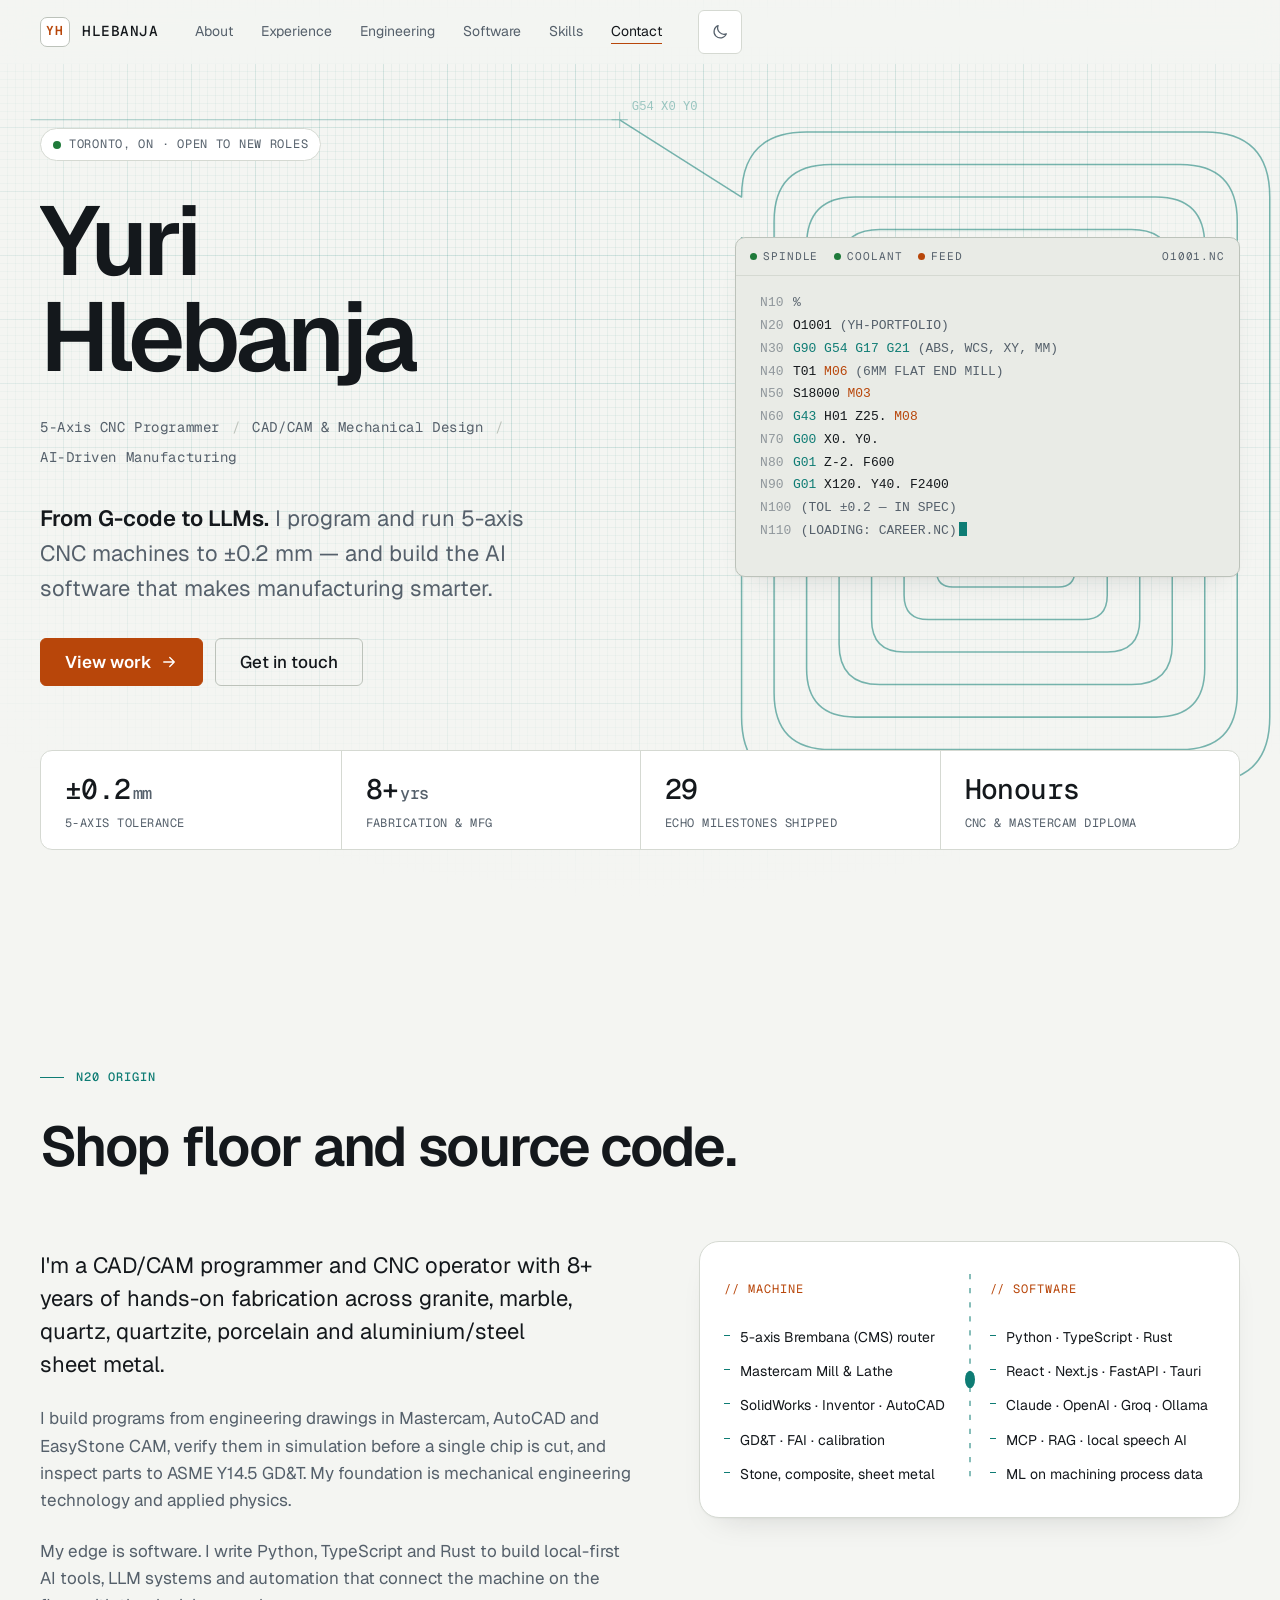
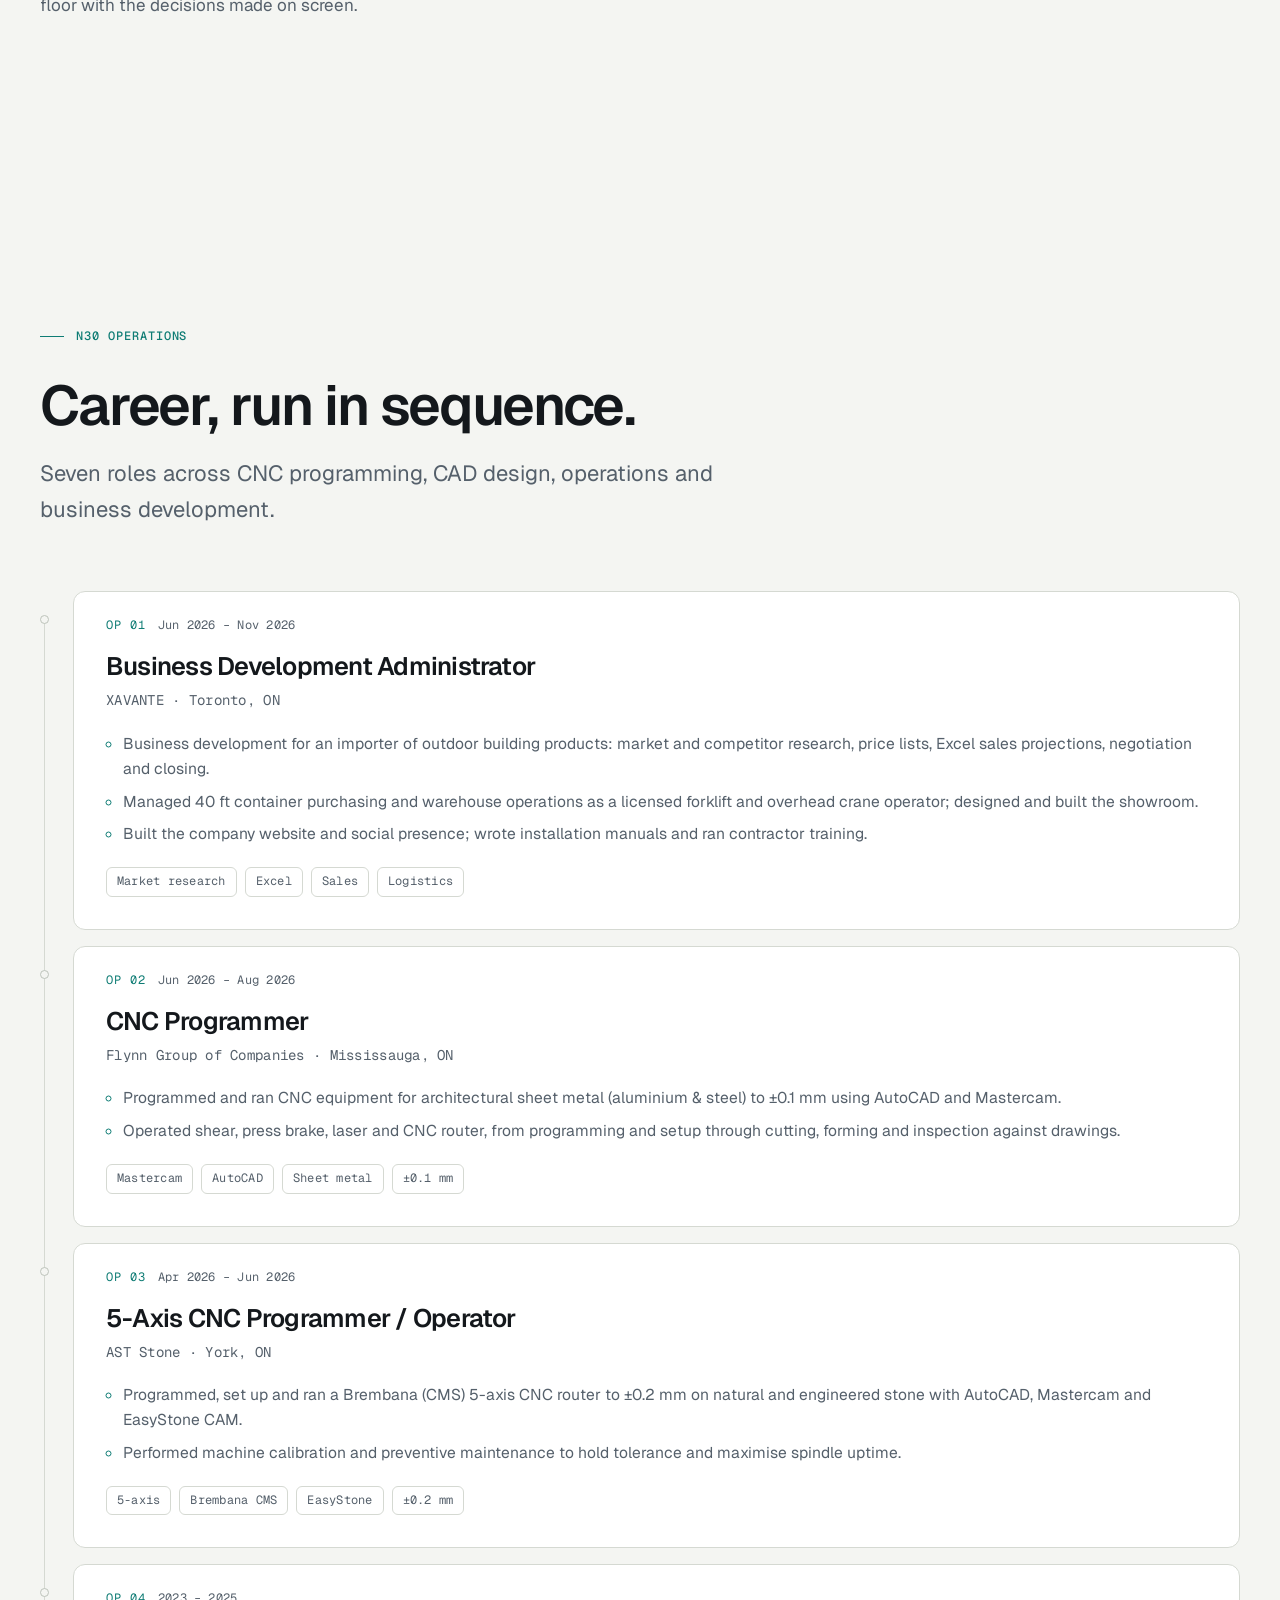
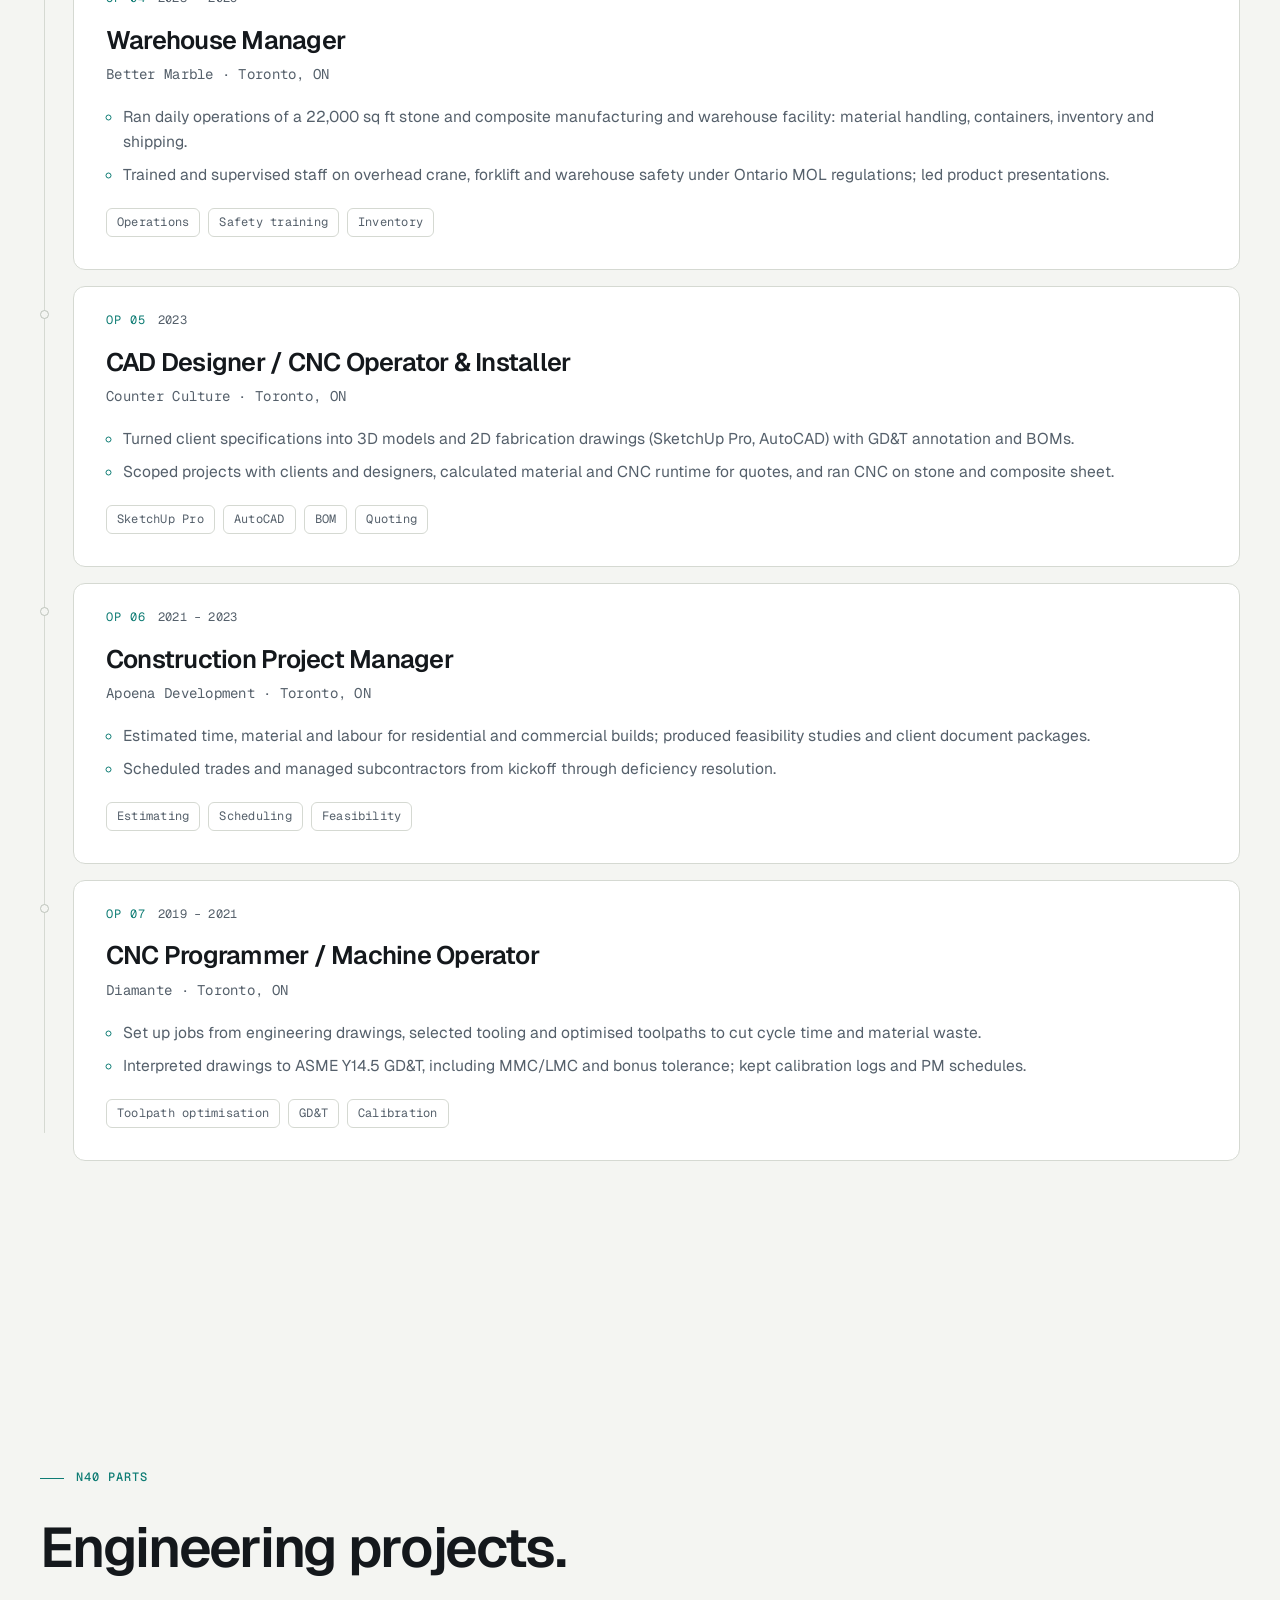
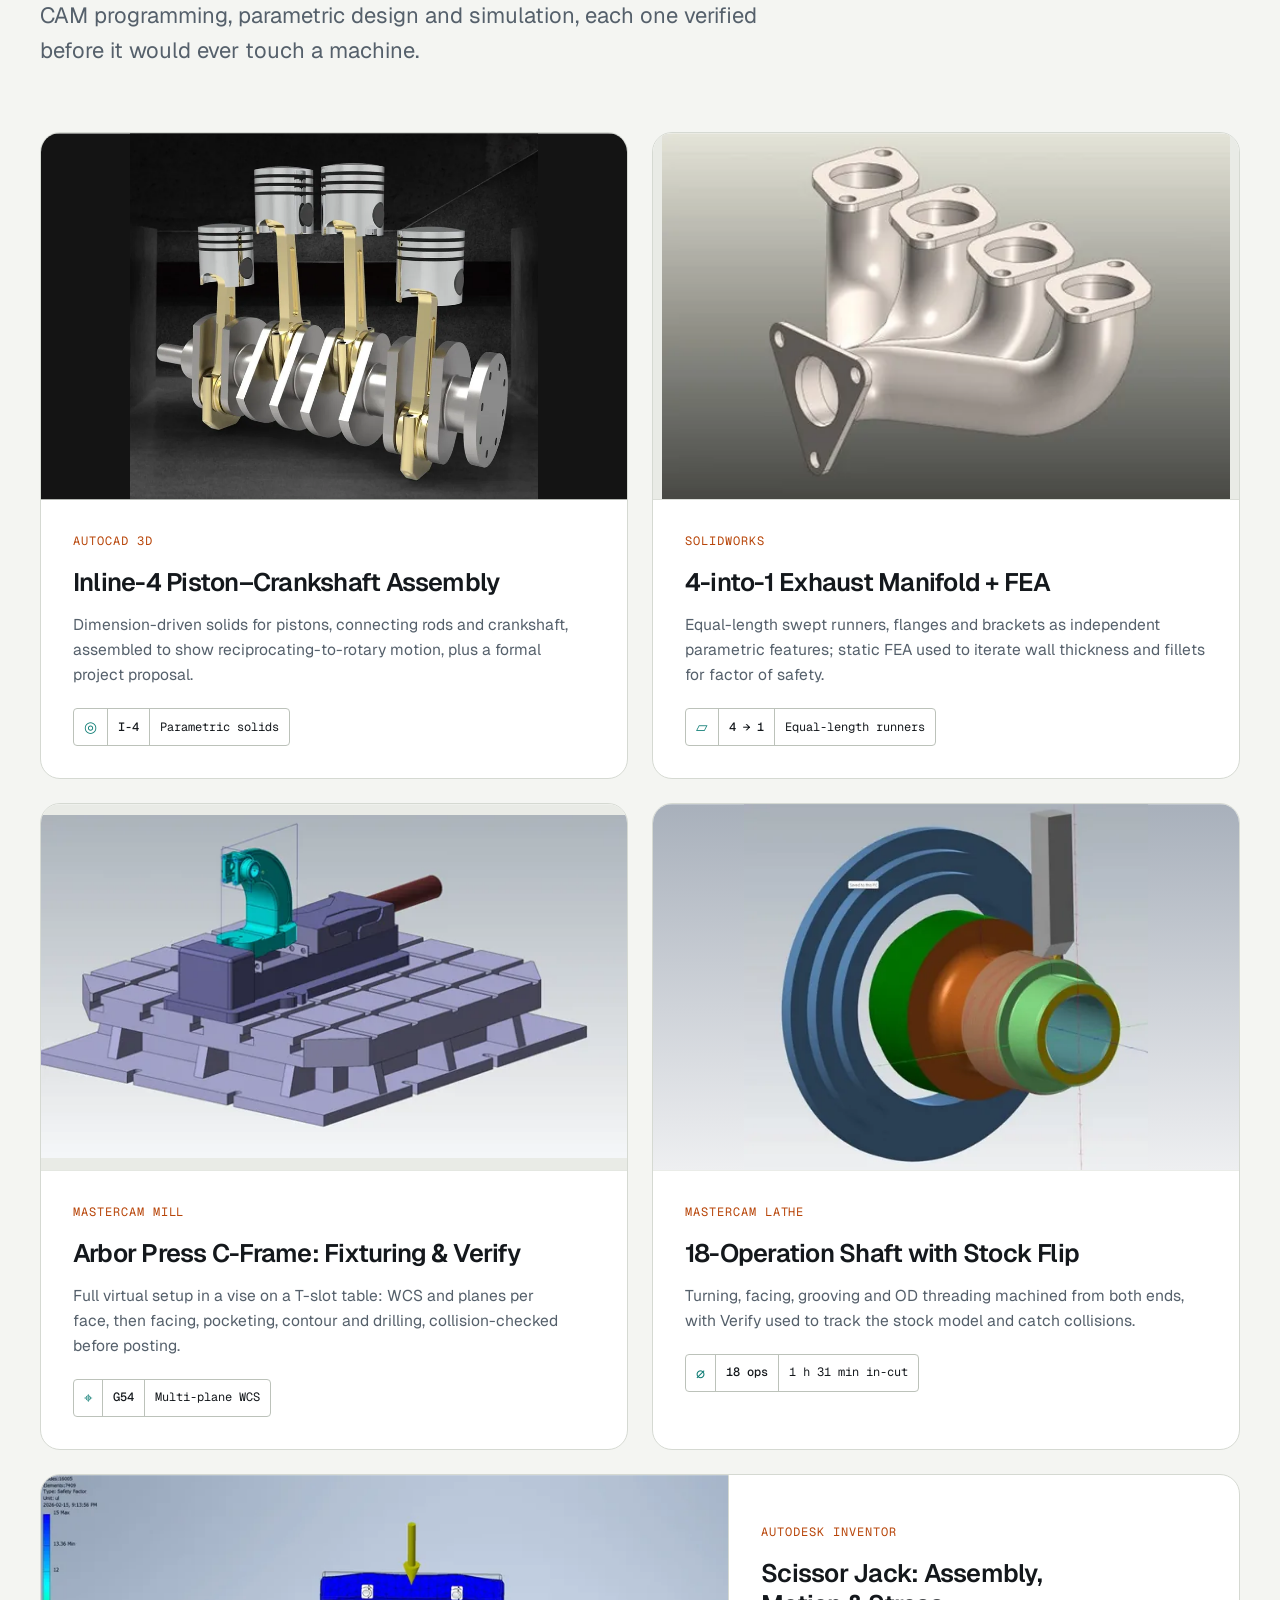
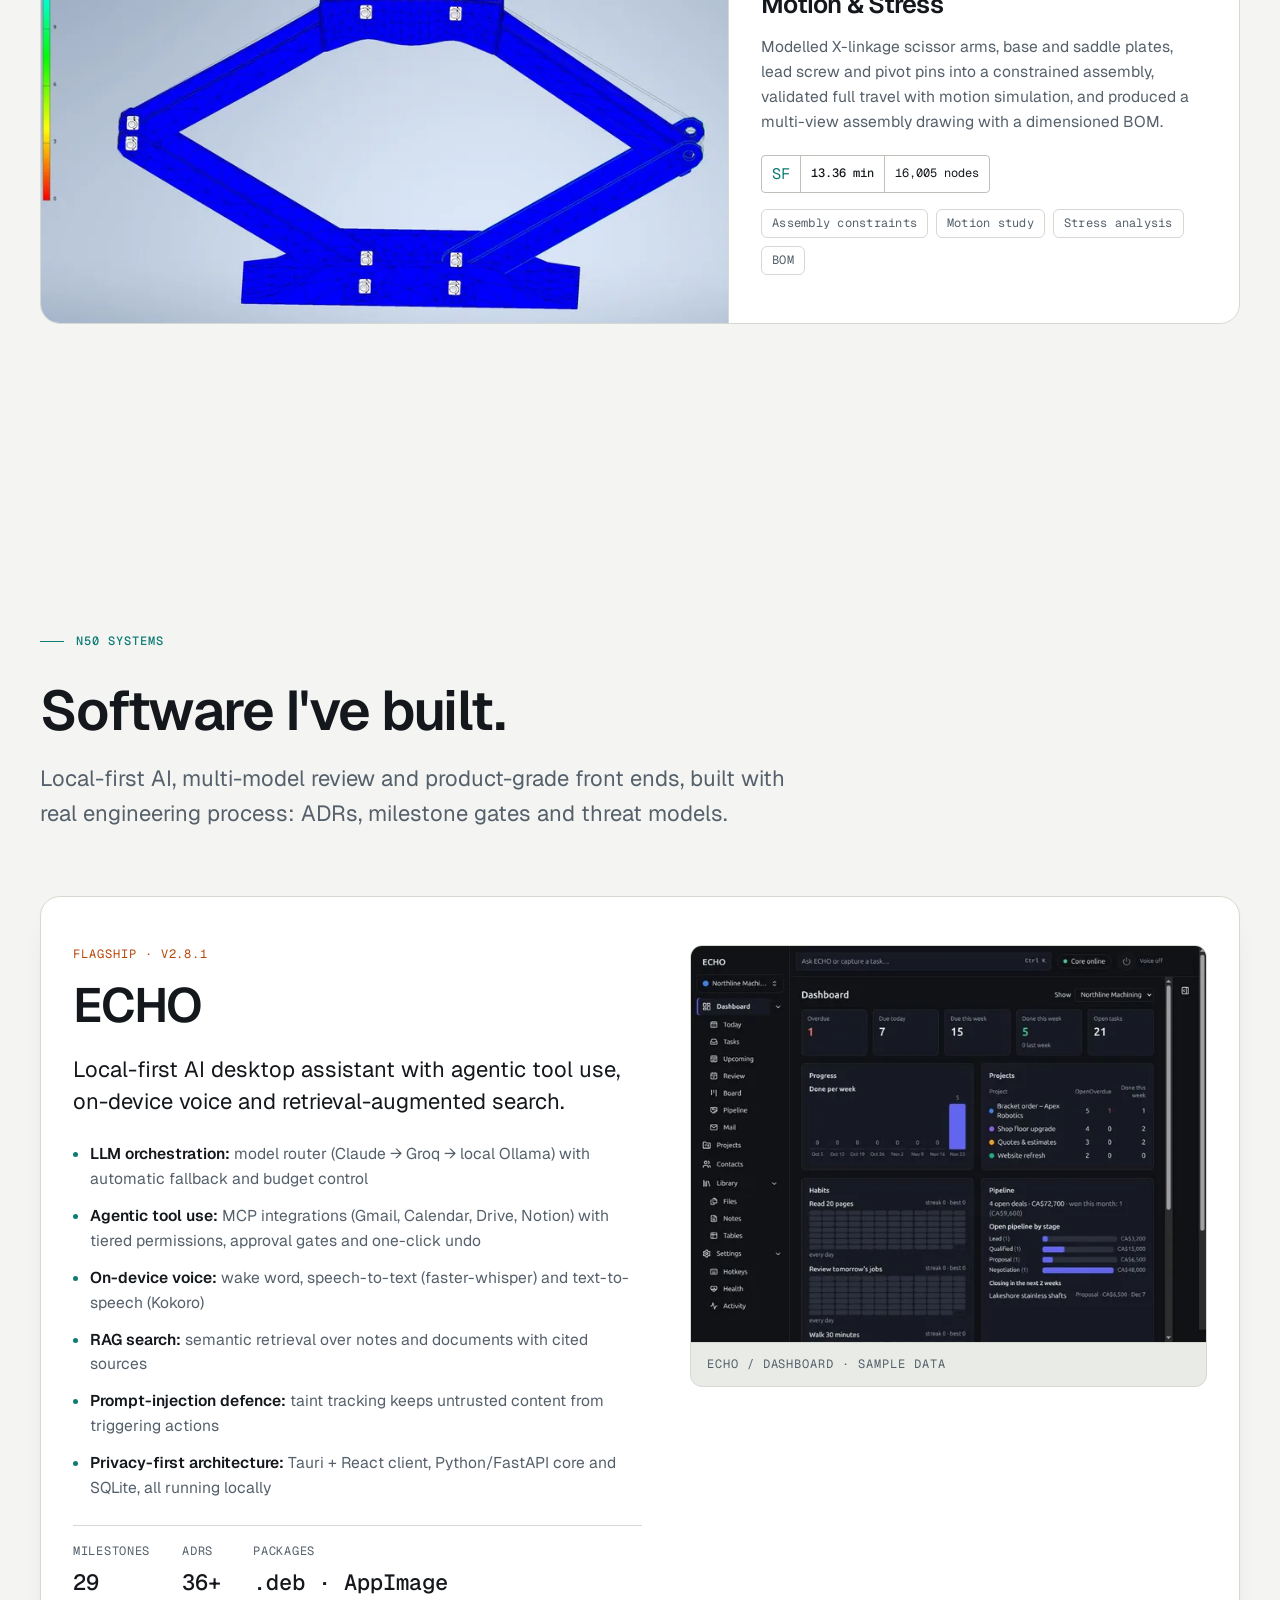
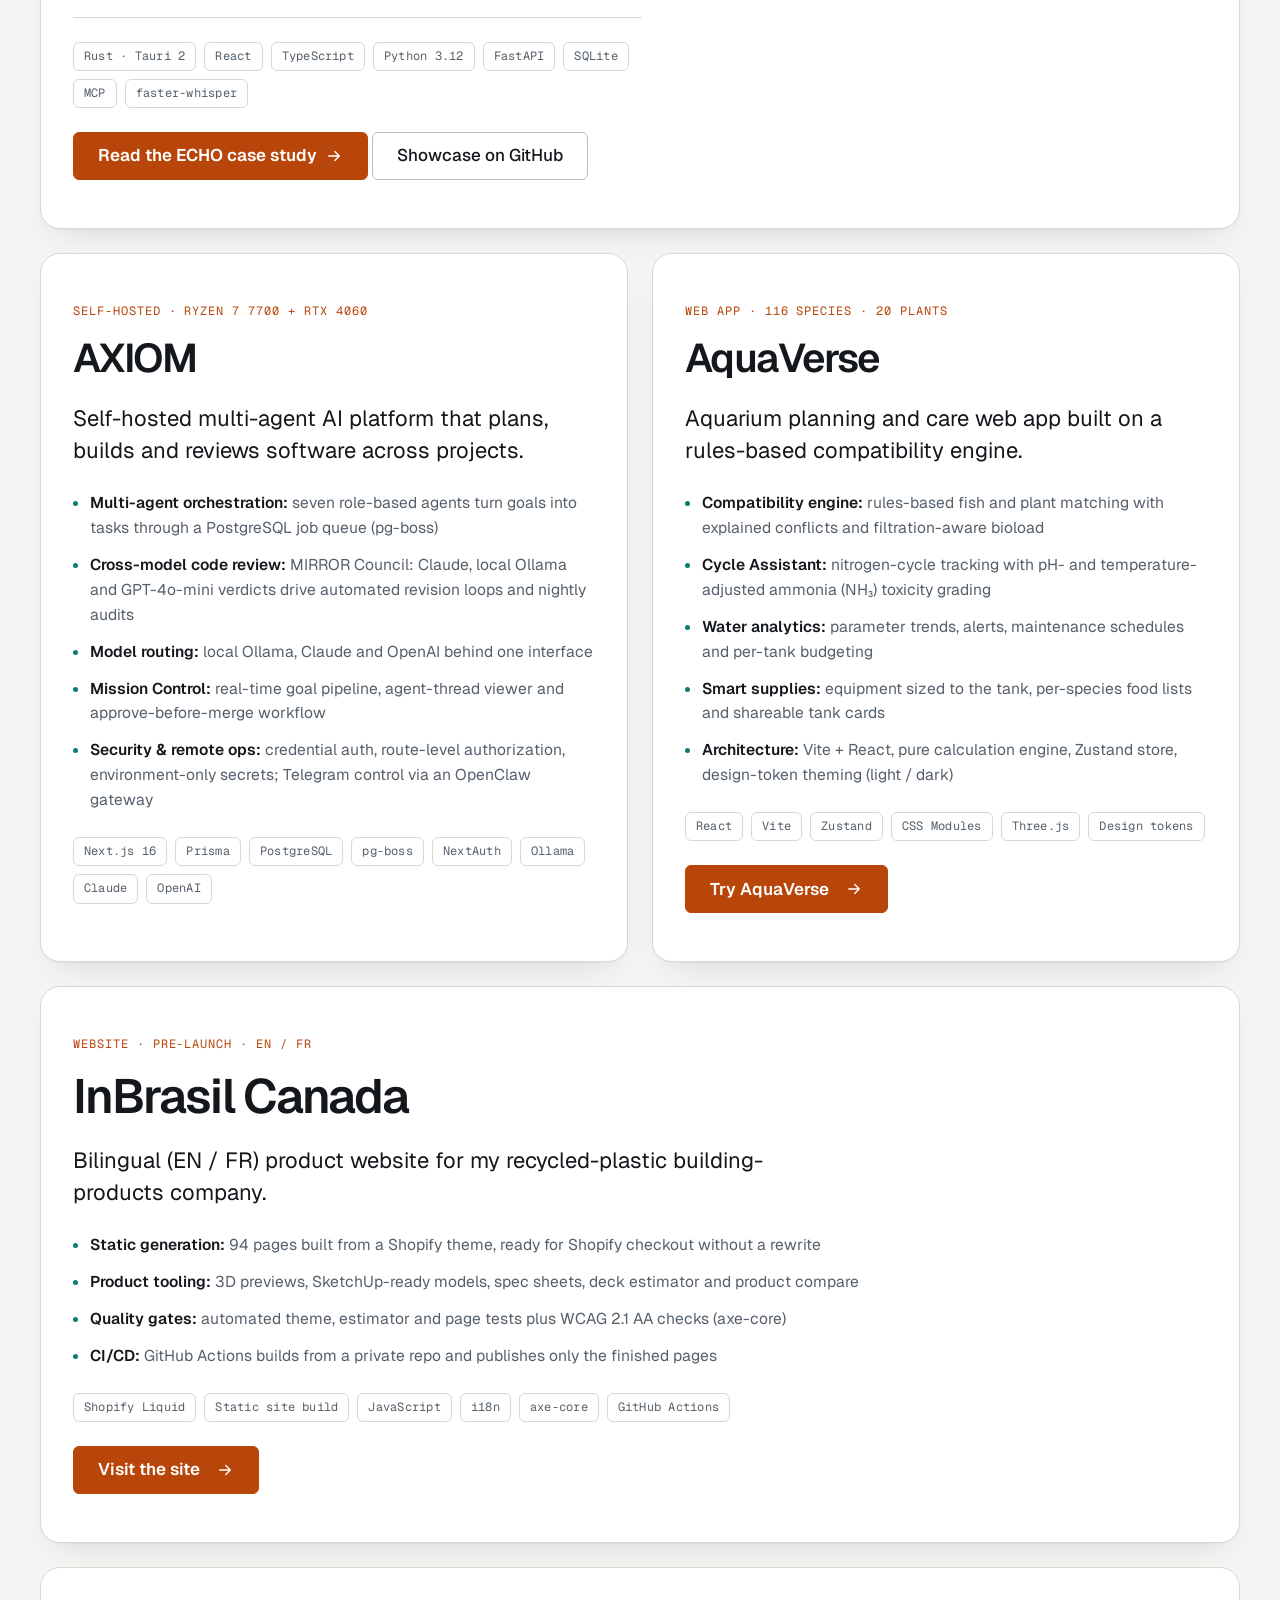
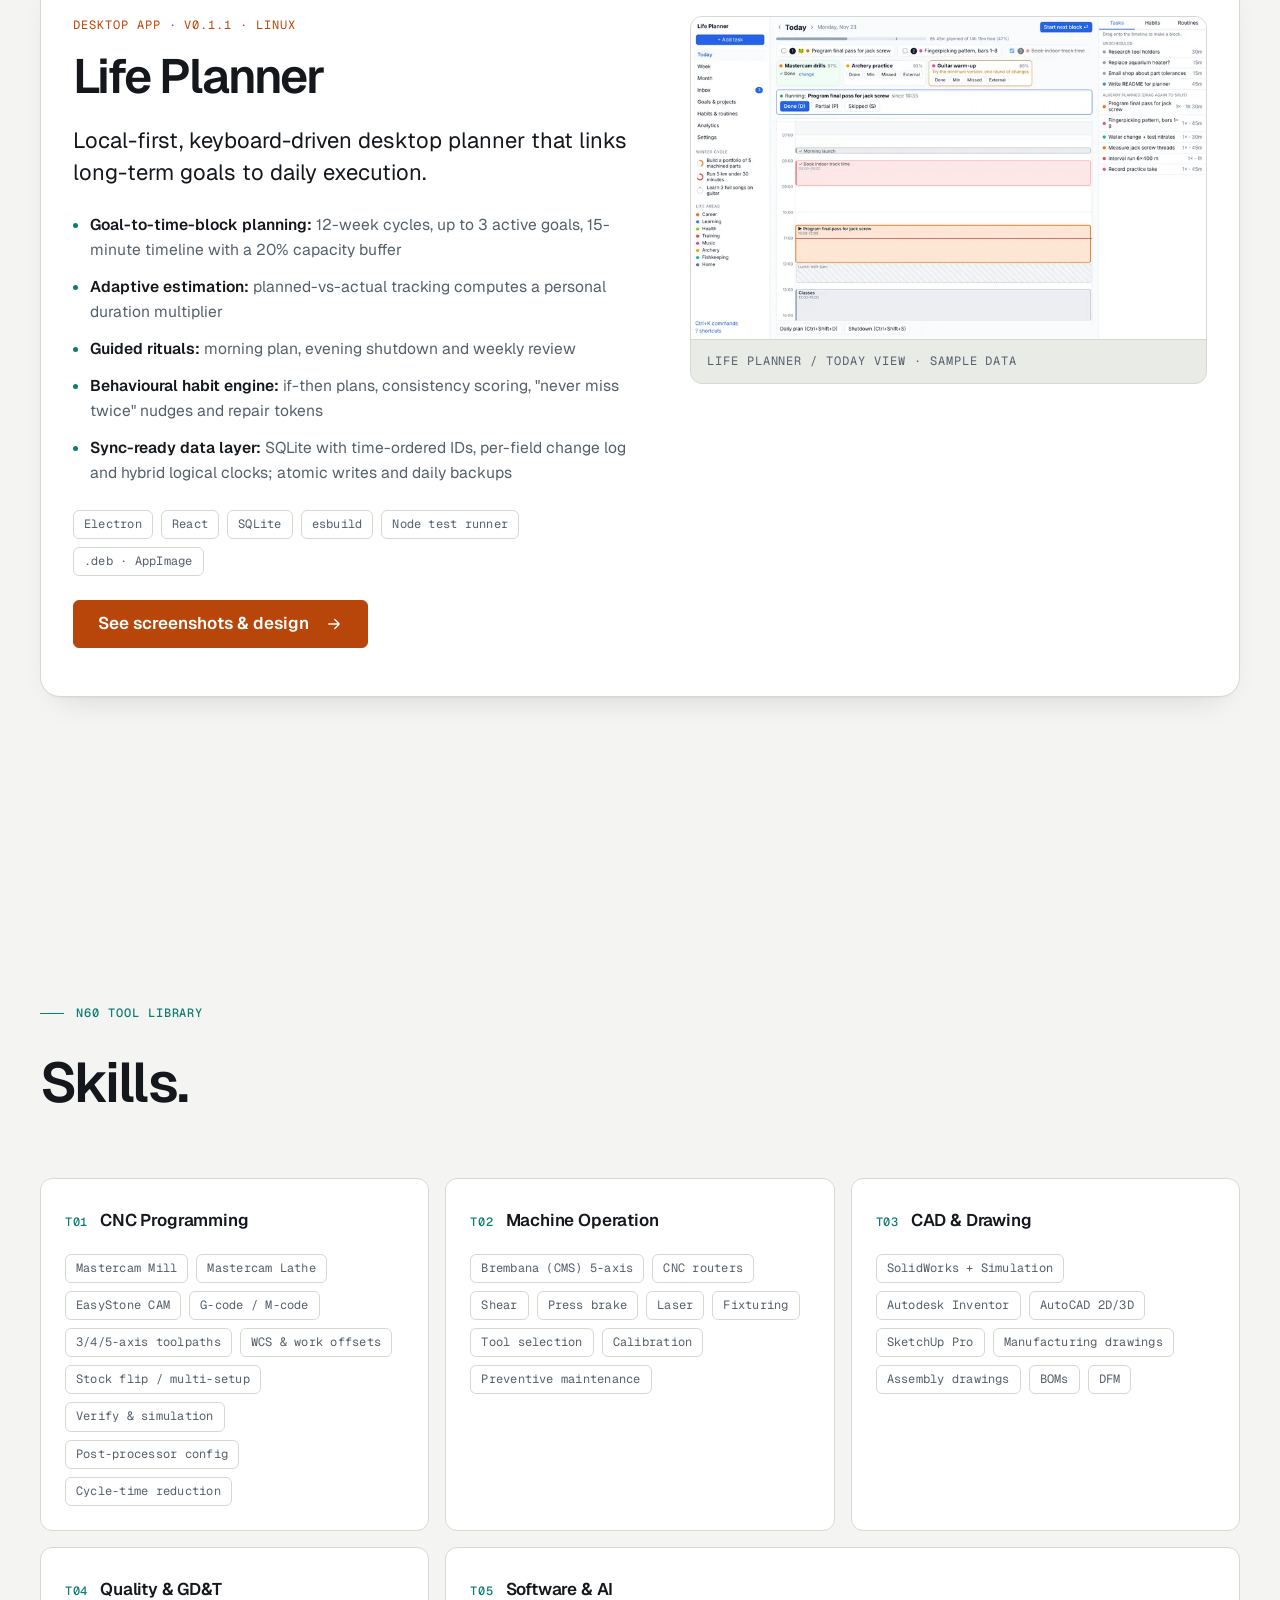
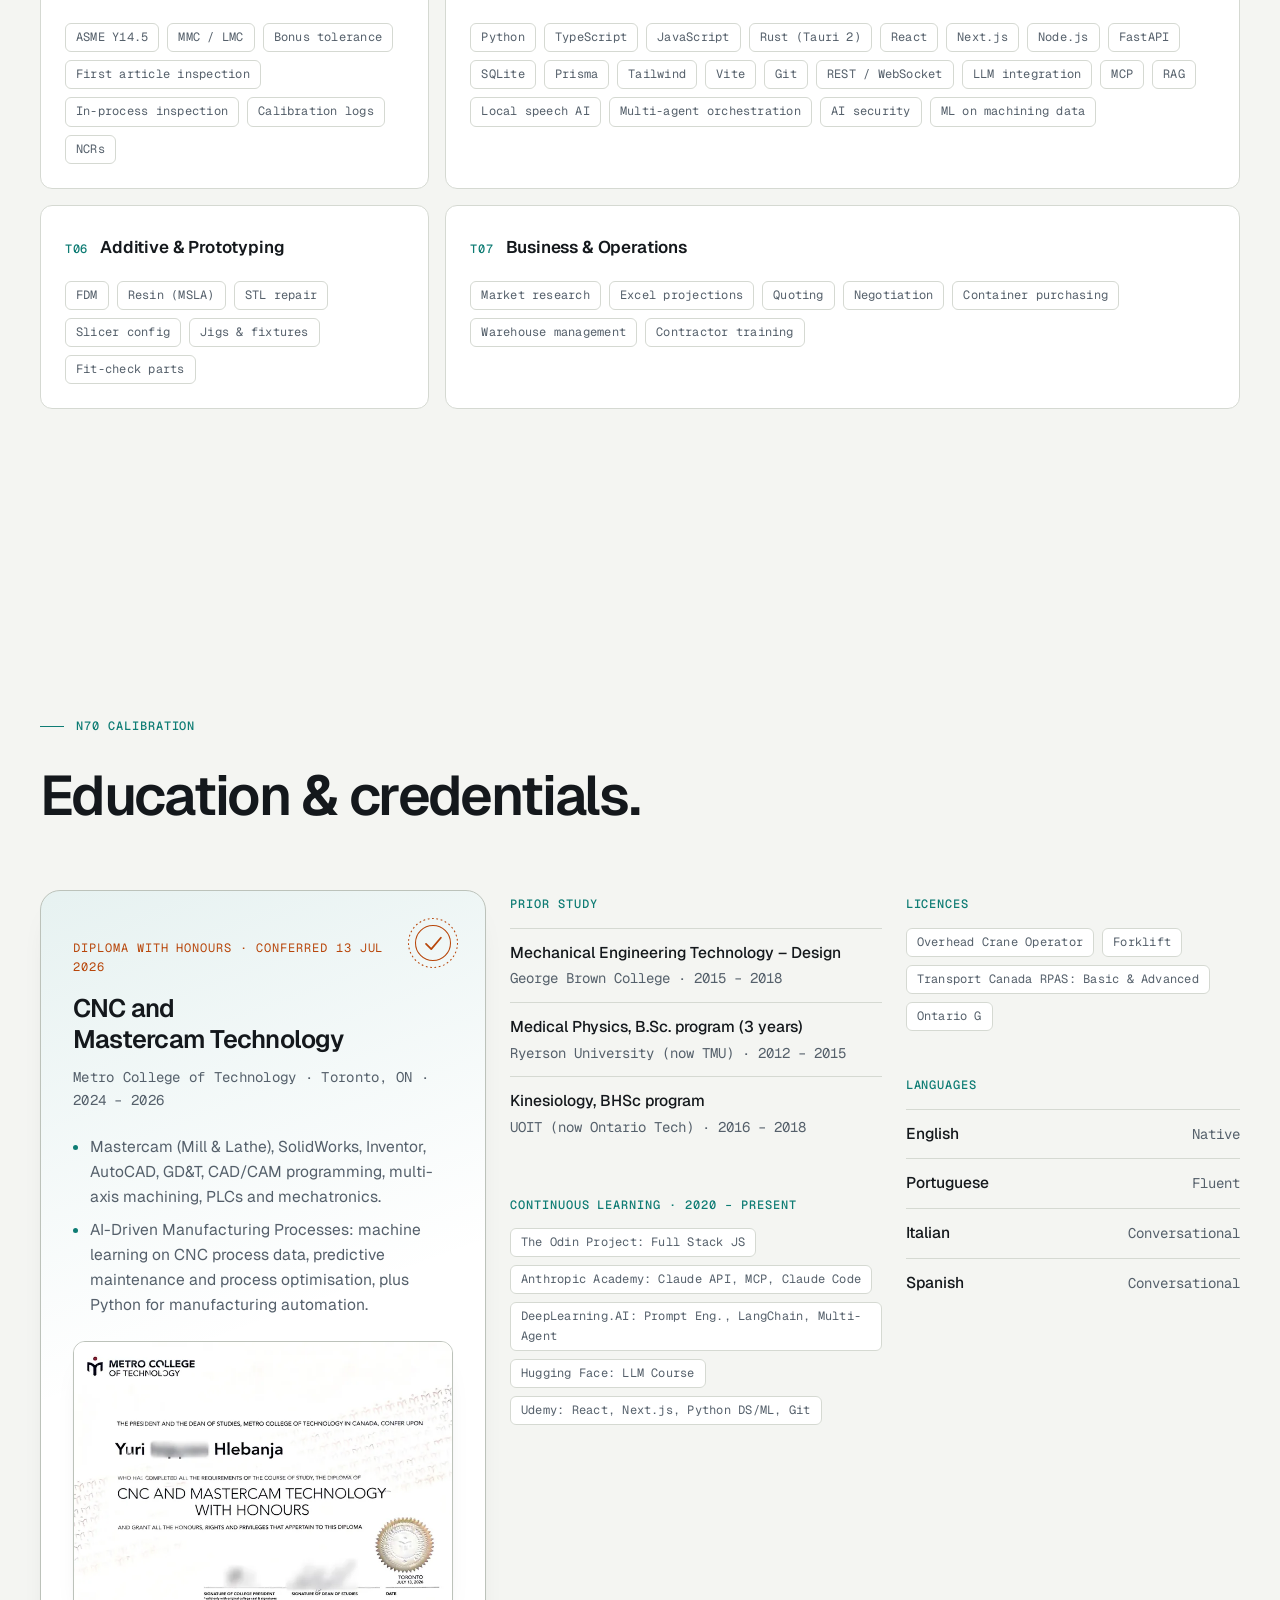
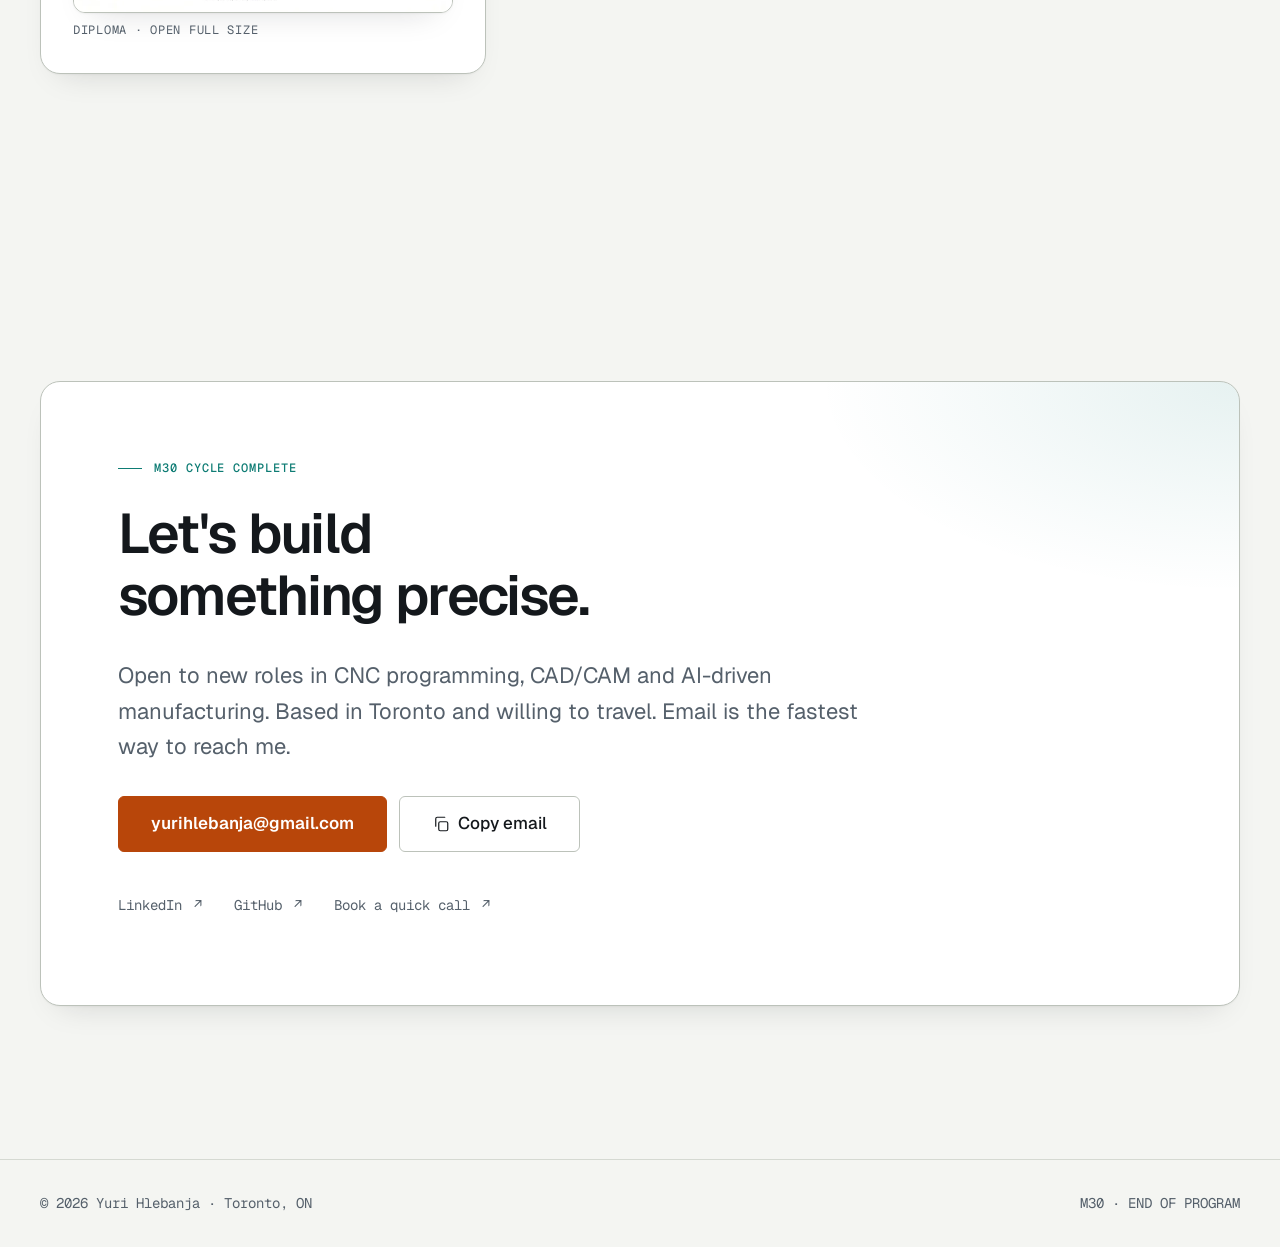
<file: index.html>
<!doctype html>
<html lang="en" data-theme="dark">
<head>
  <meta charset="utf-8" />
  <meta name="viewport" content="width=device-width, initial-scale=1" />
  <title>Yuri Hlebanja — CNC Programmer · CAD/CAM · AI-Driven Manufacturing</title>
  <meta name="description" content="5-axis CNC programmer and CAD/CAM designer in Toronto who builds AI software for manufacturing. Mastercam, SolidWorks, Inventor, GD&amp;T — and Python, TypeScript, Rust." />
  <meta property="og:type" content="website" />
  <meta property="og:url" content="https://yurihtal.github.io/" />
  <meta property="og:title" content="Yuri Hlebanja · AI Software Development + CNC / CAD / CAM" />
  <meta property="og:description" content="AI assistants, agents and business apps, plus Mastercam programming and SolidWorks, Inventor and AutoCAD design. Toronto, remote across Canada." />
  <meta property="og:image" content="https://yurihtal.github.io/img/og-portfolio.jpg" />
  <meta property="og:image:width" content="1200" />
  <meta property="og:image:height" content="627" />
  <meta property="og:image:alt" content="AI Software Development plus CNC, CAD and CAM Technology: services by Yuri Hlebanja." />
  <meta name="twitter:card" content="summary_large_image" />
  <meta name="color-scheme" content="dark light" />
  <meta name="theme-color" content="#0B0D10" media="(prefers-color-scheme: dark)" />
  <meta name="theme-color" content="#F4F5F2" media="(prefers-color-scheme: light)" />
  <link rel="canonical" href="https://yurihtal.github.io/" />

  <!-- Theme: set before first paint to avoid a flash of the wrong theme -->
  <script>
    (function () {
      var t = null;
      try { t = localStorage.getItem('theme'); } catch (e) {}
      if (t !== 'light' && t !== 'dark') {
        t = window.matchMedia && window.matchMedia('(prefers-color-scheme: light)').matches ? 'light' : 'dark';
      }
      var d = document.documentElement;
      d.setAttribute('data-theme', t);
      // Motion opt-in: only when allowed. If motion.js never reports ready, show everything.
      if (!(window.matchMedia && window.matchMedia('(prefers-reduced-motion: reduce)').matches)) {
        d.classList.add('js-motion');
        setTimeout(function () { if (!d.classList.contains('motion-ready')) d.classList.remove('js-motion'); }, 2500);
      }
    })();
  </script>

  <link rel="preconnect" href="https://fonts.googleapis.com" />
  <link rel="preconnect" href="https://fonts.gstatic.com" crossorigin />
  <link rel="stylesheet" href="https://fonts.googleapis.com/css2?family=Geist:wght@400;500;600&family=Geist+Mono:wght@400;500&display=swap" />
  <link rel="stylesheet" href="css/site.css?v=20261124-1" />
  <link rel="icon" href="data:image/svg+xml,%3Csvg xmlns='http://www.w3.org/2000/svg' viewBox='0 0 32 32'%3E%3Crect width='32' height='32' rx='7' fill='%230B0D10'/%3E%3Ctext x='16' y='21' text-anchor='middle' font-family='monospace' font-size='13' font-weight='600' fill='%23FF6A1A'%3EYH%3C/text%3E%3C/svg%3E" />
  <script src="js/main.js?v=20261121-2" defer></script>
  <script src="js/motion.js?v=20261121-2" defer></script>
</head>
<body>
  <a class="skip-link" href="#main">Skip to content</a>
  <div class="blueprint" aria-hidden="true"></div>

  <!-- ============ NAV ============ -->
  <header class="nav" id="top">
    <div class="container nav__inner">
      <a class="brand" href="#top" aria-label="Yuri Hlebanja — back to top">
        <span class="brand__mark" aria-hidden="true">YH</span>
        <span>HLEBANJA</span>
      </a>
      <nav aria-label="Primary">
        <ul class="nav__links" role="list">
          <li><a href="#about">About</a></li>
          <li><a href="#experience">Experience</a></li>
          <li><a href="#engineering">Engineering</a></li>
          <li><a href="#software">Software</a></li>
          <li><a href="#skills">Skills</a></li>
          <li><a href="#contact">Contact</a></li>
        </ul>
      </nav>
      <div class="nav__actions">
        <button class="icon-btn theme-toggle" type="button" data-theme-toggle aria-label="Switch to light theme">
          <svg class="icon-sun" viewBox="0 0 24 24" fill="none" stroke="currentColor" stroke-width="1.6" stroke-linecap="round" aria-hidden="true"><circle cx="12" cy="12" r="4"/><path d="M12 2v2M12 20v2M4.93 4.93l1.41 1.41M17.66 17.66l1.41 1.41M2 12h2M20 12h2M4.93 19.07l1.41-1.41M17.66 6.34l1.41-1.41"/></svg>
          <svg class="icon-moon" viewBox="0 0 24 24" fill="none" stroke="currentColor" stroke-width="1.6" stroke-linecap="round" stroke-linejoin="round" aria-hidden="true"><path d="M20.5 14.5A8.5 8.5 0 0 1 9.5 3.5a8.5 8.5 0 1 0 11 11z"/></svg>
        </button>
        <button class="icon-btn menu-btn" type="button" aria-expanded="false" aria-controls="sheet" aria-label="Open menu" data-menu-toggle>
          <svg viewBox="0 0 24 24" fill="none" stroke="currentColor" stroke-width="1.6" stroke-linecap="round" aria-hidden="true"><path d="M4 8h16M4 16h16"/></svg>
        </button>
      </div>
    </div>
  </header>

  <div class="sheet" id="sheet" hidden>
    <nav aria-label="Mobile">
      <ul>
        <li><a href="#about"><span>N20</span>About</a></li>
        <li><a href="#experience"><span>N30</span>Experience</a></li>
        <li><a href="#engineering"><span>N40</span>Engineering</a></li>
        <li><a href="#software"><span>N50</span>Software</a></li>
        <li><a href="#skills"><span>N60</span>Skills</a></li>
        <li><a href="#contact"><span>M30</span>Contact</a></li>
      </ul>
    </nav>
  </div>

  <main id="main" tabindex="-1">
    <!-- ============ HERO ============ -->
    <section class="hero" aria-labelledby="hero-title">
      <svg class="hero__toolpath" viewBox="0 0 1440 900" preserveAspectRatio="xMidYMid slice" aria-hidden="true">
        <path class="toolpath rapid" d="M 120 118 L 700 118" fill="none" stroke="currentColor" stroke-width="1" stroke-dasharray="4 6" opacity="0.6"/>
        <path class="toolpath cut" fill="none" stroke="currentColor" stroke-width="1.5" stroke-linejoin="round"
          d="M 700 118 L 820 194 Q 820 130 884 130 L 1276 130 Q 1340 130 1340 194 L 1340 706 Q 1340 770 1276 770 L 884 770 Q 820 770 820 706 L 820 234 L 852 258 L 852 218 Q 852 162 908 162 L 1252 162 Q 1308 162 1308 218 L 1308 682 Q 1308 738 1252 738 L 908 738 Q 852 738 852 682 L 852 258 L 884 282 L 884 242 Q 884 194 932 194 L 1228 194 Q 1276 194 1276 242 L 1276 658 Q 1276 706 1228 706 L 932 706 Q 884 706 884 658 L 884 282 L 916 306 L 916 266 Q 916 226 956 226 L 1204 226 Q 1244 226 1244 266 L 1244 634 Q 1244 674 1204 674 L 956 674 Q 916 674 916 634 L 916 306 L 948 330 L 948 290 Q 948 258 980 258 L 1180 258 Q 1212 258 1212 290 L 1212 610 Q 1212 642 1180 642 L 980 642 Q 948 642 948 610 L 948 330 L 980 354 L 980 314 Q 980 290 1004 290 L 1156 290 Q 1180 290 1180 314 L 1180 586 Q 1180 610 1156 610 L 1004 610 Q 980 610 980 586 L 980 354 L 1012 378 L 1012 338 Q 1012 322 1028 322 L 1132 322 Q 1148 322 1148 338 L 1148 562 Q 1148 578 1132 578 L 1028 578 Q 1012 578 1012 562 L 1012 378 L 1044 404"/>
        <g class="drills" stroke="currentColor" stroke-width="1" fill="none" opacity="0.8">
          <g transform="translate(160 760)"><circle r="10"/><path d="M-18 0h36M0-18v36"/></g>
          <g transform="translate(260 760)"><circle r="10"/><path d="M-18 0h36M0-18v36"/></g>
          <g transform="translate(360 760)"><circle r="10"/><path d="M-18 0h36M0-18v36"/></g>
        </g>
        <g class="datum" font-family="monospace" font-size="12" fill="currentColor" opacity="0.7">
          <path d="M 700 118 m -8 0 h 16 M 700 118 m 0 -8 v 16" stroke="currentColor"/>
          <text x="712" y="108">G54 X0 Y0</text>
        </g>
      </svg>

      <div class="container hero__grid">
        <div class="hero__copy">
          <p class="hero__status" data-intro style="--i:0"><span class="dot" aria-hidden="true"></span>Toronto, ON · Open to new roles</p>
          <h1 class="hero__title" id="hero-title">
            <span class="line"><span data-intro style="--i:1">Yuri</span></span>
            <span class="line"><span data-intro style="--i:2">Hlebanja</span></span>
          </h1>
          <p class="hero__role" data-intro style="--i:3"><span>5-Axis CNC Programmer</span><span>CAD/CAM &amp; Mechanical Design</span><span>AI-Driven Manufacturing</span></p>
          <p class="hero__tagline" data-intro style="--i:4"><strong>From G-code to LLMs.</strong> I program and run 5-axis CNC machines to ±0.2&nbsp;mm — and build the AI software that makes manufacturing smarter.</p>
          <div class="hero__ctas" data-intro style="--i:5">
            <a class="btn btn--primary" href="#engineering">View work
              <svg class="arrow" viewBox="0 0 24 24" fill="none" stroke="currentColor" stroke-width="1.8" stroke-linecap="round" stroke-linejoin="round" aria-hidden="true"><path d="M5 12h14M13 6l6 6-6 6"/></svg>
            </a>
            <a class="btn" href="#contact">Get in touch</a>
          </div>
        </div>

        <figure class="terminal" data-intro style="--i:2" aria-label="Decorative CNC program listing">
          <div class="terminal__bar" aria-hidden="true">
            <span class="lamp on"><i></i>SPINDLE</span>
            <span class="lamp on"><i></i>COOLANT</span>
            <span class="lamp hot"><i></i>FEED</span>
            <span class="file">O1001.NC</span>
          </div>
          <pre class="terminal__body" aria-hidden="true" data-terminal><code><span class="ln"><span class="n">N10</span><span class="c">%</span></span><span class="ln"><span class="n">N20</span>O1001 <span class="c">(YH-PORTFOLIO)</span></span><span class="ln"><span class="n">N30</span><span class="g">G90 G54 G17 G21</span> <span class="c">(ABS, WCS, XY, MM)</span></span><span class="ln"><span class="n">N40</span>T01 <span class="m">M06</span> <span class="c">(6MM FLAT END MILL)</span></span><span class="ln"><span class="n">N50</span>S18000 <span class="m">M03</span></span><span class="ln opt"><span class="n">N60</span><span class="g">G43</span> H01 Z25. <span class="m">M08</span></span><span class="ln"><span class="n">N70</span><span class="g">G00</span> X0. Y0.</span><span class="ln opt"><span class="n">N80</span><span class="g">G01</span> Z-2. F600</span><span class="ln"><span class="n">N90</span><span class="g">G01</span> X120. Y40. F2400</span><span class="ln opt"><span class="n">N100</span><span class="c">(TOL ±0.2 — IN SPEC)</span></span><span class="ln"><span class="n">N110</span><span class="c">(LOADING: CAREER.NC)</span><span class="cursor"></span></span></code></pre>
        </figure>
      </div>

      <div class="container" style="position:relative;z-index:1">
        <ul class="stats" role="list" aria-label="Key figures" data-intro style="--i:6">
          <li class="stat"><span class="stat__value num"><span data-count="0.2" data-prefix="±">±0.2</span><span class="unit">mm</span></span><span class="stat__label">5-axis tolerance</span></li>
          <li class="stat"><span class="stat__value num"><span data-count="8">8</span>+<span class="unit">yrs</span></span><span class="stat__label">Fabrication &amp; mfg</span></li>
          <li class="stat"><span class="stat__value num"><span data-count="29">29</span></span><span class="stat__label">ECHO milestones shipped</span></li>
          <li class="stat"><span class="stat__value">Honours</span><span class="stat__label">CNC &amp; Mastercam diploma</span></li>
        </ul>
      </div>
    </section>

    <!-- ============ N20 ABOUT ============ -->
    <section class="section" id="about" aria-labelledby="about-title">
      <div class="container about">
        <header class="section-head" data-reveal>
          <span class="code-label">N20 Origin</span>
          <h2 id="about-title">Shop floor and source code.</h2>
        </header>
        <div class="about__grid">
          <div class="about__copy" data-reveal>
            <p class="lead">I'm a CAD/CAM programmer and CNC operator with 8+ years of hands-on fabrication across granite, marble, quartz, quartzite, porcelain and aluminium/steel sheet metal.</p>
            <p>I build programs from engineering drawings in Mastercam, AutoCAD and EasyStone CAM, verify them in simulation before a single chip is cut, and inspect parts to ASME&nbsp;Y14.5 GD&amp;T. My foundation is mechanical engineering technology and applied physics.</p>
            <p>My edge is software. I write Python, TypeScript and Rust to build local-first AI tools, LLM systems and automation that connect the machine on the floor with the decisions made on screen.</p>
          </div>
          <div class="bridge" data-reveal aria-label="Two disciplines">
            <div class="bridge__col">
              <span class="bridge__head mono">// MACHINE</span>
              <ul role="list">
                <li>5-axis Brembana (CMS) router</li>
                <li>Mastercam Mill &amp; Lathe</li>
                <li>SolidWorks · Inventor · AutoCAD</li>
                <li>GD&amp;T · FAI · calibration</li>
                <li>Stone, composite, sheet metal</li>
              </ul>
            </div>
            <div class="bridge__link" aria-hidden="true">
              <svg viewBox="0 0 40 120" preserveAspectRatio="none"><path d="M20 0 V120" stroke="currentColor" stroke-dasharray="3 5"/><circle cx="20" cy="60" r="5" fill="currentColor"/></svg>
            </div>
            <div class="bridge__col">
              <span class="bridge__head mono">// SOFTWARE</span>
              <ul role="list">
                <li>Python · TypeScript · Rust</li>
                <li>React · Next.js · FastAPI · Tauri</li>
                <li>Claude · OpenAI · Groq · Ollama</li>
                <li>MCP · RAG · local speech AI</li>
                <li>ML on machining process data</li>
              </ul>
            </div>
          </div>
        </div>
      </div>
    </section>

    <!-- ============ N30 EXPERIENCE ============ -->
    <section class="section" id="experience" aria-labelledby="exp-title">
      <div class="container">
        <header class="section-head" data-reveal>
          <span class="code-label">N30 Operations</span>
          <h2 id="exp-title">Career, run in sequence.</h2>
          <p>Seven roles across CNC programming, CAD design, operations and business development.</p>
        </header>

        <ol class="timeline" role="list" data-timeline>
          <li class="op" data-reveal>
                        <article class="op__card">
              <div class="op__meta"><span class="op__n mono">OP 01</span><span class="op__date mono">Jun 2026 – Nov 2026</span></div>
              <h3>Business Development Administrator</h3>
              <p class="op__co">XAVANTE · Toronto, ON</p>
              <ul class="op__list">
                <li>Business development for an importer of outdoor building products: market and competitor research, price lists, Excel sales projections, negotiation and closing.</li>
                <li>Managed 40&nbsp;ft container purchasing and warehouse operations as a licensed forklift and overhead crane operator; designed and built the showroom.</li>
                <li>Built the company website and social presence; wrote installation manuals and ran contractor training.</li>
              </ul>
              <ul class="chips" role="list"><li class="chip">Market research</li><li class="chip">Excel</li><li class="chip">Sales</li><li class="chip">Logistics</li></ul>
            </article>
          </li>
          <li class="op" data-reveal>
                        <article class="op__card">
              <div class="op__meta"><span class="op__n mono">OP 02</span><span class="op__date mono">Jun 2026 – Aug 2026</span></div>
              <h3>CNC Programmer</h3>
              <p class="op__co">Flynn Group of Companies · Mississauga, ON</p>
              <ul class="op__list">
                <li>Programmed and ran CNC equipment for architectural sheet metal (aluminium &amp; steel) to ±0.1&nbsp;mm using AutoCAD and Mastercam.</li>
                <li>Operated shear, press brake, laser and CNC router, from programming and setup through cutting, forming and inspection against drawings.</li>
              </ul>
              <ul class="chips" role="list"><li class="chip">Mastercam</li><li class="chip">AutoCAD</li><li class="chip">Sheet metal</li><li class="chip">±0.1 mm</li></ul>
            </article>
          </li>
          <li class="op op--key" data-reveal>
                        <article class="op__card">
              <div class="op__meta"><span class="op__n mono">OP 03</span><span class="op__date mono">Apr 2026 – Jun 2026</span></div>
              <h3>5-Axis CNC Programmer / Operator</h3>
              <p class="op__co">AST Stone · York, ON</p>
              <ul class="op__list">
                <li>Programmed, set up and ran a Brembana (CMS) 5-axis CNC router to ±0.2&nbsp;mm on natural and engineered stone with AutoCAD, Mastercam and EasyStone CAM.</li>
                <li>Performed machine calibration and preventive maintenance to hold tolerance and maximise spindle uptime.</li>
              </ul>
              <ul class="chips" role="list"><li class="chip">5-axis</li><li class="chip">Brembana CMS</li><li class="chip">EasyStone</li><li class="chip">±0.2 mm</li></ul>
            </article>
          </li>
          <li class="op" data-reveal>
                        <article class="op__card">
              <div class="op__meta"><span class="op__n mono">OP 04</span><span class="op__date mono">2023 – 2025</span></div>
              <h3>Warehouse Manager</h3>
              <p class="op__co">Better Marble · Toronto, ON</p>
              <ul class="op__list">
                <li>Ran daily operations of a 22,000&nbsp;sq&nbsp;ft stone and composite manufacturing and warehouse facility: material handling, containers, inventory and shipping.</li>
                <li>Trained and supervised staff on overhead crane, forklift and warehouse safety under Ontario MOL regulations; led product presentations.</li>
              </ul>
              <ul class="chips" role="list"><li class="chip">Operations</li><li class="chip">Safety training</li><li class="chip">Inventory</li></ul>
            </article>
          </li>
          <li class="op" data-reveal>
                        <article class="op__card">
              <div class="op__meta"><span class="op__n mono">OP 05</span><span class="op__date mono">2023</span></div>
              <h3>CAD Designer / CNC Operator &amp; Installer</h3>
              <p class="op__co">Counter Culture · Toronto, ON</p>
              <ul class="op__list">
                <li>Turned client specifications into 3D models and 2D fabrication drawings (SketchUp Pro, AutoCAD) with GD&amp;T annotation and BOMs.</li>
                <li>Scoped projects with clients and designers, calculated material and CNC runtime for quotes, and ran CNC on stone and composite sheet.</li>
              </ul>
              <ul class="chips" role="list"><li class="chip">SketchUp Pro</li><li class="chip">AutoCAD</li><li class="chip">BOM</li><li class="chip">Quoting</li></ul>
            </article>
          </li>
          <li class="op" data-reveal>
                        <article class="op__card">
              <div class="op__meta"><span class="op__n mono">OP 06</span><span class="op__date mono">2021 – 2023</span></div>
              <h3>Construction Project Manager</h3>
              <p class="op__co">Apoena Development · Toronto, ON</p>
              <ul class="op__list">
                <li>Estimated time, material and labour for residential and commercial builds; produced feasibility studies and client document packages.</li>
                <li>Scheduled trades and managed subcontractors from kickoff through deficiency resolution.</li>
              </ul>
              <ul class="chips" role="list"><li class="chip">Estimating</li><li class="chip">Scheduling</li><li class="chip">Feasibility</li></ul>
            </article>
          </li>
          <li class="op" data-reveal>
                        <article class="op__card">
              <div class="op__meta"><span class="op__n mono">OP 07</span><span class="op__date mono">2019 – 2021</span></div>
              <h3>CNC Programmer / Machine Operator</h3>
              <p class="op__co">Diamante · Toronto, ON</p>
              <ul class="op__list">
                <li>Set up jobs from engineering drawings, selected tooling and optimised toolpaths to cut cycle time and material waste.</li>
                <li>Interpreted drawings to ASME Y14.5 GD&amp;T, including MMC/LMC and bonus tolerance; kept calibration logs and PM schedules.</li>
              </ul>
              <ul class="chips" role="list"><li class="chip">Toolpath optimisation</li><li class="chip">GD&amp;T</li><li class="chip">Calibration</li></ul>
            </article>
          </li>
        </ol>
      </div>
    </section>

    <!-- ============ N40 ENGINEERING ============ -->
    <section class="section" id="engineering" aria-labelledby="eng-title">
      <div class="container">
        <header class="section-head" data-reveal>
          <span class="code-label">N40 Parts</span>
          <h2 id="eng-title">Engineering projects.</h2>
          <p>CAM programming, parametric design and simulation, each one verified before it would ever touch a machine.</p>
        </header>

        <div class="parts">
          <article class="part" data-reveal>
            <figure class="part__media part__media--dark">
              <picture>
                <source type="image/webp" srcset="img/autocad-inline4-engine-800.webp 800w, img/autocad-inline4-engine-1404.webp 1404w" sizes="(min-width: 1024px) 380px, 100vw" />
                <img src="img/autocad-inline4-engine-800.jpg" width="800" height="716" loading="lazy" decoding="async" alt="AutoCAD 3D model of an inline-four piston and crankshaft assembly." />
              </picture>
            </figure>
            <div class="part__body">
              <span class="part__tool mono">AutoCAD 3D</span>
              <h3>Inline-4 Piston–Crankshaft Assembly</h3>
              <p>Dimension-driven solids for pistons, connecting rods and crankshaft, assembled to show reciprocating-to-rotary motion, plus a formal project proposal.</p>
              <div class="fcf" aria-label="Four cylinders, parametric"><span class="sym" aria-hidden="true">◎</span><span class="val">I-4</span><span>Parametric solids</span></div>
            </div>
          </article>

          <article class="part" data-reveal>
            <figure class="part__media">
              <picture>
                <source type="image/webp" srcset="img/solidworks-exhaust-manifold-530.webp" />
                <img src="img/solidworks-exhaust-manifold-530.jpg" width="530" height="341" loading="lazy" decoding="async" alt="SolidWorks model of a four-into-one exhaust manifold with equal-length runners." />
              </picture>
            </figure>
            <div class="part__body">
              <span class="part__tool mono">SolidWorks</span>
              <h3>4-into-1 Exhaust Manifold + FEA</h3>
              <p>Equal-length swept runners, flanges and brackets as independent parametric features; static FEA used to iterate wall thickness and fillets for factor of safety.</p>
              <div class="fcf" aria-label="Four equal-length runners"><span class="sym" aria-hidden="true">⏥</span><span class="val">4 → 1</span><span>Equal-length runners</span></div>
            </div>
          </article>

          <article class="part" data-reveal>
            <figure class="part__media">
              <picture>
                <source type="image/webp" srcset="img/mastercam-mill-arbor-press-600.webp" />
                <img src="img/mastercam-mill-arbor-press-600.jpg" width="600" height="351" loading="lazy" decoding="async" alt="Mastercam Mill virtual setup: an arbor press C-frame clamped in a vise on a T-slot milling table." />
              </picture>
            </figure>
            <div class="part__body">
              <span class="part__tool mono">Mastercam Mill</span>
              <h3>Arbor Press C-Frame: Fixturing &amp; Verify</h3>
              <p>Full virtual setup in a vise on a T-slot table: WCS and planes per face, then facing, pocketing, contour and drilling, collision-checked before posting.</p>
              <div class="fcf" aria-label="Multi-plane work coordinate setup"><span class="sym" aria-hidden="true">⌖</span><span class="val">G54</span><span>Multi-plane WCS</span></div>
            </div>
          </article>

          <article class="part" data-reveal>
            <figure class="part__media part__media--lathe">
              <picture>
                <source type="image/webp" srcset="img/mastercam-lathe-shaft-500.webp" />
                <img src="img/mastercam-lathe-shaft-500.jpg" width="500" height="452" loading="lazy" decoding="async" alt="Mastercam Lathe simulation of a threaded shaft at the final OD thread operation." />
              </picture>
            </figure>
            <div class="part__body">
              <span class="part__tool mono">Mastercam Lathe</span>
              <h3>18-Operation Shaft with Stock Flip</h3>
              <p>Turning, facing, grooving and OD threading machined from both ends, with Verify used to track the stock model and catch collisions.</p>
              <div class="fcf" aria-label="18 operations, 1 hour 31 minutes in-cut"><span class="sym" aria-hidden="true">⌀</span><span class="val">18 ops</span><span>1 h 31 min in-cut</span></div>
            </div>
          </article>

          <article class="part part--wide" data-reveal>
            <figure class="part__media">
              <picture>
                <source type="image/webp" srcset="img/inventor-scissor-jack-800.webp 800w, img/inventor-scissor-jack-1600.webp 1600w" sizes="(min-width: 1024px) 760px, 100vw" />
                <img src="img/inventor-scissor-jack-800.jpg" width="800" height="519" loading="lazy" decoding="async" alt="Autodesk Inventor stress analysis of a scissor jack under a vertical load, showing a safety-factor plot with a minimum of 13.36." />
              </picture>
            </figure>
            <div class="part__body">
              <span class="part__tool mono">Autodesk Inventor</span>
              <h3>Scissor Jack: Assembly, Motion &amp; Stress</h3>
              <p>Modelled X-linkage scissor arms, base and saddle plates, lead screw and pivot pins into a constrained assembly, validated full travel with motion simulation, and produced a multi-view assembly drawing with a dimensioned BOM.</p>
              <div class="fcf" aria-label="Minimum safety factor 13.36"><span class="sym" aria-hidden="true">SF</span><span class="val">13.36 min</span><span>16,005 nodes</span></div>
              <ul class="chips" role="list"><li class="chip">Assembly constraints</li><li class="chip">Motion study</li><li class="chip">Stress analysis</li><li class="chip">BOM</li></ul>
            </div>
          </article>
        </div>
      </div>
    </section>

    <!-- ============ N50 SOFTWARE ============ -->
    <section class="section" id="software" aria-labelledby="sw-title">
      <div class="container">
        <header class="section-head" data-reveal>
          <span class="code-label">N50 Systems</span>
          <h2 id="sw-title">Software I've built.</h2>
          <p>Local-first AI, multi-model review and product-grade front ends, built with real engineering process: ADRs, milestone gates and threat models.</p>
        </header>

        <article class="system system--flagship" data-reveal>
          <div class="system__copy">
            <span class="part__tool mono">Flagship · v2.8.1</span>
            <h3>ECHO</h3>
            <p class="system__pitch">Local-first AI desktop assistant with agentic tool use, on-device voice and retrieval-augmented search.</p>
            <ul class="system__points">
              <li><strong>LLM orchestration:</strong> model router (Claude → Groq → local Ollama) with automatic fallback and budget control</li>
              <li><strong>Agentic tool use:</strong> MCP integrations (Gmail, Calendar, Drive, Notion) with tiered permissions, approval gates and one-click undo</li>
              <li><strong>On-device voice:</strong> wake word, speech-to-text (faster-whisper) and text-to-speech (Kokoro)</li>
              <li><strong>RAG search:</strong> semantic retrieval over notes and documents with cited sources</li>
              <li><strong>Prompt-injection defence:</strong> taint tracking keeps untrusted content from triggering actions</li>
              <li><strong>Privacy-first architecture:</strong> Tauri + React client, Python/FastAPI core and SQLite, all running locally</li>
            </ul>
            <dl class="system__stats">
              <div><dt>Milestones</dt><dd class="mono">29</dd></div>
              <div><dt>ADRs</dt><dd class="mono">36+</dd></div>
              <div><dt>Packages</dt><dd class="mono">.deb · AppImage</dd></div>
            </dl>
            <ul class="chips" role="list"><li class="chip">Rust · Tauri 2</li><li class="chip">React</li><li class="chip">TypeScript</li><li class="chip">Python 3.12</li><li class="chip">FastAPI</li><li class="chip">SQLite</li><li class="chip">MCP</li><li class="chip">faster-whisper</li></ul>
            <p><a class="btn btn--primary" href="echo/">Read the ECHO case study
              <svg class="arrow" viewBox="0 0 24 24" fill="none" stroke="currentColor" stroke-width="1.8" stroke-linecap="round" stroke-linejoin="round" aria-hidden="true"><path d="M5 12h14M13 6l6 6-6 6"/></svg>
            </a>
              <a class="btn" href="https://github.com/YurihTal/echo-showcase" target="_blank" rel="noopener">Showcase on GitHub<span class="sr-only"> (opens in a new tab)</span></a></p>
          </div>
          <figure class="shot">
            <a href="echo/#screens" aria-label="See all ECHO screens">
              <picture>
                <source type="image/webp" srcset="img/echo/echo-dashboard-640.webp 640w, img/echo/echo-dashboard.webp 1083w" sizes="(min-width: 1024px) 520px, 100vw" />
                <img src="img/echo/echo-dashboard-640.jpg" srcset="img/echo/echo-dashboard-640.jpg 640w, img/echo/echo-dashboard.jpg 1083w" sizes="(min-width: 1024px) 520px, 100vw" width="1083" height="834" loading="lazy" decoding="async" alt="ECHO's dashboard: overdue, due today, due this week and done counts, progress per week, projects, habits and the deal pipeline." />
              </picture>
            </a>
            <figcaption class="mono">ECHO / DASHBOARD · SAMPLE DATA</figcaption>
          </figure>
        </article>

        <div class="systems-pair">
          <article class="system" data-reveal>
            <div class="system__copy">
              <span class="part__tool mono">Self-hosted · Ryzen 7 7700 + RTX 4060</span>
              <h3>AXIOM</h3>
              <p class="system__pitch">Self-hosted multi-agent AI platform that plans, builds and reviews software across projects.</p>
              <ul class="system__points">
                <li><strong>Multi-agent orchestration:</strong> seven role-based agents turn goals into tasks through a PostgreSQL job queue (pg-boss)</li>
                <li><strong>Cross-model code review:</strong> MIRROR Council: Claude, local Ollama and GPT-4o-mini verdicts drive automated revision loops and nightly audits</li>
                <li><strong>Model routing:</strong> local Ollama, Claude and OpenAI behind one interface</li>
                <li><strong>Mission Control:</strong> real-time goal pipeline, agent-thread viewer and approve-before-merge workflow</li>
                <li><strong>Security &amp; remote ops:</strong> credential auth, route-level authorization, environment-only secrets; Telegram control via an OpenClaw gateway</li>
              </ul>
              <ul class="chips" role="list"><li class="chip">Next.js 16</li><li class="chip">Prisma</li><li class="chip">PostgreSQL</li><li class="chip">pg-boss</li><li class="chip">NextAuth</li><li class="chip">Ollama</li><li class="chip">Claude</li><li class="chip">OpenAI</li></ul>
            </div>
          </article>

          <article class="system" data-reveal>
            <div class="system__copy">
              <span class="part__tool mono">Web app · 116 species · 20 plants</span>
              <h3>AquaVerse</h3>
              <p class="system__pitch">Aquarium planning and care web app built on a rules-based compatibility engine.</p>
              <ul class="system__points">
                <li><strong>Compatibility engine:</strong> rules-based fish and plant matching with explained conflicts and filtration-aware bioload</li>
                <li><strong>Cycle Assistant:</strong> nitrogen-cycle tracking with pH- and temperature-adjusted ammonia (NH₃) toxicity grading</li>
                <li><strong>Water analytics:</strong> parameter trends, alerts, maintenance schedules and per-tank budgeting</li>
                <li><strong>Smart supplies:</strong> equipment sized to the tank, per-species food lists and shareable tank cards</li>
                <li><strong>Architecture:</strong> Vite + React, pure calculation engine, Zustand store, design-token theming (light / dark)</li>
              </ul>
              <ul class="chips" role="list"><li class="chip">React</li><li class="chip">Vite</li><li class="chip">Zustand</li><li class="chip">CSS Modules</li><li class="chip">Three.js</li><li class="chip">Design tokens</li></ul>
              <p><a class="btn btn--primary" href="https://yurihtal.github.io/aquaverse-site/" target="_blank" rel="noopener">Try AquaVerse<span class="sr-only"> (opens in a new tab)</span>
                <svg class="arrow" viewBox="0 0 24 24" fill="none" stroke="currentColor" stroke-width="1.8" stroke-linecap="round" stroke-linejoin="round" aria-hidden="true"><path d="M5 12h14M13 6l6 6-6 6"/></svg>
              </a></p>
            </div>
          </article>
        </div>

        <article class="system system--site" data-reveal>
          <div class="system__copy">
            <span class="part__tool mono">Website · pre-launch · EN / FR</span>
            <h3>InBrasil Canada</h3>
            <p class="system__pitch">Bilingual (EN / FR) product website for my recycled-plastic building-products company.</p>
            <ul class="system__points">
              <li><strong>Static generation:</strong> 94 pages built from a Shopify theme, ready for Shopify checkout without a rewrite</li>
              <li><strong>Product tooling:</strong> 3D previews, SketchUp-ready models, spec sheets, deck estimator and product compare</li>
              <li><strong>Quality gates:</strong> automated theme, estimator and page tests plus WCAG 2.1 AA checks (axe-core)</li>
              <li><strong>CI/CD:</strong> GitHub Actions builds from a private repo and publishes only the finished pages</li>
            </ul>
            <ul class="chips" role="list"><li class="chip">Shopify Liquid</li><li class="chip">Static site build</li><li class="chip">JavaScript</li><li class="chip">i18n</li><li class="chip">axe-core</li><li class="chip">GitHub Actions</li></ul>
            <p><a class="btn btn--primary" href="https://yurihtal.github.io/inBrasil-site/" target="_blank" rel="noopener">Visit the site<span class="sr-only"> (opens in a new tab)</span>
              <svg class="arrow" viewBox="0 0 24 24" fill="none" stroke="currentColor" stroke-width="1.8" stroke-linecap="round" stroke-linejoin="round" aria-hidden="true"><path d="M5 12h14M13 6l6 6-6 6"/></svg>
            </a></p>
          </div>
        </article>

        <article class="system system--flagship system--site" data-reveal>
          <div class="system__copy">
            <span class="part__tool mono">Desktop app · v0.1.1 · Linux</span>
            <h3>Life Planner</h3>
            <p class="system__pitch">Local-first, keyboard-driven desktop planner that links long-term goals to daily execution.</p>
            <ul class="system__points">
              <li><strong>Goal-to-time-block planning:</strong> 12-week cycles, up to 3 active goals, 15-minute timeline with a 20% capacity buffer</li>
              <li><strong>Adaptive estimation:</strong> planned-vs-actual tracking computes a personal duration multiplier</li>
              <li><strong>Guided rituals:</strong> morning plan, evening shutdown and weekly review</li>
              <li><strong>Behavioural habit engine:</strong> if-then plans, consistency scoring, "never miss twice" nudges and repair tokens</li>
              <li><strong>Sync-ready data layer:</strong> SQLite with time-ordered IDs, per-field change log and hybrid logical clocks; atomic writes and daily backups</li>
            </ul>
            <ul class="chips" role="list"><li class="chip">Electron</li><li class="chip">React</li><li class="chip">SQLite</li><li class="chip">esbuild</li><li class="chip">Node test runner</li><li class="chip">.deb · AppImage</li></ul>
            <p><a class="btn btn--primary" href="https://github.com/YurihTal/life-planner-showcase" target="_blank" rel="noopener">See screenshots &amp; design<span class="sr-only"> (opens in a new tab)</span>
              <svg class="arrow" viewBox="0 0 24 24" fill="none" stroke="currentColor" stroke-width="1.8" stroke-linecap="round" stroke-linejoin="round" aria-hidden="true"><path d="M5 12h14M13 6l6 6-6 6"/></svg>
            </a></p>
          </div>
          <figure class="shot">
            <picture>
              <source type="image/webp" srcset="img/life-planner-today-800.webp 800w, img/life-planner-today-1440.webp 1440w" sizes="(min-width: 1024px) 520px, 100vw" />
              <img src="img/life-planner-today-800.jpg" width="800" height="500" loading="lazy" decoding="async" alt="Life Planner's Today view: three most important tasks, habit check-ins, a running time block and the day timeline." />
            </picture>
            <figcaption class="mono">LIFE PLANNER / TODAY VIEW · SAMPLE DATA</figcaption>
          </figure>
        </article>
      </div>
    </section>

    <!-- ============ N60 SKILLS ============ -->
    <section class="section" id="skills" aria-labelledby="skills-title">
      <div class="container">
        <header class="section-head" data-reveal>
          <span class="code-label">N60 Tool library</span>
          <h2 id="skills-title">Skills.</h2>
        </header>
        <div class="tools">
          <section class="tool" data-reveal aria-labelledby="t1"><h3 id="t1"><span class="mono">T01</span>CNC Programming</h3>
            <ul class="chips" role="list"><li class="chip">Mastercam Mill</li><li class="chip">Mastercam Lathe</li><li class="chip">EasyStone CAM</li><li class="chip">G-code / M-code</li><li class="chip">3/4/5-axis toolpaths</li><li class="chip">WCS &amp; work offsets</li><li class="chip">Stock flip / multi-setup</li><li class="chip">Verify &amp; simulation</li><li class="chip">Post-processor config</li><li class="chip">Cycle-time reduction</li></ul></section>
          <section class="tool" data-reveal aria-labelledby="t2"><h3 id="t2"><span class="mono">T02</span>Machine Operation</h3>
            <ul class="chips" role="list"><li class="chip">Brembana (CMS) 5-axis</li><li class="chip">CNC routers</li><li class="chip">Shear</li><li class="chip">Press brake</li><li class="chip">Laser</li><li class="chip">Fixturing</li><li class="chip">Tool selection</li><li class="chip">Calibration</li><li class="chip">Preventive maintenance</li></ul></section>
          <section class="tool" data-reveal aria-labelledby="t3"><h3 id="t3"><span class="mono">T03</span>CAD &amp; Drawing</h3>
            <ul class="chips" role="list"><li class="chip">SolidWorks + Simulation</li><li class="chip">Autodesk Inventor</li><li class="chip">AutoCAD 2D/3D</li><li class="chip">SketchUp Pro</li><li class="chip">Manufacturing drawings</li><li class="chip">Assembly drawings</li><li class="chip">BOMs</li><li class="chip">DFM</li></ul></section>
          <section class="tool" data-reveal aria-labelledby="t4"><h3 id="t4"><span class="mono">T04</span>Quality &amp; GD&amp;T</h3>
            <ul class="chips" role="list"><li class="chip">ASME Y14.5</li><li class="chip">MMC / LMC</li><li class="chip">Bonus tolerance</li><li class="chip">First article inspection</li><li class="chip">In-process inspection</li><li class="chip">Calibration logs</li><li class="chip">NCRs</li></ul></section>
          <section class="tool tool--wide" data-reveal aria-labelledby="t5"><h3 id="t5"><span class="mono">T05</span>Software &amp; AI</h3>
            <ul class="chips" role="list"><li class="chip">Python</li><li class="chip">TypeScript</li><li class="chip">JavaScript</li><li class="chip">Rust (Tauri 2)</li><li class="chip">React</li><li class="chip">Next.js</li><li class="chip">Node.js</li><li class="chip">FastAPI</li><li class="chip">SQLite</li><li class="chip">Prisma</li><li class="chip">Tailwind</li><li class="chip">Vite</li><li class="chip">Git</li><li class="chip">REST / WebSocket</li><li class="chip">LLM integration</li><li class="chip">MCP</li><li class="chip">RAG</li><li class="chip">Local speech AI</li><li class="chip">Multi-agent orchestration</li><li class="chip">AI security</li><li class="chip">ML on machining data</li></ul></section>
          <section class="tool" data-reveal aria-labelledby="t6"><h3 id="t6"><span class="mono">T06</span>Additive &amp; Prototyping</h3>
            <ul class="chips" role="list"><li class="chip">FDM</li><li class="chip">Resin (MSLA)</li><li class="chip">STL repair</li><li class="chip">Slicer config</li><li class="chip">Jigs &amp; fixtures</li><li class="chip">Fit-check parts</li></ul></section>
          <section class="tool" data-reveal aria-labelledby="t7"><h3 id="t7"><span class="mono">T07</span>Business &amp; Operations</h3>
            <ul class="chips" role="list"><li class="chip">Market research</li><li class="chip">Excel projections</li><li class="chip">Quoting</li><li class="chip">Negotiation</li><li class="chip">Container purchasing</li><li class="chip">Warehouse management</li><li class="chip">Contractor training</li></ul></section>
        </div>
      </div>
    </section>

    <!-- ============ N70 EDUCATION ============ -->
    <section class="section" id="education" aria-labelledby="edu-title">
      <div class="container">
        <header class="section-head" data-reveal>
          <span class="code-label">N70 Calibration</span>
          <h2 id="edu-title">Education &amp; credentials.</h2>
        </header>

        <div class="edu">
          <article class="credential" data-reveal>
            <div class="credential__seal" aria-hidden="true">
              <svg viewBox="0 0 64 64"><circle cx="32" cy="32" r="28" fill="none" stroke="currentColor" stroke-width="1.2" stroke-dasharray="2 3"/><circle cx="32" cy="32" r="20" fill="none" stroke="currentColor" stroke-width="1.2"/><path d="M24 33l6 6 11-13" fill="none" stroke="currentColor" stroke-width="2" stroke-linecap="round" stroke-linejoin="round"/></svg>
            </div>
            <span class="part__tool mono">Diploma with Honours · Conferred 13 Jul 2026</span>
            <h3>CNC and Mastercam Technology</h3>
            <p class="op__co">Metro College of Technology · Toronto, ON · 2024 – 2026</p>
            <ul class="op__list">
              <li>Mastercam (Mill &amp; Lathe), SolidWorks, Inventor, AutoCAD, GD&amp;T, CAD/CAM programming, multi-axis machining, PLCs and mechatronics.</li>
              <li>AI-Driven Manufacturing Processes: machine learning on CNC process data, predictive maintenance and process optimisation, plus Python for manufacturing automation.</li>
            </ul>
            <figure class="credential__doc">
              <a href="img/metro-diploma-cnc-mastercam-1400.jpg" target="_blank" rel="noopener" aria-label="Open the diploma full size (opens in a new tab)">
                <picture>
                  <source type="image/webp" srcset="img/metro-diploma-cnc-mastercam-700.webp 700w, img/metro-diploma-cnc-mastercam-1400.webp 1400w" sizes="(min-width: 1024px) 460px, 90vw" />
                  <img src="img/metro-diploma-cnc-mastercam-700.jpg" width="700" height="500" loading="lazy" decoding="async" alt="Diploma from Metro College of Technology conferring CNC and Mastercam Technology with Honours on Yuri Hlebanja, Toronto, July 13, 2026. Middle name and signatures blurred for privacy." />
                </picture>
              </a>
              <figcaption class="mono">Diploma · open full size</figcaption>
            </figure>
          </article>

          <div class="edu__list" data-reveal>
            <h3 class="edu__h mono">Prior study</h3>
            <dl class="rows">
              <div><dt>Mechanical Engineering Technology – Design</dt><dd>George Brown College · 2015 – 2018</dd></div>
              <div><dt>Medical Physics, B.Sc. program (3 years)</dt><dd>Ryerson University (now TMU) · 2012 – 2015</dd></div>
              <div><dt>Kinesiology, BHSc program</dt><dd>UOIT (now Ontario Tech) · 2016 – 2018</dd></div>
            </dl>
            <h3 class="edu__h mono">Continuous learning · 2020 – present</h3>
            <ul class="chips" role="list"><li class="chip">The Odin Project: Full Stack JS</li><li class="chip">Anthropic Academy: Claude API, MCP, Claude Code</li><li class="chip">DeepLearning.AI: Prompt Eng., LangChain, Multi-Agent</li><li class="chip">Hugging Face: LLM Course</li><li class="chip">Udemy: React, Next.js, Python DS/ML, Git</li></ul>
          </div>

          <div class="edu__list" data-reveal>
            <h3 class="edu__h mono">Licences</h3>
            <ul class="chips" role="list"><li class="chip">Overhead Crane Operator</li><li class="chip">Forklift</li><li class="chip">Transport Canada RPAS: Basic &amp; Advanced</li><li class="chip">Ontario G</li></ul>
            <h3 class="edu__h mono">Languages</h3>
            <dl class="rows rows--compact">
              <div><dt>English</dt><dd>Native</dd></div>
              <div><dt>Portuguese</dt><dd>Fluent</dd></div>
              <div><dt>Italian</dt><dd>Conversational</dd></div>
              <div><dt>Spanish</dt><dd>Conversational</dd></div>
            </dl>
          </div>
        </div>
      </div>
    </section>

    <!-- ============ M30 CONTACT ============ -->
    <section class="section contact" id="contact" aria-labelledby="contact-title">
      <div class="container">
        <div class="contact__panel" data-reveal>
          <span class="code-label">M30 Cycle complete</span>
          <h2 id="contact-title">Let's build something precise.</h2>
          <p class="contact__sub">Open to new roles in CNC programming, CAD/CAM and AI-driven manufacturing. Based in Toronto and willing to travel. Email is the fastest way to reach me.</p>
          <div class="contact__actions">
            <a class="btn btn--primary btn--lg" href="mailto:yurihlebanja@gmail.com">yurihlebanja@gmail.com</a>
            <button class="btn btn--lg" type="button" data-copy="yurihlebanja@gmail.com">
              <svg viewBox="0 0 24 24" fill="none" stroke="currentColor" stroke-width="1.6" stroke-linecap="round" stroke-linejoin="round" aria-hidden="true"><rect x="9" y="9" width="12" height="12" rx="2"/><path d="M5 15V5a2 2 0 0 1 2-2h10"/></svg>
              Copy email
            </button>
          </div>
          <ul class="contact__links" role="list">
            <li><a href="https://www.linkedin.com/in/yurihlebanja/" target="_blank" rel="noopener">LinkedIn<span class="sr-only"> (opens in a new tab)</span> <span aria-hidden="true">↗</span></a></li>
            <li><a href="https://github.com/yurihtal" target="_blank" rel="noopener">GitHub<span class="sr-only"> (opens in a new tab)</span> <span aria-hidden="true">↗</span></a></li>
            <li><a href="https://calendly.com/yurihlebanja/quickchat" target="_blank" rel="noopener">Book a quick call<span class="sr-only"> (opens in a new tab)</span> <span aria-hidden="true">↗</span></a></li>
          </ul>
        </div>
      </div>
    </section>
  </main>

  <footer class="footer">
    <div class="container footer__inner">
      <span class="mono">© <span data-year>2026</span> Yuri Hlebanja · Toronto, ON</span>
      <span class="mono">M30 · END OF PROGRAM</span>
    </div>
  </footer>

  <div class="toast" role="status" aria-live="polite" data-toast></div>
</body>
</html>
</file>
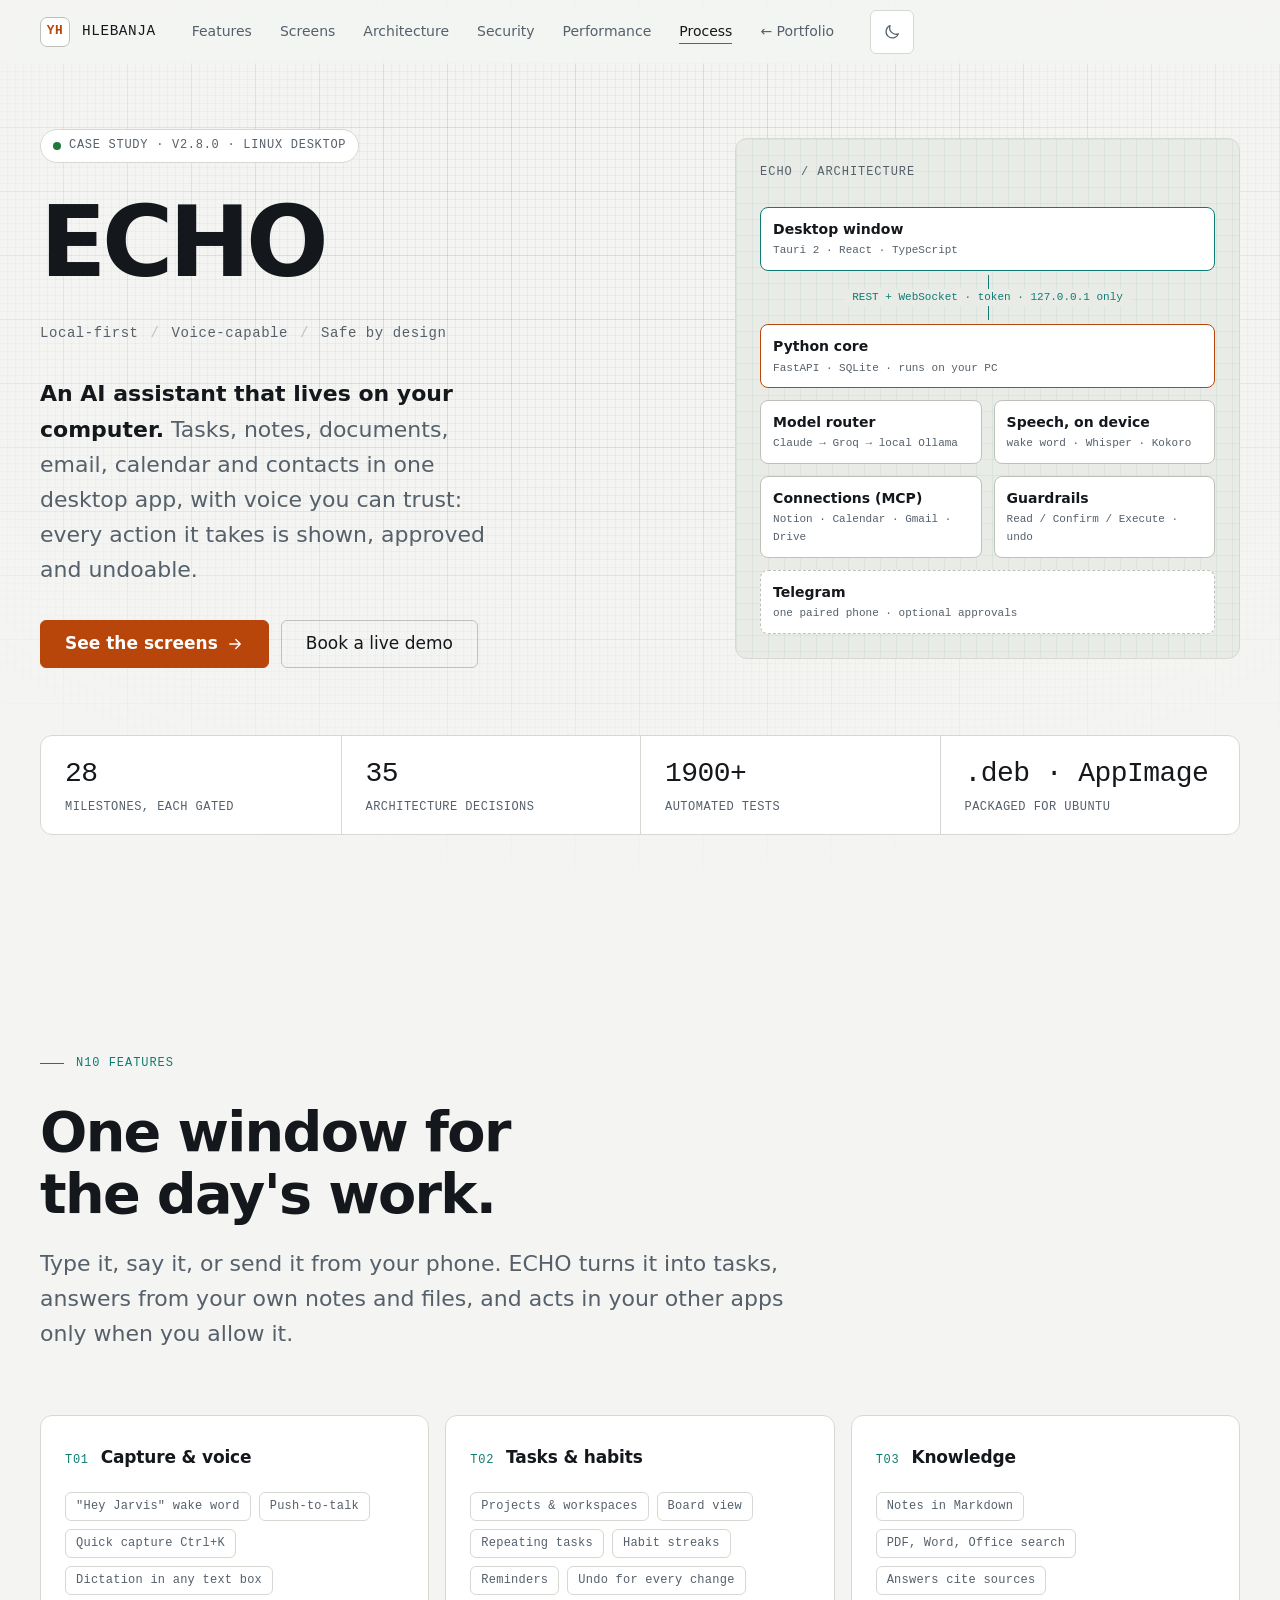
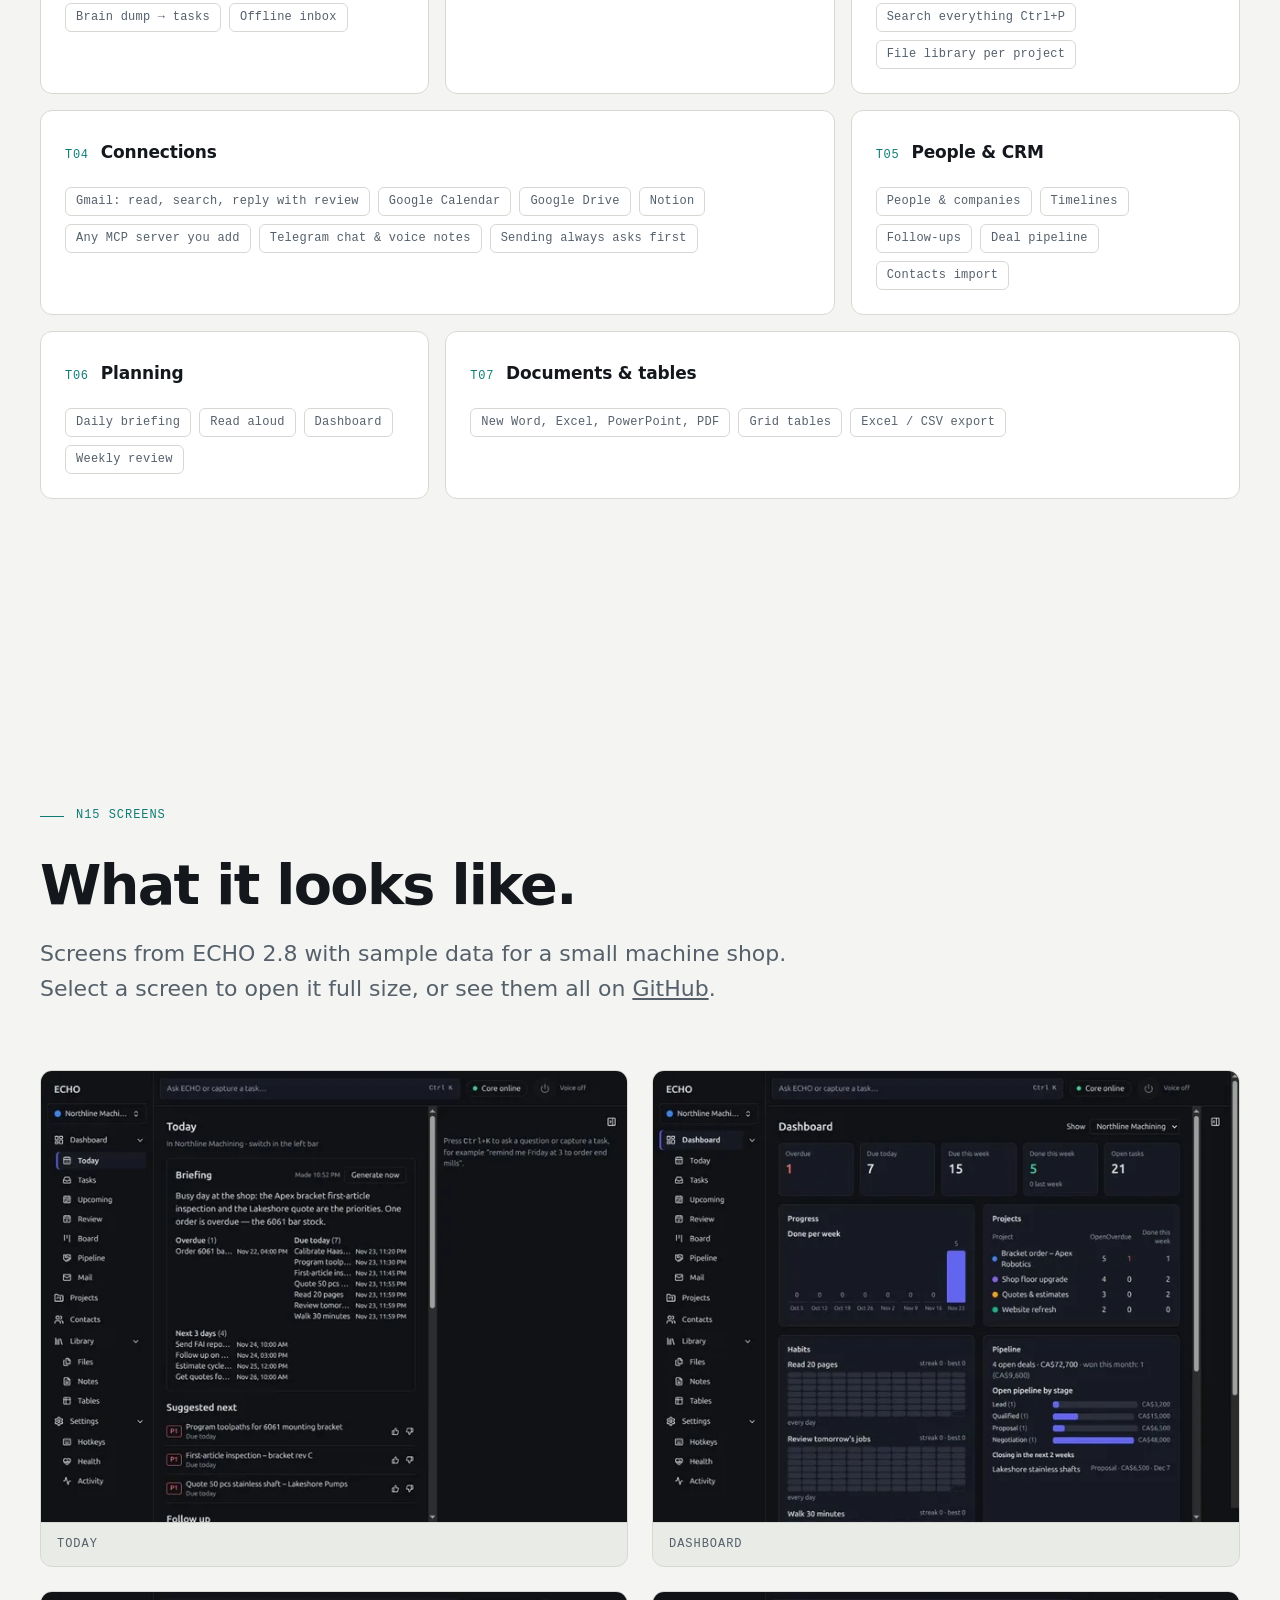
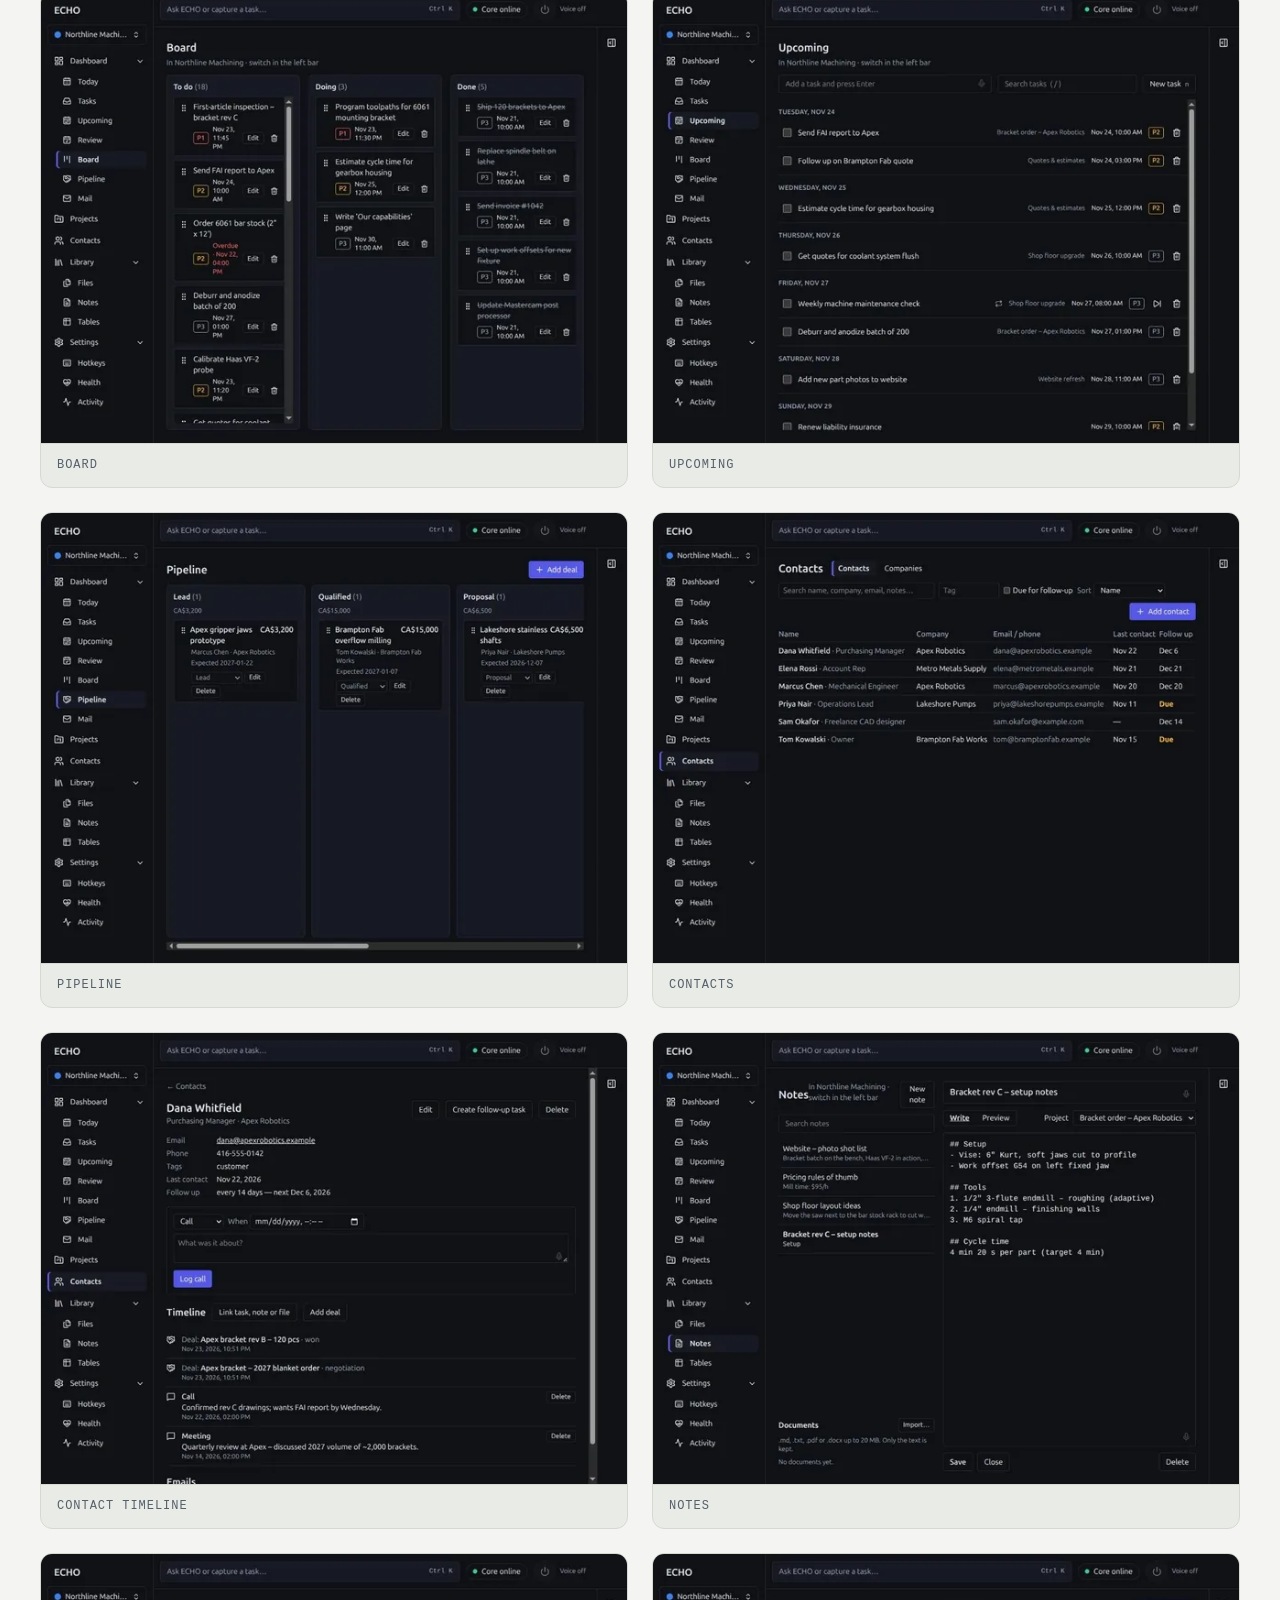
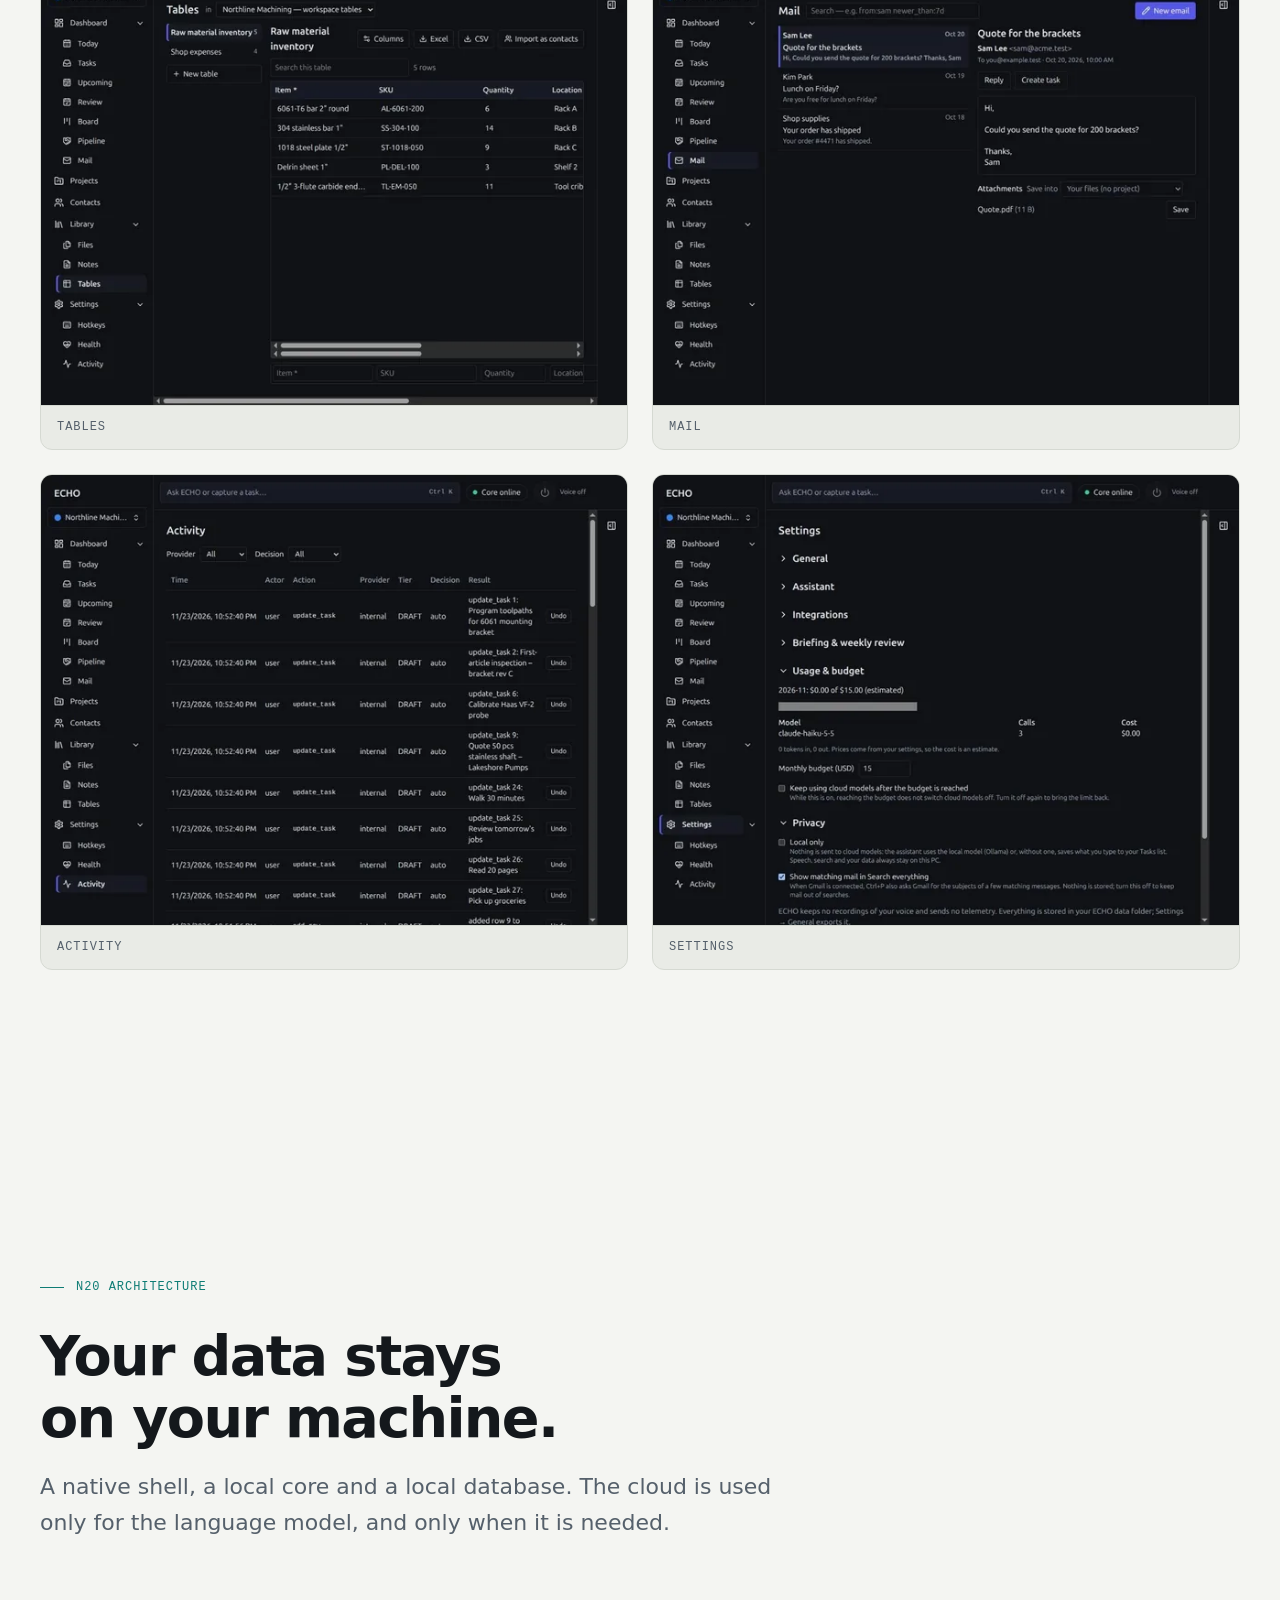
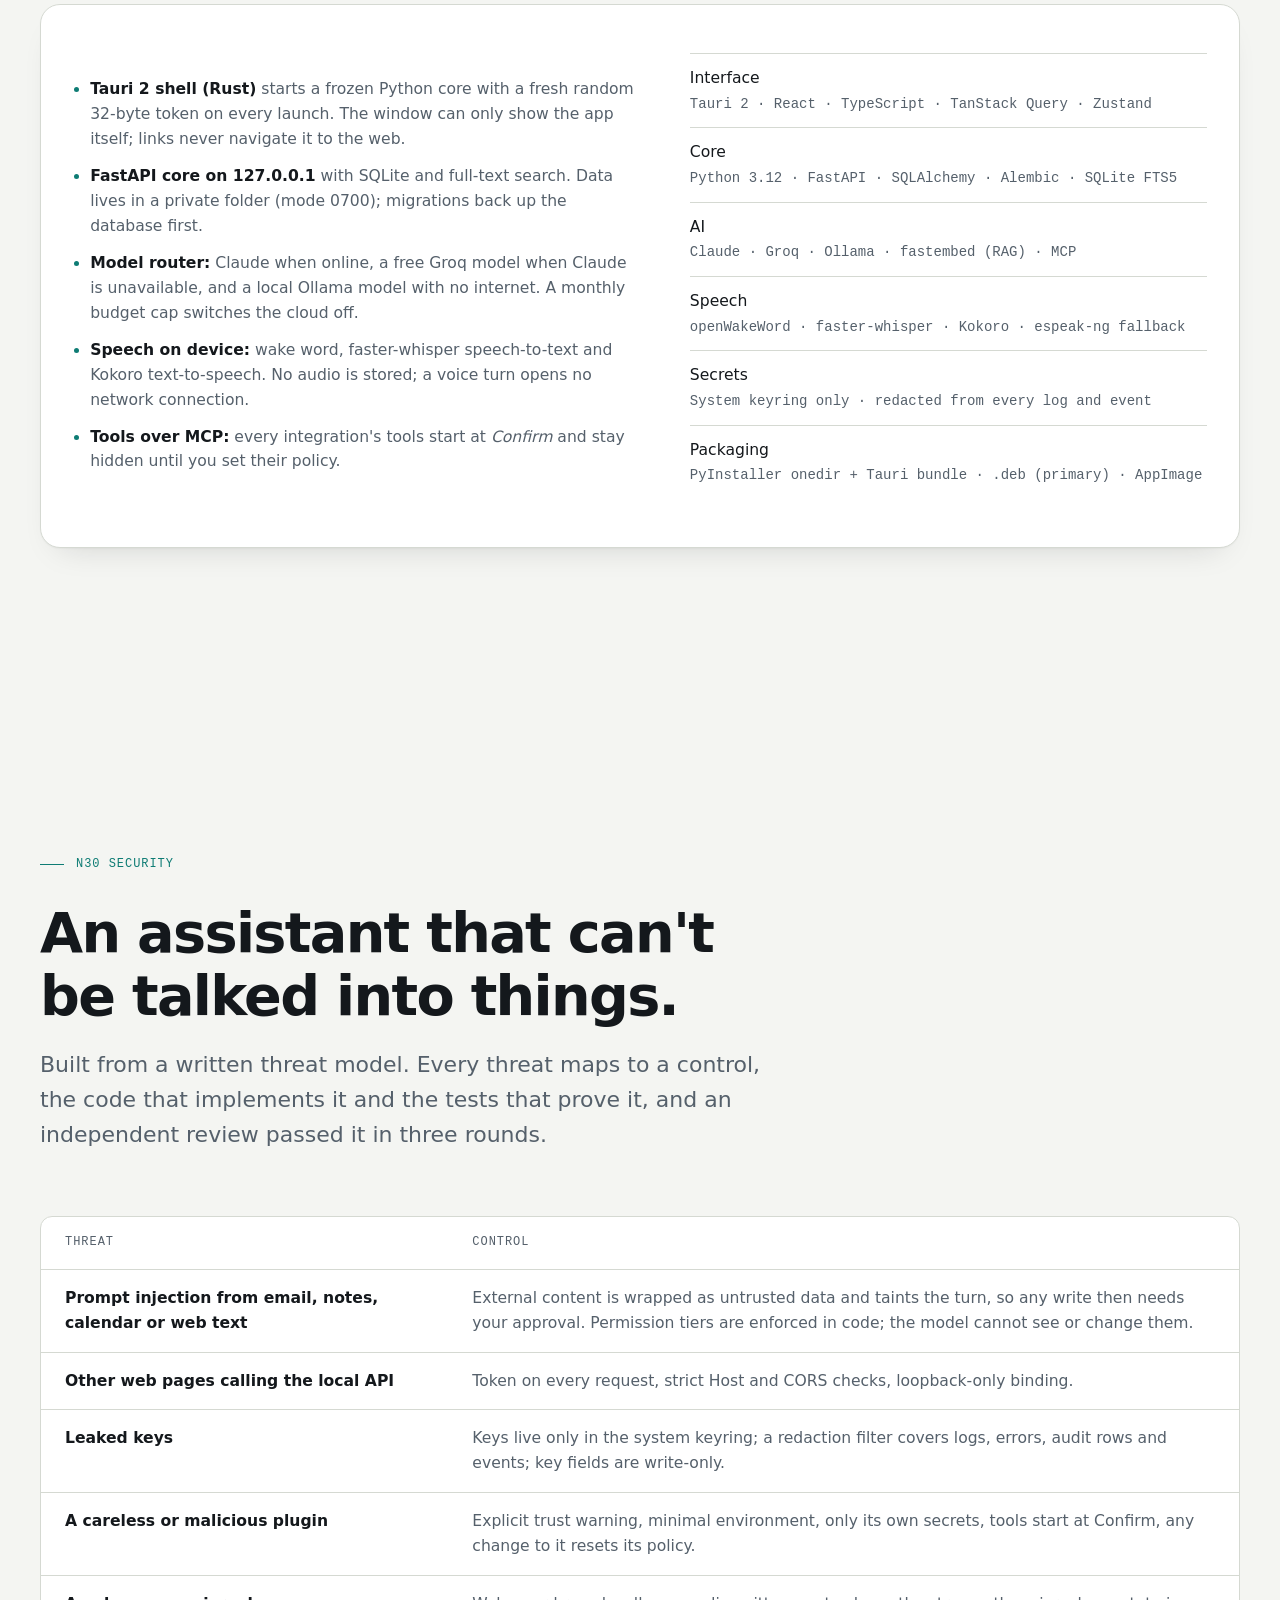
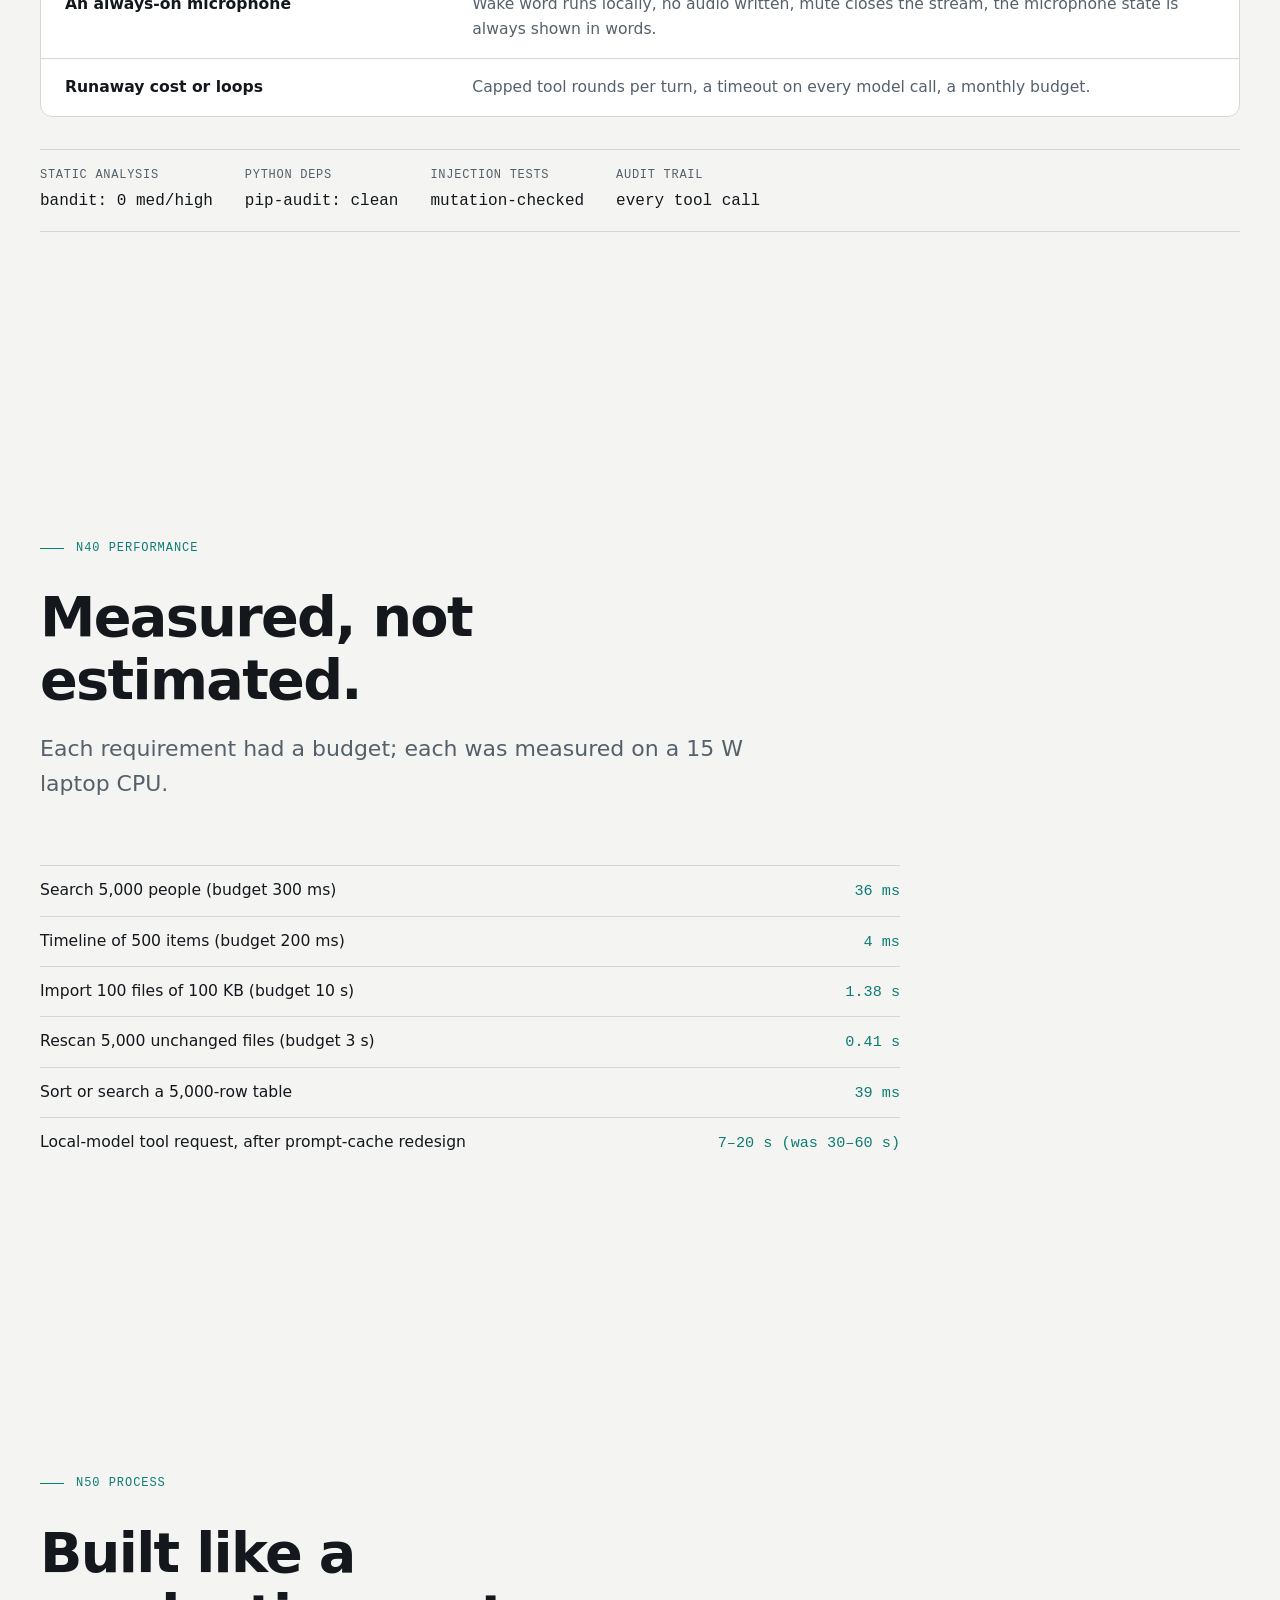
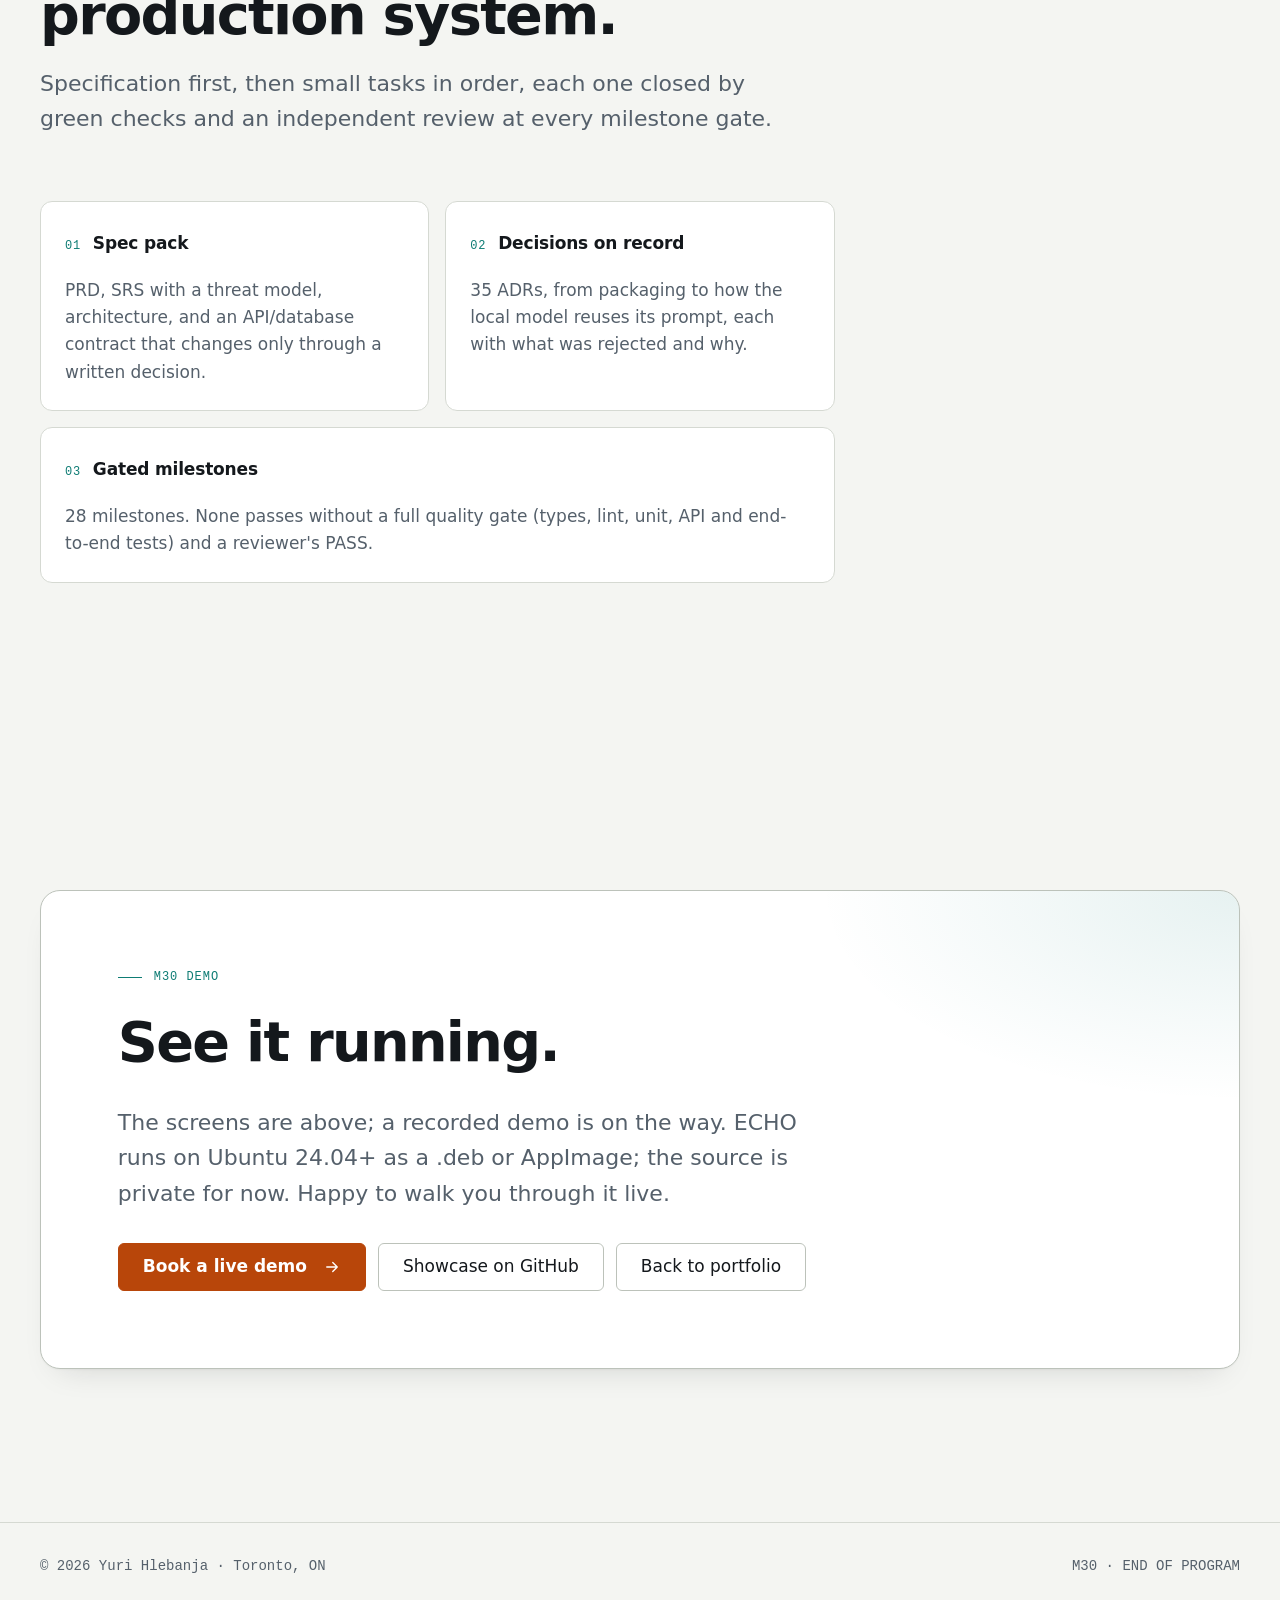
<file: echo/index.html>
<!doctype html>
<html lang="en" data-theme="dark">
<head>
  <meta charset="utf-8" />
  <meta name="viewport" content="width=device-width, initial-scale=1" />
  <title>ECHO — Local-first AI desktop assistant · Yuri Hlebanja</title>
  <meta name="description" content="ECHO is a local-first, voice-capable AI desktop assistant for Linux: tasks, notes, documents, email, calendar and CRM, with approvals, prompt-injection defences and an audit trail. Case study by Yuri Hlebanja." />
  <meta name="color-scheme" content="dark light" />
  <meta name="theme-color" content="#0B0D10" media="(prefers-color-scheme: dark)" />
  <meta name="theme-color" content="#F4F5F2" media="(prefers-color-scheme: light)" />
  <meta name="referrer" content="strict-origin-when-cross-origin" />
  <meta http-equiv="Content-Security-Policy" content="default-src 'self'; script-src 'self' 'sha256-w1mHZ2tjbjsH6ZvOOr/I/OhoEon60TkhzrRJtUlyu6U='; style-src 'self' 'unsafe-inline' https://fonts.googleapis.com; font-src https://fonts.gstatic.com; img-src 'self' data:; connect-src 'none'; base-uri 'self'; form-action 'none'; object-src 'none'" />
  <link rel="canonical" href="https://yurihtal.github.io/echo/" />
  <meta property="og:title" content="ECHO — Local-first AI desktop assistant" />
  <meta property="og:description" content="Voice, tasks, notes, email, calendar and CRM on your own computer, with approvals and an audit trail for every action." />
  <meta property="og:url" content="https://yurihtal.github.io/echo/" />
  <meta property="og:type" content="article" />
  <meta property="og:image" content="https://yurihtal.github.io/img/echo/echo-cover.jpg" />
  <meta property="og:image:width" content="1200" />
  <meta property="og:image:height" content="627" />
  <meta property="og:image:alt" content="ECHO, a local-first AI assistant: the dashboard with task counts, projects, habits and the deal pipeline." />
  <meta name="twitter:card" content="summary_large_image" />

  <!-- Theme: set before first paint to avoid a flash of the wrong theme -->
  <script>
    (function () {
      var t = null;
      try { t = localStorage.getItem('theme'); } catch (e) {}
      if (t !== 'light' && t !== 'dark') {
        t = window.matchMedia && window.matchMedia('(prefers-color-scheme: light)').matches ? 'light' : 'dark';
      }
      var d = document.documentElement;
      d.setAttribute('data-theme', t);
      if (!(window.matchMedia && window.matchMedia('(prefers-reduced-motion: reduce)').matches)) {
        d.classList.add('js-motion');
        setTimeout(function () { if (!d.classList.contains('motion-ready')) d.classList.remove('js-motion'); }, 2500);
      }
    })();
  </script>

  <link rel="preconnect" href="https://fonts.googleapis.com" />
  <link rel="preconnect" href="https://fonts.gstatic.com" crossorigin />
  <link rel="stylesheet" href="https://fonts.googleapis.com/css2?family=Geist:wght@400;500;600&family=Geist+Mono:wght@400;500&display=swap" />
  <link rel="stylesheet" href="../css/site.css?v=20261124-1" />
  <link rel="icon" href="data:image/svg+xml,%3Csvg xmlns='http://www.w3.org/2000/svg' viewBox='0 0 32 32'%3E%3Crect width='32' height='32' rx='7' fill='%230B0D10'/%3E%3Ctext x='16' y='21' text-anchor='middle' font-family='monospace' font-size='13' font-weight='600' fill='%23FF6A1A'%3EYH%3C/text%3E%3C/svg%3E" />
  <script src="../js/main.js?v=20261121-2" defer></script>
  <script src="../js/motion.js?v=20261121-2" defer></script>
</head>
<body>
  <a class="skip-link" href="#main">Skip to content</a>
  <div class="blueprint" aria-hidden="true"></div>

  <!-- ============ NAV ============ -->
  <header class="nav" id="top">
    <div class="container nav__inner">
      <a class="brand" href="../" aria-label="Yuri Hlebanja — portfolio home">
        <span class="brand__mark" aria-hidden="true">YH</span>
        <span>HLEBANJA</span>
      </a>
      <nav aria-label="Primary">
        <ul class="nav__links" role="list">
          <li><a href="#features">Features</a></li>
          <li><a href="#screens">Screens</a></li>
          <li><a href="#architecture">Architecture</a></li>
          <li><a href="#security">Security</a></li>
          <li><a href="#performance">Performance</a></li>
          <li><a href="#process">Process</a></li>
          <li><a href="../#software">← Portfolio</a></li>
        </ul>
      </nav>
      <div class="nav__actions">
        <button class="icon-btn theme-toggle" type="button" data-theme-toggle aria-label="Switch to light theme">
          <svg class="icon-sun" viewBox="0 0 24 24" fill="none" stroke="currentColor" stroke-width="1.6" stroke-linecap="round" aria-hidden="true"><circle cx="12" cy="12" r="4"/><path d="M12 2v2M12 20v2M4.93 4.93l1.41 1.41M17.66 17.66l1.41 1.41M2 12h2M20 12h2M4.93 19.07l1.41-1.41M17.66 6.34l1.41-1.41"/></svg>
          <svg class="icon-moon" viewBox="0 0 24 24" fill="none" stroke="currentColor" stroke-width="1.6" stroke-linecap="round" stroke-linejoin="round" aria-hidden="true"><path d="M20.5 14.5A8.5 8.5 0 0 1 9.5 3.5a8.5 8.5 0 1 0 11 11z"/></svg>
        </button>
        <button class="icon-btn menu-btn" type="button" aria-expanded="false" aria-controls="sheet" aria-label="Open menu" data-menu-toggle>
          <svg viewBox="0 0 24 24" fill="none" stroke="currentColor" stroke-width="1.6" stroke-linecap="round" aria-hidden="true"><path d="M4 8h16M4 16h16"/></svg>
        </button>
      </div>
    </div>
  </header>

  <div class="sheet" id="sheet" hidden>
    <nav aria-label="Mobile">
      <ul>
        <li><a href="#features"><span>N10</span>Features</a></li>
        <li><a href="#screens"><span>N15</span>Screens</a></li>
        <li><a href="#architecture"><span>N20</span>Architecture</a></li>
        <li><a href="#security"><span>N30</span>Security</a></li>
        <li><a href="#performance"><span>N40</span>Performance</a></li>
        <li><a href="#process"><span>N50</span>Process</a></li>
        <li><a href="../#software"><span>M30</span>Back to portfolio</a></li>
      </ul>
    </nav>
  </div>

  <main id="main" tabindex="-1">
    <!-- ============ HERO ============ -->
    <section class="hero echo-hero" aria-labelledby="hero-title">
      <div class="container hero__grid">
        <div class="hero__copy">
          <p class="hero__status" data-intro style="--i:0"><span class="dot" aria-hidden="true"></span>Case study · v2.8.0 · Linux desktop</p>
          <h1 class="hero__title" id="hero-title">
            <span class="line"><span data-intro style="--i:1">ECHO</span></span>
          </h1>
          <p class="hero__role" data-intro style="--i:2"><span>Local-first</span><span>Voice-capable</span><span>Safe by design</span></p>
          <p class="hero__tagline" data-intro style="--i:3"><strong>An AI assistant that lives on your computer.</strong> Tasks, notes, documents, email, calendar and contacts in one desktop app, with voice you can trust: every action it takes is shown, approved and undoable.</p>
          <div class="hero__ctas" data-intro style="--i:4">
            <a class="btn btn--primary" href="#screens">See the screens
              <svg class="arrow" viewBox="0 0 24 24" fill="none" stroke="currentColor" stroke-width="1.8" stroke-linecap="round" stroke-linejoin="round" aria-hidden="true"><path d="M5 12h14M13 6l6 6-6 6"/></svg>
            </a>
            <a class="btn" href="https://calendly.com/yurihlebanja/quickchat" target="_blank" rel="noopener">Book a live demo<span class="sr-only"> (opens in a new tab)</span></a>
          </div>
        </div>

        <figure class="schematic" data-intro style="--i:3" aria-label="ECHO architecture diagram">
          <figcaption class="schematic__cap mono">ECHO / ARCHITECTURE</figcaption>
          <div class="schem">
            <div class="node node--ui"><b>Desktop window</b><span>Tauri 2 · React · TypeScript</span></div>
            <div class="wire" aria-hidden="true"><span>REST + WebSocket · token · 127.0.0.1 only</span></div>
            <div class="node node--core"><b>Python core</b><span>FastAPI · SQLite · runs on your PC</span></div>
            <div class="schem__row">
              <div class="node"><b>Model router</b><span>Claude → Groq → local Ollama</span></div>
              <div class="node"><b>Speech, on device</b><span>wake word · Whisper · Kokoro</span></div>
            </div>
            <div class="schem__row">
              <div class="node"><b>Connections (MCP)</b><span>Notion · Calendar · Gmail · Drive</span></div>
              <div class="node"><b>Guardrails</b><span>Read / Confirm / Execute · undo</span></div>
            </div>
            <div class="node node--edge"><b>Telegram</b><span>one paired phone · optional approvals</span></div>
          </div>
        </figure>
      </div>

      <div class="container" style="position:relative;z-index:1">
        <ul class="stats" role="list" aria-label="Key figures" data-intro style="--i:5">
          <li class="stat"><span class="stat__value num"><span data-count="28">28</span></span><span class="stat__label">Milestones, each gated</span></li>
          <li class="stat"><span class="stat__value num"><span data-count="35">35</span></span><span class="stat__label">Architecture decisions</span></li>
          <li class="stat"><span class="stat__value num"><span data-count="1900">1900</span>+</span><span class="stat__label">Automated tests</span></li>
          <li class="stat"><span class="stat__value">.deb · AppImage</span><span class="stat__label">Packaged for Ubuntu</span></li>
        </ul>
      </div>
    </section>

    <!-- ============ N10 FEATURES ============ -->
    <section class="section" id="features" aria-labelledby="features-title">
      <div class="container">
        <header class="section-head" data-reveal>
          <span class="code-label">N10 Features</span>
          <h2 id="features-title">One window for the day's work.</h2>
          <p>Type it, say it, or send it from your phone. ECHO turns it into tasks, answers from your own notes and files, and acts in your other apps only when you allow it.</p>
        </header>
        <div class="tools">
          <section class="tool" data-reveal aria-labelledby="f1"><h3 id="f1"><span class="mono">T01</span>Capture &amp; voice</h3>
            <ul class="chips" role="list"><li class="chip">"Hey Jarvis" wake word</li><li class="chip">Push-to-talk</li><li class="chip">Quick capture Ctrl+K</li><li class="chip">Dictation in any text box</li><li class="chip">Brain dump → tasks</li><li class="chip">Offline inbox</li></ul></section>
          <section class="tool" data-reveal aria-labelledby="f2"><h3 id="f2"><span class="mono">T02</span>Tasks &amp; habits</h3>
            <ul class="chips" role="list"><li class="chip">Projects &amp; workspaces</li><li class="chip">Board view</li><li class="chip">Repeating tasks</li><li class="chip">Habit streaks</li><li class="chip">Reminders</li><li class="chip">Undo for every change</li></ul></section>
          <section class="tool" data-reveal aria-labelledby="f3"><h3 id="f3"><span class="mono">T03</span>Knowledge</h3>
            <ul class="chips" role="list"><li class="chip">Notes in Markdown</li><li class="chip">PDF, Word, Office search</li><li class="chip">Answers cite sources</li><li class="chip">Search everything Ctrl+P</li><li class="chip">File library per project</li></ul></section>
          <section class="tool tool--wide" data-reveal aria-labelledby="f4"><h3 id="f4"><span class="mono">T04</span>Connections</h3>
            <ul class="chips" role="list"><li class="chip">Gmail: read, search, reply with review</li><li class="chip">Google Calendar</li><li class="chip">Google Drive</li><li class="chip">Notion</li><li class="chip">Any MCP server you add</li><li class="chip">Telegram chat &amp; voice notes</li><li class="chip">Sending always asks first</li></ul></section>
          <section class="tool" data-reveal aria-labelledby="f5"><h3 id="f5"><span class="mono">T05</span>People &amp; CRM</h3>
            <ul class="chips" role="list"><li class="chip">People &amp; companies</li><li class="chip">Timelines</li><li class="chip">Follow-ups</li><li class="chip">Deal pipeline</li><li class="chip">Contacts import</li></ul></section>
          <section class="tool" data-reveal aria-labelledby="f6"><h3 id="f6"><span class="mono">T06</span>Planning</h3>
            <ul class="chips" role="list"><li class="chip">Daily briefing</li><li class="chip">Read aloud</li><li class="chip">Dashboard</li><li class="chip">Weekly review</li></ul></section>
          <section class="tool" data-reveal aria-labelledby="f7"><h3 id="f7"><span class="mono">T07</span>Documents &amp; tables</h3>
            <ul class="chips" role="list"><li class="chip">New Word, Excel, PowerPoint, PDF</li><li class="chip">Grid tables</li><li class="chip">Excel / CSV export</li></ul></section>
        </div>
      </div>
    </section>

    <!-- ============ N15 SCREENS ============ -->
    <section class="section" id="screens" aria-labelledby="screens-title">
      <div class="container">
        <header class="section-head" data-reveal>
          <span class="code-label">N15 Screens</span>
          <h2 id="screens-title">What it looks like.</h2>
          <p>Screens from ECHO 2.8 with sample data for a small machine shop. Select a screen to open it full size, or see them all on <a href="https://github.com/YurihTal/echo-showcase" target="_blank" rel="noopener">GitHub<span class="sr-only"> (opens in a new tab)</span></a>.</p>
        </header>
        <div class="echo-gallery">
          <figure class="shot echo-shot" data-reveal>
            <a href="../img/echo/echo-today.jpg" aria-label="Open the full-size Today screenshot">
              <picture>
                <source type="image/webp" srcset="../img/echo/echo-today-640.webp 640w, ../img/echo/echo-today.webp 1083w" sizes="(min-width: 900px) 560px, 100vw" />
                <img src="../img/echo/echo-today-640.jpg" srcset="../img/echo/echo-today-640.jpg 640w, ../img/echo/echo-today.jpg 1083w" sizes="(min-width: 900px) 560px, 100vw" width="1083" height="834" loading="lazy" decoding="async" alt="Today view: a daily briefing with overdue, due-today and next-three-days lists, then suggested next tasks." />
              </picture>
            </a>
            <figcaption class="mono">TODAY</figcaption>
          </figure>
          <figure class="shot echo-shot" data-reveal>
            <a href="../img/echo/echo-dashboard.jpg" aria-label="Open the full-size Dashboard screenshot">
              <picture>
                <source type="image/webp" srcset="../img/echo/echo-dashboard-640.webp 640w, ../img/echo/echo-dashboard.webp 1083w" sizes="(min-width: 900px) 560px, 100vw" />
                <img src="../img/echo/echo-dashboard-640.jpg" srcset="../img/echo/echo-dashboard-640.jpg 640w, ../img/echo/echo-dashboard.jpg 1083w" sizes="(min-width: 900px) 560px, 100vw" width="1083" height="834" loading="lazy" decoding="async" alt="Dashboard: overdue, due today, due this week and done counts, progress per week, projects, habits and the deal pipeline." />
              </picture>
            </a>
            <figcaption class="mono">DASHBOARD</figcaption>
          </figure>
          <figure class="shot echo-shot" data-reveal>
            <a href="../img/echo/echo-board.jpg" aria-label="Open the full-size Board screenshot">
              <picture>
                <source type="image/webp" srcset="../img/echo/echo-board-640.webp 640w, ../img/echo/echo-board.webp 1083w" sizes="(min-width: 900px) 560px, 100vw" />
                <img src="../img/echo/echo-board-640.jpg" srcset="../img/echo/echo-board-640.jpg 640w, ../img/echo/echo-board.jpg 1083w" sizes="(min-width: 900px) 560px, 100vw" width="1083" height="834" loading="lazy" decoding="async" alt="Board: tasks in To do, Doing and Done columns with priorities and due dates." />
              </picture>
            </a>
            <figcaption class="mono">BOARD</figcaption>
          </figure>
          <figure class="shot echo-shot" data-reveal>
            <a href="../img/echo/echo-upcoming.jpg" aria-label="Open the full-size Upcoming screenshot">
              <picture>
                <source type="image/webp" srcset="../img/echo/echo-upcoming-640.webp 640w, ../img/echo/echo-upcoming.webp 1083w" sizes="(min-width: 900px) 560px, 100vw" />
                <img src="../img/echo/echo-upcoming-640.jpg" srcset="../img/echo/echo-upcoming-640.jpg 640w, ../img/echo/echo-upcoming.jpg 1083w" sizes="(min-width: 900px) 560px, 100vw" width="1083" height="834" loading="lazy" decoding="async" alt="Upcoming: tasks grouped by day with their project, due time, priority and a repeating maintenance task." />
              </picture>
            </a>
            <figcaption class="mono">UPCOMING</figcaption>
          </figure>
          <figure class="shot echo-shot" data-reveal>
            <a href="../img/echo/echo-pipeline.jpg" aria-label="Open the full-size Pipeline screenshot">
              <picture>
                <source type="image/webp" srcset="../img/echo/echo-pipeline-640.webp 640w, ../img/echo/echo-pipeline.webp 1083w" sizes="(min-width: 900px) 560px, 100vw" />
                <img src="../img/echo/echo-pipeline-640.jpg" srcset="../img/echo/echo-pipeline-640.jpg 640w, ../img/echo/echo-pipeline.jpg 1083w" sizes="(min-width: 900px) 560px, 100vw" width="1083" height="834" loading="lazy" decoding="async" alt="Pipeline: deals by stage with value, contact, company and expected close date." />
              </picture>
            </a>
            <figcaption class="mono">PIPELINE</figcaption>
          </figure>
          <figure class="shot echo-shot" data-reveal>
            <a href="../img/echo/echo-contacts.jpg" aria-label="Open the full-size Contacts screenshot">
              <picture>
                <source type="image/webp" srcset="../img/echo/echo-contacts-640.webp 640w, ../img/echo/echo-contacts.webp 1083w" sizes="(min-width: 900px) 560px, 100vw" />
                <img src="../img/echo/echo-contacts-640.jpg" srcset="../img/echo/echo-contacts-640.jpg 640w, ../img/echo/echo-contacts.jpg 1083w" sizes="(min-width: 900px) 560px, 100vw" width="1083" height="834" loading="lazy" decoding="async" alt="Contacts: people with role, company, email, last contact and follow-up dates, two marked due." />
              </picture>
            </a>
            <figcaption class="mono">CONTACTS</figcaption>
          </figure>
          <figure class="shot echo-shot" data-reveal>
            <a href="../img/echo/echo-contact-detail.jpg" aria-label="Open the full-size Contact Timeline screenshot">
              <picture>
                <source type="image/webp" srcset="../img/echo/echo-contact-detail-640.webp 640w, ../img/echo/echo-contact-detail.webp 1083w" sizes="(min-width: 900px) 560px, 100vw" />
                <img src="../img/echo/echo-contact-detail-640.jpg" srcset="../img/echo/echo-contact-detail-640.jpg 640w, ../img/echo/echo-contact-detail.jpg 1083w" sizes="(min-width: 900px) 560px, 100vw" width="1083" height="834" loading="lazy" decoding="async" alt="A contact's page: details, follow-up schedule, a form to log a call, and a timeline of deals, calls and meetings." />
              </picture>
            </a>
            <figcaption class="mono">CONTACT TIMELINE</figcaption>
          </figure>
          <figure class="shot echo-shot" data-reveal>
            <a href="../img/echo/echo-notes.jpg" aria-label="Open the full-size Notes screenshot">
              <picture>
                <source type="image/webp" srcset="../img/echo/echo-notes-640.webp 640w, ../img/echo/echo-notes.webp 1083w" sizes="(min-width: 900px) 560px, 100vw" />
                <img src="../img/echo/echo-notes-640.jpg" srcset="../img/echo/echo-notes-640.jpg 640w, ../img/echo/echo-notes.jpg 1083w" sizes="(min-width: 900px) 560px, 100vw" width="1083" height="834" loading="lazy" decoding="async" alt="Notes: a Markdown setup sheet for a machining job, linked to its project." />
              </picture>
            </a>
            <figcaption class="mono">NOTES</figcaption>
          </figure>
          <figure class="shot echo-shot" data-reveal>
            <a href="../img/echo/echo-tables.jpg" aria-label="Open the full-size Tables screenshot">
              <picture>
                <source type="image/webp" srcset="../img/echo/echo-tables-640.webp 640w, ../img/echo/echo-tables.webp 1083w" sizes="(min-width: 900px) 560px, 100vw" />
                <img src="../img/echo/echo-tables-640.jpg" srcset="../img/echo/echo-tables-640.jpg 640w, ../img/echo/echo-tables.jpg 1083w" sizes="(min-width: 900px) 560px, 100vw" width="1083" height="834" loading="lazy" decoding="async" alt="Tables: a raw-material inventory grid with SKU, quantity and location, with Excel and CSV export." />
              </picture>
            </a>
            <figcaption class="mono">TABLES</figcaption>
          </figure>
          <figure class="shot echo-shot" data-reveal>
            <a href="../img/echo/echo-mail.jpg" aria-label="Open the full-size Mail screenshot">
              <picture>
                <source type="image/webp" srcset="../img/echo/echo-mail-640.webp 640w, ../img/echo/echo-mail.webp 1083w" sizes="(min-width: 900px) 560px, 100vw" />
                <img src="../img/echo/echo-mail-640.jpg" srcset="../img/echo/echo-mail-640.jpg 640w, ../img/echo/echo-mail.jpg 1083w" sizes="(min-width: 900px) 560px, 100vw" width="1083" height="834" loading="lazy" decoding="async" alt="Mail: an inbox with an email open, Reply and Create task buttons, and an attachment that can be saved to a project." />
              </picture>
            </a>
            <figcaption class="mono">MAIL</figcaption>
          </figure>
          <figure class="shot echo-shot" data-reveal>
            <a href="../img/echo/echo-activity.jpg" aria-label="Open the full-size Activity screenshot">
              <picture>
                <source type="image/webp" srcset="../img/echo/echo-activity-640.webp 640w, ../img/echo/echo-activity.webp 1083w" sizes="(min-width: 900px) 560px, 100vw" />
                <img src="../img/echo/echo-activity-640.jpg" srcset="../img/echo/echo-activity-640.jpg 640w, ../img/echo/echo-activity.jpg 1083w" sizes="(min-width: 900px) 560px, 100vw" width="1083" height="834" loading="lazy" decoding="async" alt="Activity: an audit trail of every change with actor, provider, permission tier and an Undo button." />
              </picture>
            </a>
            <figcaption class="mono">ACTIVITY</figcaption>
          </figure>
          <figure class="shot echo-shot" data-reveal>
            <a href="../img/echo/echo-settings.jpg" aria-label="Open the full-size Settings screenshot">
              <picture>
                <source type="image/webp" srcset="../img/echo/echo-settings-640.webp 640w, ../img/echo/echo-settings.webp 1083w" sizes="(min-width: 900px) 560px, 100vw" />
                <img src="../img/echo/echo-settings-640.jpg" srcset="../img/echo/echo-settings-640.jpg 640w, ../img/echo/echo-settings.jpg 1083w" sizes="(min-width: 900px) 560px, 100vw" width="1083" height="834" loading="lazy" decoding="async" alt="Settings: monthly usage and budget cap for cloud models, and privacy options including local-only mode." />
              </picture>
            </a>
            <figcaption class="mono">SETTINGS</figcaption>
          </figure>
        </div>
      </div>
    </section>

    <!-- ============ N20 ARCHITECTURE ============ -->
    <section class="section" id="architecture" aria-labelledby="arch-title">
      <div class="container">
        <header class="section-head" data-reveal>
          <span class="code-label">N20 Architecture</span>
          <h2 id="arch-title">Your data stays on your machine.</h2>
          <p>A native shell, a local core and a local database. The cloud is used only for the language model, and only when it is needed.</p>
        </header>
        <article class="system system--flagship" data-reveal>
          <div class="system__copy">
            <ul class="system__points">
              <li><strong>Tauri 2 shell (Rust)</strong> starts a frozen Python core with a fresh random 32-byte token on every launch. The window can only show the app itself; links never navigate it to the web.</li>
              <li><strong>FastAPI core on 127.0.0.1</strong> with SQLite and full-text search. Data lives in a private folder (mode 0700); migrations back up the database first.</li>
              <li><strong>Model router:</strong> Claude when online, a free Groq model when Claude is unavailable, and a local Ollama model with no internet. A monthly budget cap switches the cloud off.</li>
              <li><strong>Speech on device:</strong> wake word, faster-whisper speech-to-text and Kokoro text-to-speech. No audio is stored; a voice turn opens no network connection.</li>
              <li><strong>Tools over MCP:</strong> every integration's tools start at <em>Confirm</em> and stay hidden until you set their policy.</li>
            </ul>
          </div>
          <dl class="rows echo-rows">
            <div><dt>Interface</dt><dd>Tauri 2 · React · TypeScript · TanStack Query · Zustand</dd></div>
            <div><dt>Core</dt><dd>Python 3.12 · FastAPI · SQLAlchemy · Alembic · SQLite FTS5</dd></div>
            <div><dt>AI</dt><dd>Claude · Groq · Ollama · fastembed (RAG) · MCP</dd></div>
            <div><dt>Speech</dt><dd>openWakeWord · faster-whisper · Kokoro · espeak-ng fallback</dd></div>
            <div><dt>Secrets</dt><dd>System keyring only · redacted from every log and event</dd></div>
            <div><dt>Packaging</dt><dd>PyInstaller onedir + Tauri bundle · .deb (primary) · AppImage</dd></div>
          </dl>
        </article>
      </div>
    </section>

    <!-- ============ N30 SECURITY ============ -->
    <section class="section" id="security" aria-labelledby="sec-title">
      <div class="container">
        <header class="section-head" data-reveal>
          <span class="code-label">N30 Security</span>
          <h2 id="sec-title">An assistant that can't be talked into things.</h2>
          <p>Built from a written threat model. Every threat maps to a control, the code that implements it and the tests that prove it, and an independent review passed it in three rounds.</p>
        </header>
        <div class="echo-table-wrap" data-reveal>
          <table class="echo-table">
            <thead><tr><th scope="col">Threat</th><th scope="col">Control</th></tr></thead>
            <tbody>
              <tr><th scope="row">Prompt injection from email, notes, calendar or web text</th><td>External content is wrapped as untrusted data and taints the turn, so any write then needs your approval. Permission tiers are enforced in code; the model cannot see or change them.</td></tr>
              <tr><th scope="row">Other web pages calling the local API</th><td>Token on every request, strict Host and CORS checks, loopback-only binding.</td></tr>
              <tr><th scope="row">Leaked keys</th><td>Keys live only in the system keyring; a redaction filter covers logs, errors, audit rows and events; key fields are write-only.</td></tr>
              <tr><th scope="row">A careless or malicious plugin</th><td>Explicit trust warning, minimal environment, only its own secrets, tools start at Confirm, any change to it resets its policy.</td></tr>
              <tr><th scope="row">An always-on microphone</th><td>Wake word runs locally, no audio written, mute closes the stream, the microphone state is always shown in words.</td></tr>
              <tr><th scope="row">Runaway cost or loops</th><td>Capped tool rounds per turn, a timeout on every model call, a monthly budget.</td></tr>
            </tbody>
          </table>
        </div>
        <dl class="system__stats echo-checks" data-reveal>
          <div><dt>Static analysis</dt><dd class="mono">bandit: 0 med/high</dd></div>
          <div><dt>Python deps</dt><dd class="mono">pip-audit: clean</dd></div>
          <div><dt>Injection tests</dt><dd class="mono">mutation-checked</dd></div>
          <div><dt>Audit trail</dt><dd class="mono">every tool call</dd></div>
        </dl>
      </div>
    </section>

    <!-- ============ N40 PERFORMANCE ============ -->
    <section class="section" id="performance" aria-labelledby="perf-title">
      <div class="container">
        <header class="section-head" data-reveal>
          <span class="code-label">N40 Performance</span>
          <h2 id="perf-title">Measured, not estimated.</h2>
          <p>Each requirement had a budget; each was measured on a 15 W laptop CPU.</p>
        </header>
        <dl class="rows rows--compact echo-rows" data-reveal>
          <div><dt>Search 5,000 people (budget 300 ms)</dt><dd>36 ms</dd></div>
          <div><dt>Timeline of 500 items (budget 200 ms)</dt><dd>4 ms</dd></div>
          <div><dt>Import 100 files of 100 KB (budget 10 s)</dt><dd>1.38 s</dd></div>
          <div><dt>Rescan 5,000 unchanged files (budget 3 s)</dt><dd>0.41 s</dd></div>
          <div><dt>Sort or search a 5,000-row table</dt><dd>39 ms</dd></div>
          <div><dt>Local-model tool request, after prompt-cache redesign</dt><dd>7–20 s (was 30–60 s)</dd></div>
        </dl>
      </div>
    </section>

    <!-- ============ N50 PROCESS ============ -->
    <section class="section" id="process" aria-labelledby="proc-title">
      <div class="container">
        <header class="section-head" data-reveal>
          <span class="code-label">N50 Process</span>
          <h2 id="proc-title">Built like a production system.</h2>
          <p>Specification first, then small tasks in order, each one closed by green checks and an independent review at every milestone gate.</p>
        </header>
        <div class="tools">
          <section class="tool" data-reveal aria-labelledby="p1"><h3 id="p1"><span class="mono">01</span>Spec pack</h3><p class="muted">PRD, SRS with a threat model, architecture, and an API/database contract that changes only through a written decision.</p></section>
          <section class="tool" data-reveal aria-labelledby="p2"><h3 id="p2"><span class="mono">02</span>Decisions on record</h3><p class="muted">35 ADRs, from packaging to how the local model reuses its prompt, each with what was rejected and why.</p></section>
          <section class="tool" data-reveal aria-labelledby="p3"><h3 id="p3"><span class="mono">03</span>Gated milestones</h3><p class="muted">28 milestones. None passes without a full quality gate (types, lint, unit, API and end-to-end tests) and a reviewer's PASS.</p></section>
        </div>
      </div>
    </section>

    <!-- ============ DEMO ============ -->
    <section class="section contact" id="demo" aria-labelledby="demo-title">
      <div class="container">
        <div class="contact__panel" data-reveal>
          <span class="code-label">M30 Demo</span>
          <h2 id="demo-title">See it running.</h2>
          <p class="contact__sub">The screens are above; a recorded demo is on the way. ECHO runs on Ubuntu 24.04+ as a .deb or AppImage; the source is private for now. Happy to walk you through it live.</p>
          <div class="contact__actions">
            <a class="btn btn--primary" href="https://calendly.com/yurihlebanja/quickchat" target="_blank" rel="noopener">Book a live demo<span class="sr-only"> (opens in a new tab)</span>
              <svg class="arrow" viewBox="0 0 24 24" fill="none" stroke="currentColor" stroke-width="1.8" stroke-linecap="round" stroke-linejoin="round" aria-hidden="true"><path d="M5 12h14M13 6l6 6-6 6"/></svg>
            </a>
            <a class="btn" href="https://github.com/YurihTal/echo-showcase" target="_blank" rel="noopener">Showcase on GitHub<span class="sr-only"> (opens in a new tab)</span></a>
            <a class="btn" href="../#software">Back to portfolio</a>
          </div>
        </div>
      </div>
    </section>
  </main>

  <footer class="footer">
    <div class="container footer__inner">
      <span class="mono">© <span data-year>2026</span> Yuri Hlebanja · Toronto, ON</span>
      <span class="mono">M30 · END OF PROGRAM</span>
    </div>
  </footer>

  <div class="toast" role="status" aria-live="polite" data-toast></div>
</body>
</html>
</file>
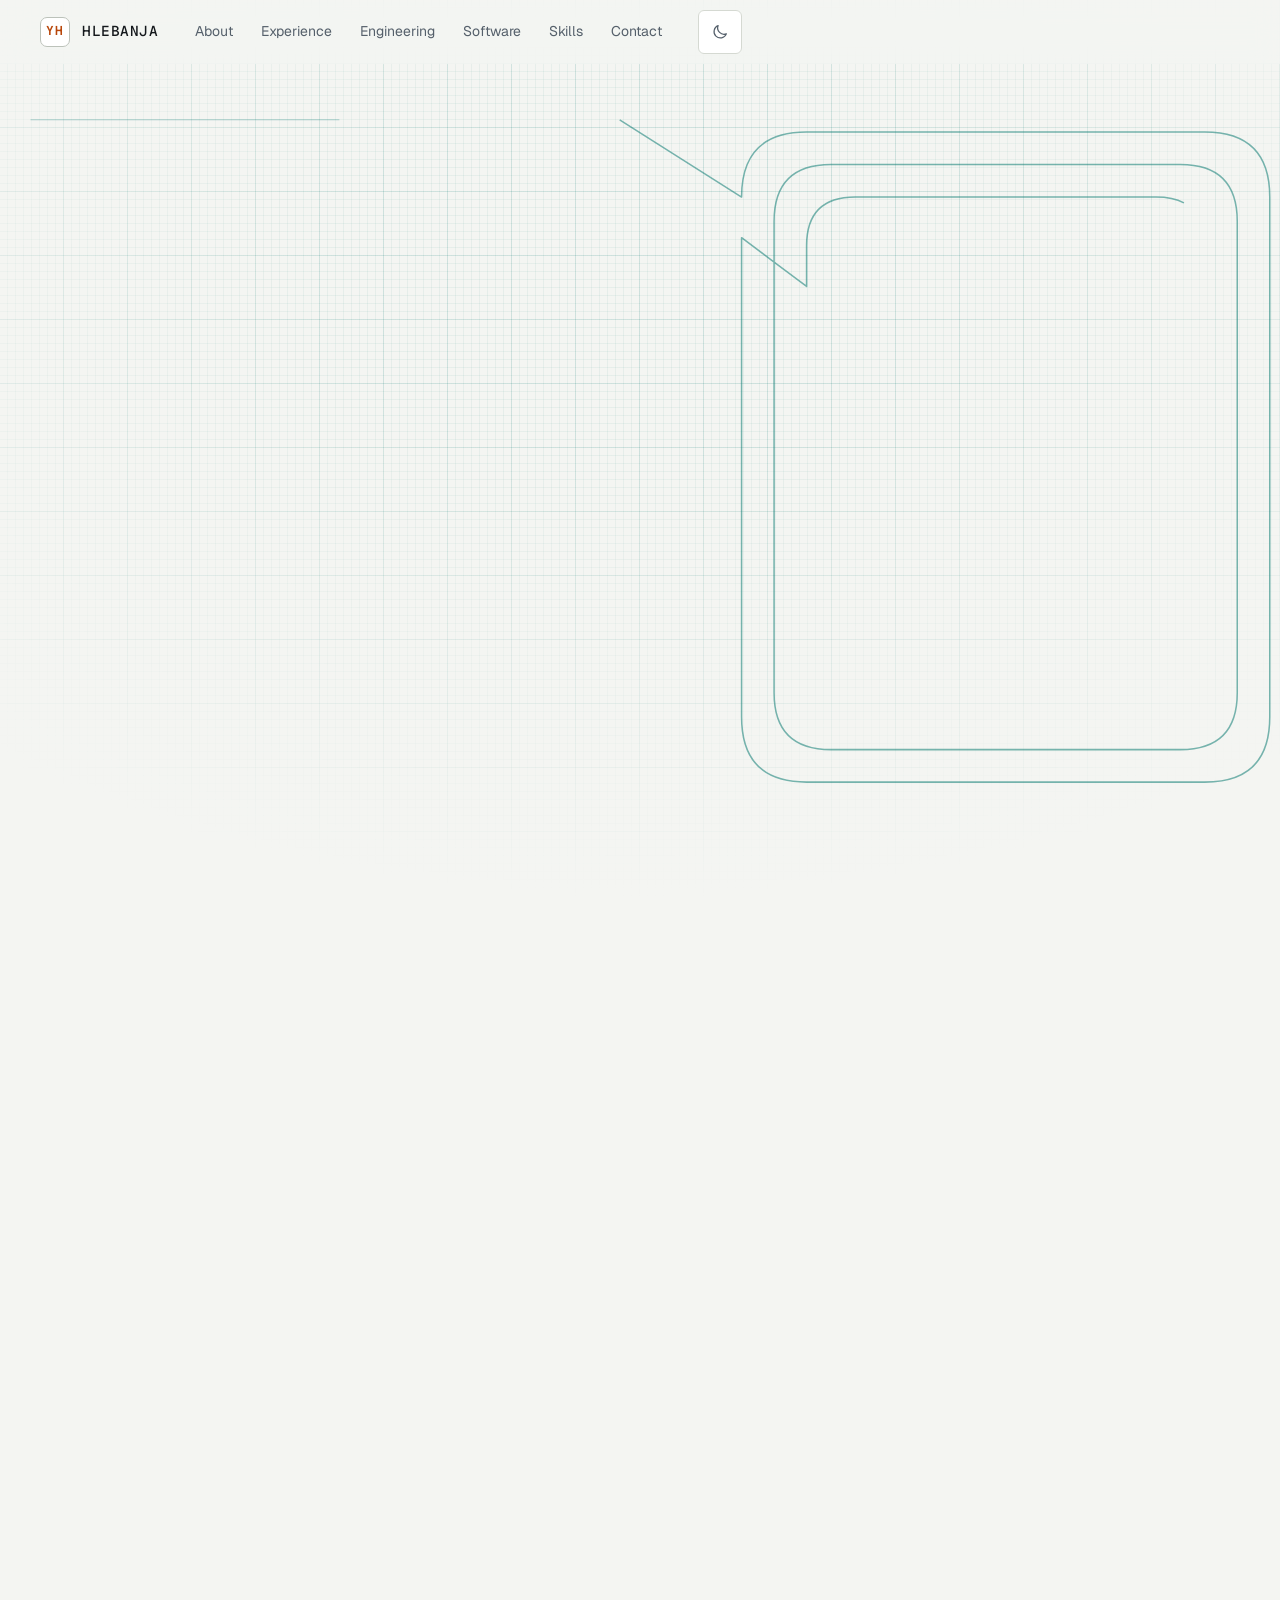
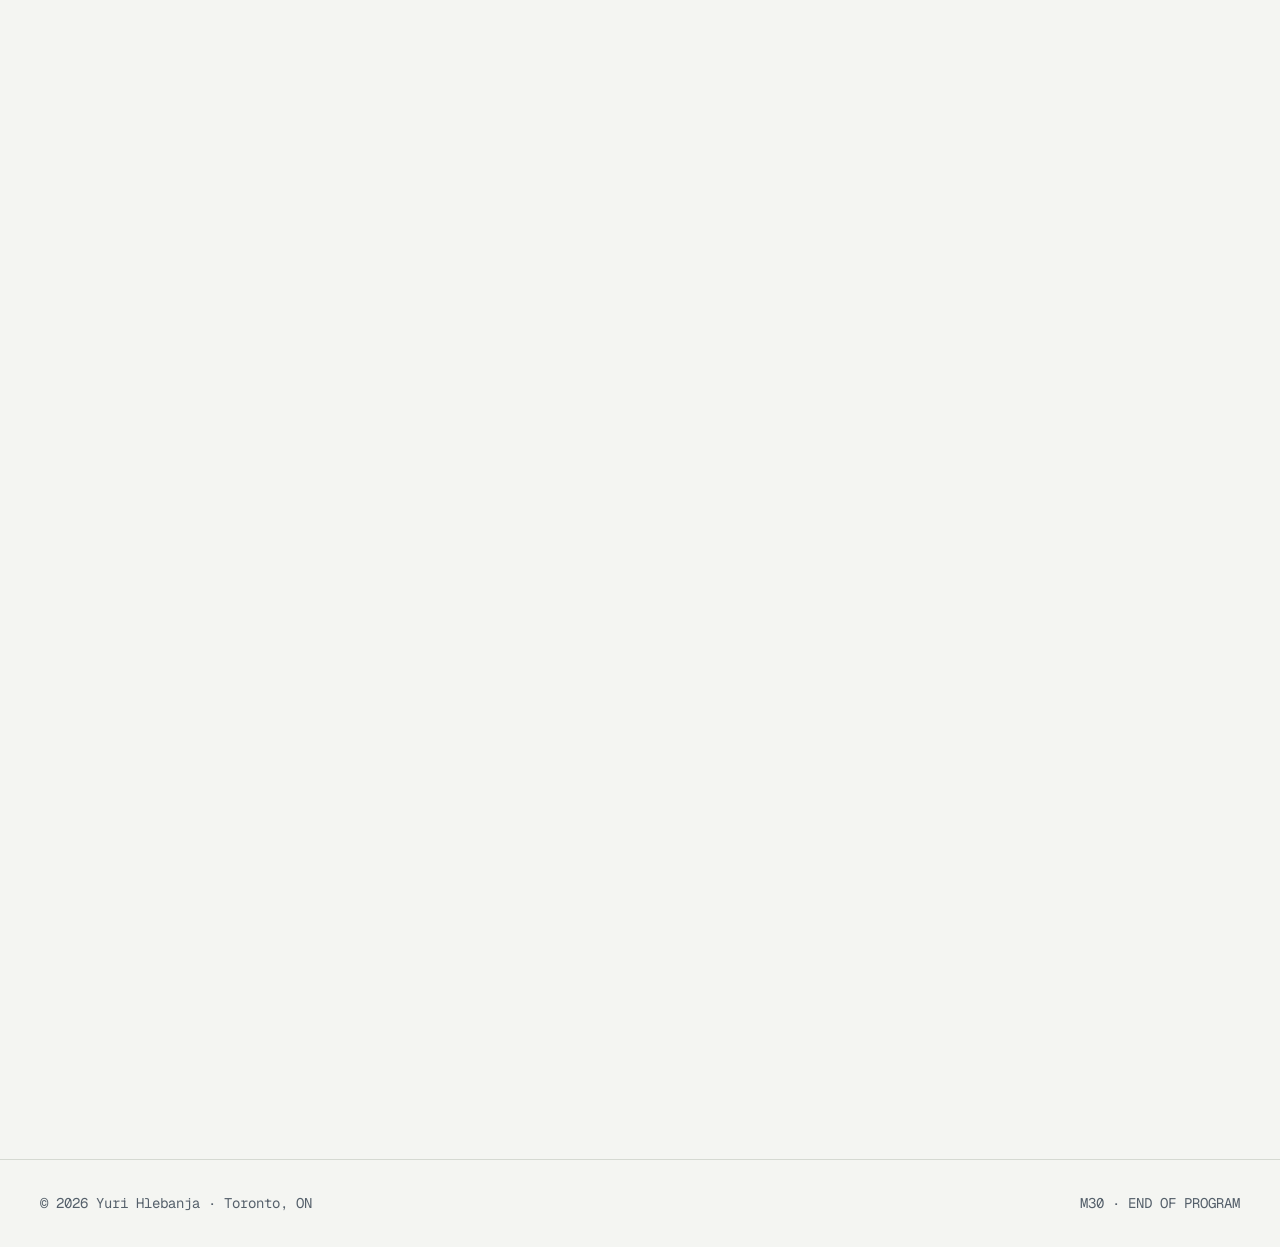
<file: v2/index.html>
<!doctype html>
<html lang="en">
<head>
  <meta charset="utf-8" />
  <title>Moved — Yuri Hlebanja</title>
  <meta name="robots" content="noindex" />
  <link rel="canonical" href="https://yurihtal.github.io/" />
  <meta http-equiv="refresh" content="0; url=/" />
</head>
<body><p>This page has moved to <a href="/">yurihtal.github.io</a>.</p></body>
</html>
</file>
<file: css/site.css>
/* ==========================================================================
   Yuri Hlebanja — "Toolpath" design system
   Layers: tokens → reset → base → layout → components → sections → motion
   ========================================================================== */
@layer tokens, reset, base, layout, components, sections, motion;

/* ---------- Tokens ---------- */
@layer tokens {
  :root {
    /* Space (4px base) */
    --s-1: 4px; --s-2: 8px; --s-3: 12px; --s-4: 16px; --s-5: 24px; --s-6: 32px;
    --s-7: 48px; --s-8: 64px; --s-9: 96px; --s-10: 128px;

    /* Type */
    --font-sans: "Geist", ui-sans-serif, system-ui, -apple-system, "Segoe UI", Roboto, sans-serif;
    --font-mono: "Geist Mono", ui-monospace, "SFMono-Regular", Menlo, Consolas, monospace;
    --fs-hero: clamp(2.75rem, 1.6rem + 5.6vw, 6.5rem);
    --fs-h2: clamp(2rem, 1.4rem + 2.6vw, 3.5rem);
    --fs-h3: clamp(1.25rem, 1.1rem + 0.6vw, 1.625rem);
    --fs-lead: clamp(1.125rem, 1rem + 0.5vw, 1.375rem);
    --fs-body: clamp(1rem, 0.96rem + 0.2vw, 1.0625rem);
    --fs-small: 0.875rem;
    --fs-label: 0.75rem;

    /* Radius */
    --r-sm: 6px; --r-md: 12px; --r-lg: 20px;

    /* Layout */
    --content: 1200px;
    --gutter: clamp(16px, 4vw, 32px);
    --section-y: clamp(96px, 12vw, 160px);
    --nav-h: 64px;

    /* Motion */
    --dur-xs: 120ms; --dur-sm: 240ms; --dur-md: 480ms; --dur-lg: 900ms;
    --ease-out: cubic-bezier(0.16, 1, 0.3, 1);
    --ease-cut: cubic-bezier(0.65, 0, 0.35, 1);
  }

  /* Dark (default) */
  :root,
  :root[data-theme="dark"] {
    color-scheme: dark;
    --bg: #0B0D10;
    --bg-raised: #12161B;
    --bg-sunken: #07080A;
    --bg-nav: rgba(11, 13, 16, 0.72);
    --line: #222932;
    --line-strong: #323B46;
    --grid-minor: rgba(94, 234, 212, 0.045);
    --grid-major: rgba(94, 234, 212, 0.09);
    --text: #E8ECEF;
    --text-muted: #93A0AD;
    --accent: #FF6A1A;
    --on-accent: #0B0D10;
    --signal: #5EEAD4;
    --signal-soft: rgba(94, 234, 212, 0.12);
    --ok: #7BD88F;
    --shadow: 0 1px 0 rgba(255, 255, 255, 0.03) inset, 0 20px 40px -24px rgba(0, 0, 0, 0.7);
  }

  :root[data-theme="light"] {
    color-scheme: light;
    --bg: #F4F5F2;
    --bg-raised: #FFFFFF;
    --bg-sunken: #E9EBE6;
    --bg-nav: rgba(244, 245, 242, 0.78);
    --line: #D5D9D2;
    --line-strong: #BCC2BA;
    --grid-minor: rgba(14, 124, 116, 0.06);
    --grid-major: rgba(14, 124, 116, 0.11);
    --text: #14181C;
    --text-muted: #55606B;
    --accent: #B8460A;
    --on-accent: #FFFFFF;
    --signal: #0E7C74;
    --signal-soft: rgba(14, 124, 116, 0.10);
    --ok: #1F7A3A;
    --shadow: 0 1px 2px rgba(20, 24, 28, 0.04), 0 16px 32px -20px rgba(20, 24, 28, 0.18);
  }
}

/* ---------- Reset ---------- */
@layer reset {
  *, *::before, *::after { box-sizing: border-box; }
  * { margin: 0; }
  html { -webkit-text-size-adjust: 100%; text-size-adjust: 100%; }
  img, svg, picture { display: block; max-width: 100%; }
  img { height: auto; }
  button, input { font: inherit; color: inherit; }
  button { cursor: pointer; background: none; border: 0; }
  a { color: inherit; }
  ul[role="list"], ol[role="list"] { list-style: none; padding: 0; }
}

/* ---------- Base ---------- */
@layer base {
  html { scroll-behavior: smooth; scroll-padding-top: calc(var(--nav-h) + 16px); }
  @media (prefers-reduced-motion: reduce) { html { scroll-behavior: auto; } }

  body {
    min-height: 100vh;
    background: var(--bg);
    color: var(--text);
    font-family: var(--font-sans);
    font-size: var(--fs-body);
    line-height: 1.6;
    -webkit-font-smoothing: antialiased;
    text-rendering: optimizeLegibility;
    transition: background-color var(--dur-sm) ease, color var(--dur-sm) ease;
  }

  h1, h2, h3, h4 { line-height: 1.12; letter-spacing: -0.03em; font-weight: 600; text-wrap: balance; }
  p { text-wrap: pretty; }

  :focus-visible {
    outline: 2px solid var(--signal);
    outline-offset: 2px;
    border-radius: 4px;
  }

  ::selection { background: var(--signal); color: var(--bg); }

  .mono { font-family: var(--font-mono); font-feature-settings: "zero" 1; }
  .num { font-variant-numeric: tabular-nums; }
  .muted { color: var(--text-muted); }

  .sr-only {
    position: absolute !important; width: 1px; height: 1px; padding: 0; margin: -1px;
    overflow: hidden; clip: rect(0 0 0 0); white-space: nowrap; border: 0;
  }

  .skip-link {
    position: fixed; top: 12px; left: 12px; z-index: 100;
    padding: 10px 16px; border-radius: var(--r-sm);
    background: var(--accent); color: var(--on-accent); font-weight: 600; text-decoration: none;
    transform: translateY(-160%);
    transition: transform var(--dur-sm) var(--ease-out);
  }
  .skip-link:focus { transform: translateY(0); }
}

/* ---------- Layout ---------- */
@layer layout {
  .container { width: min(100% - 2 * var(--gutter), var(--content)); margin-inline: auto; }

  /* Blueprint grid — fixed work table behind everything */
  .blueprint {
    position: fixed; inset: 0; z-index: -1; pointer-events: none;
    background-image:
      linear-gradient(var(--grid-major) 1px, transparent 1px),
      linear-gradient(90deg, var(--grid-major) 1px, transparent 1px),
      linear-gradient(var(--grid-minor) 1px, transparent 1px),
      linear-gradient(90deg, var(--grid-minor) 1px, transparent 1px);
    background-size: 64px 64px, 64px 64px, 8px 8px, 8px 8px;
    background-position: -1px -1px;
    -webkit-mask-image: radial-gradient(ellipse 80% 70% at 50% 30%, #000 30%, transparent 100%);
            mask-image: radial-gradient(ellipse 80% 70% at 50% 30%, #000 30%, transparent 100%);
  }

  .section { padding-block: var(--section-y); position: relative; }
}

/* ---------- Components ---------- */
@layer components {
  /* Code label: "N40 PARTS" */
  .code-label {
    display: inline-flex; align-items: center; gap: var(--s-3);
    font-family: var(--font-mono); font-size: var(--fs-label); font-weight: 500;
    letter-spacing: 0.08em; text-transform: uppercase; color: var(--signal);
  }
  .code-label::before { content: ""; width: 24px; height: 1px; background: currentColor; }

  .section-head { display: grid; gap: var(--s-5); margin-bottom: var(--s-8); max-width: 760px; }
  .section-head .code-label { margin-bottom: var(--s-1); }
  .section-head p { margin-top: calc(-1 * var(--s-1)); }
  .section-head h2 { font-size: var(--fs-h2); }
  .section-head p { color: var(--text-muted); font-size: var(--fs-lead); }

  /* Buttons */
  .btn {
    --_h: 48px;
    display: inline-flex; align-items: center; justify-content: center; gap: var(--s-2);
    min-height: var(--_h); padding: 0 var(--s-5);
    border-radius: var(--r-sm); border: 1px solid var(--line-strong);
    font-weight: 500; text-decoration: none; white-space: nowrap;
    transition: background-color var(--dur-sm) ease, border-color var(--dur-sm) ease,
                color var(--dur-sm) ease, transform var(--dur-sm) var(--ease-out);
  }
  .btn:hover { border-color: var(--signal); }
  .btn:active { transform: translateY(1px); }
  .btn svg { width: 18px; height: 18px; transition: transform var(--dur-sm) var(--ease-out); }
  .btn:hover svg.arrow { transform: translateX(3px); }
  .btn--primary { background: var(--accent); color: var(--on-accent); border-color: var(--accent); font-weight: 600; }
  .btn--primary:hover { border-color: var(--accent); filter: brightness(1.08); }

  /* Chips */
  .chips { display: flex; flex-wrap: wrap; gap: var(--s-2); padding: 0; list-style: none; }
  .chip {
    font-family: var(--font-mono); font-size: var(--fs-label); letter-spacing: 0.02em;
    padding: 4px 10px; border: 1px solid var(--line); border-radius: var(--r-sm);
    color: var(--text-muted); background: var(--bg-raised); max-width: 100%;
  }

  /* Feature-control frame (GD&T) */
  .fcf {
    display: inline-grid; grid-auto-flow: column; align-items: stretch;
    border: 1px solid var(--line-strong); border-radius: 4px; overflow: hidden;
    font-family: var(--font-mono); font-size: var(--fs-label); background: var(--bg-raised);
  }
  .fcf > span { padding: 6px 10px; display: grid; place-items: center; }
  .fcf > span + span { border-left: 1px solid var(--line-strong); }
  .fcf .sym { color: var(--signal); font-size: 0.95rem; }
  .fcf .val { color: var(--text); font-weight: 500; }

  /* ---------- Nav ---------- */
  .nav {
    position: fixed; inset: 0 0 auto 0; z-index: 50; height: var(--nav-h);
    background: var(--bg-nav);
    -webkit-backdrop-filter: saturate(1.4) blur(14px); backdrop-filter: saturate(1.4) blur(14px);
    border-bottom: 1px solid transparent;
    transition: border-color var(--dur-sm) ease, background-color var(--dur-sm) ease;
  }
  .nav.is-scrolled { border-bottom-color: var(--line); }
  .nav__inner { height: 100%; display: flex; align-items: center; gap: var(--s-5); }
  .brand {
    display: inline-flex; align-items: center; gap: var(--s-3);
    font-family: var(--font-mono); font-weight: 500; font-size: 0.9rem; letter-spacing: 0.04em;
    text-decoration: none; min-height: 44px;
  }
  .brand__mark {
    width: 30px; height: 30px; border-radius: 7px; display: grid; place-items: center;
    border: 1px solid var(--line-strong); color: var(--accent); font-size: 0.8rem; font-weight: 600;
    background: var(--bg-raised);
  }
  .nav__links { display: flex; gap: var(--s-1); margin-left: auto; padding: 0; list-style: none; }
  .nav__links a {
    display: inline-flex; align-items: center; min-height: 44px; padding: 0 var(--s-3);
    font-size: var(--fs-small); color: var(--text-muted); text-decoration: none; border-radius: var(--r-sm);
    position: relative; transition: color var(--dur-xs) ease;
  }
  .nav__links a:hover, .nav__links a[aria-current="true"] { color: var(--text); }
  .nav__links a[aria-current="true"]::after {
    content: ""; position: absolute; left: var(--s-3); right: var(--s-3); bottom: 10px;
    height: 1px; background: var(--accent);
  }
  .nav__actions { display: flex; align-items: center; gap: var(--s-2); }
  .nav__links + .nav__actions { margin-left: var(--s-2); }

  .icon-btn {
    width: 44px; height: 44px; display: grid; place-items: center;
    border-radius: var(--r-sm); border: 1px solid var(--line); background: var(--bg-raised);
    color: var(--text-muted);
    transition: color var(--dur-xs) ease, border-color var(--dur-xs) ease;
  }
  .icon-btn:hover { color: var(--text); border-color: var(--signal); }
  .icon-btn svg { width: 18px; height: 18px; }

  /* Theme toggle: sun shows in dark (action = go light), moon in light */
  .theme-toggle .icon-sun, .theme-toggle .icon-moon { transition: transform var(--dur-md) var(--ease-out), opacity var(--dur-sm) ease; }
  .theme-toggle { position: relative; overflow: hidden; }
  .theme-toggle svg { position: absolute; }
  :root[data-theme="dark"] .theme-toggle .icon-moon,
  :root:not([data-theme]) .theme-toggle .icon-moon { opacity: 0; transform: translateY(14px) rotate(-60deg); }
  :root[data-theme="light"] .theme-toggle .icon-sun { opacity: 0; transform: translateY(-14px) rotate(60deg); }

  .menu-btn { display: none; }

  @media (max-width: 899px) {
    .nav__links { display: none; }
    .nav__actions { margin-left: auto; }
    .menu-btn { display: grid; }
  }

  /* Mobile sheet */
  .sheet {
    position: fixed; inset: var(--nav-h) 0 0 0; z-index: 49;
    background: var(--bg); padding: var(--s-6) var(--gutter);
    display: none;
  }
  .sheet.is-open { display: block; }
  .sheet ul { list-style: none; padding: 0; display: grid; gap: var(--s-1); }
  .sheet a {
    display: flex; align-items: baseline; gap: var(--s-4); min-height: 56px; padding: var(--s-3) 0;
    font-size: 1.75rem; font-weight: 600; letter-spacing: -0.02em; text-decoration: none;
    border-bottom: 1px solid var(--line);
  }
  .sheet a span { font-family: var(--font-mono); font-size: var(--fs-label); color: var(--signal); font-weight: 500; letter-spacing: 0.08em; }
  @media (min-width: 900px) { .sheet { display: none !important; } }

  /* Toast */
  .toast {
    position: fixed; left: 50%; bottom: 24px; z-index: 60;
    transform: translate(-50%, 24px); opacity: 0; pointer-events: none;
    padding: 10px 16px; border-radius: var(--r-sm);
    background: var(--text); color: var(--bg); font-size: var(--fs-small); font-weight: 500;
    transition: transform var(--dur-sm) var(--ease-out), opacity var(--dur-sm) ease;
  }
  .toast.is-visible { transform: translate(-50%, 0); opacity: 1; }
}

/* ---------- Sections ---------- */
@layer sections {
  /* Hero */
  .hero {
    position: relative; min-height: 100svh;
    display: grid; align-items: center;
    padding-top: calc(var(--nav-h) + var(--s-8)); padding-bottom: var(--s-8);
    overflow: hidden;
  }
  .hero__toolpath {
    position: absolute; inset: 0; width: 100%; height: 100%; z-index: 0; pointer-events: none;
    color: var(--signal); opacity: 0.55;
  }
  @media (max-width: 1023px) { .hero__toolpath { opacity: 0.28; } }
  .hero__grid {
    position: relative; z-index: 1;
    display: grid; gap: var(--s-8); align-items: center;
    grid-template-columns: minmax(0, 1.25fr) minmax(0, 1fr);
  }
  .hero__title { font-size: var(--fs-hero); letter-spacing: -0.045em; line-height: 0.98; margin-top: var(--s-6); }
  .hero__title .line { display: block; }
  .hero__role {
    margin-top: var(--s-6); font-family: var(--font-mono); font-size: var(--fs-small);
    letter-spacing: 0.04em; color: var(--text-muted);
    display: flex; flex-wrap: wrap; gap: var(--s-2) var(--s-3);
  }
  .hero__role span { white-space: nowrap; }
  .hero__role span:not(:last-child)::after { content: "/"; margin-left: var(--s-3); color: var(--line-strong); }
  .hero__tagline {
    margin-top: var(--s-6); font-size: var(--fs-lead); max-width: 34ch; color: var(--text-muted);
  }
  .hero__tagline strong { color: var(--text); font-weight: 600; }
  .hero__ctas { margin-top: var(--s-6); display: flex; flex-wrap: wrap; gap: var(--s-3); }
  .hero__status {
    display: inline-flex; align-items: center; gap: var(--s-2);
    font-family: var(--font-mono); font-size: var(--fs-label); letter-spacing: 0.06em; text-transform: uppercase;
    color: var(--text-muted); padding: 6px 12px; border: 1px solid var(--line); border-radius: 999px;
    background: var(--bg-raised);
  }
  .dot { width: 8px; height: 8px; border-radius: 50%; background: var(--ok); box-shadow: 0 0 0 0 var(--ok); }

  .stats {
    margin-top: var(--s-8); display: grid; grid-template-columns: repeat(4, minmax(0, 1fr));
    border: 1px solid var(--line); border-radius: var(--r-md); background: var(--bg-raised);
    overflow: hidden; padding: 0; list-style: none;
  }
  .stat { padding: var(--s-4) var(--s-5); display: grid; gap: 2px; }
  .stat + .stat { border-left: 1px solid var(--line); }
  .stat__value { font-family: var(--font-mono); font-size: clamp(1.25rem, 1rem + 1vw, 1.75rem); font-weight: 500; letter-spacing: -0.02em; }
  .stat__value .unit { font-size: 0.6em; color: var(--text-muted); margin-left: 2px; }
  .stat__label { font-size: var(--fs-label); color: var(--text-muted); font-family: var(--font-mono); letter-spacing: 0.04em; text-transform: uppercase; }

  /* Terminal */
  .terminal {
    border: 1px solid var(--line-strong); border-radius: 10px; background: var(--bg-sunken);
    box-shadow: var(--shadow); overflow: hidden; font-family: var(--font-mono); font-size: 0.8125rem;
  }
  .terminal__bar {
    display: flex; align-items: center; gap: var(--s-4); padding: 10px 14px;
    border-bottom: 1px solid var(--line); font-size: 0.6875rem; letter-spacing: 0.08em; color: var(--text-muted);
  }
  .terminal__bar .lamp { display: inline-flex; align-items: center; gap: 6px; }
  .terminal__bar .lamp i { width: 7px; height: 7px; border-radius: 50%; background: var(--line-strong); display: inline-block; }
  .terminal__bar .lamp.on i { background: var(--ok); }
  .terminal__bar .lamp.hot i { background: var(--accent); }
  .terminal__bar .file { margin-left: auto; }
  .terminal__body { padding: var(--s-4) var(--s-5) var(--s-5); line-height: 1.75; min-height: 300px; overflow-x: auto; }
  .terminal__body .ln { display: block; white-space: pre; }
  .terminal__body .n { color: var(--text-muted); opacity: 0.6; margin-right: 1.2ch; }
  .terminal__body .g { color: var(--signal); }
  .terminal__body .m { color: var(--accent); }
  .terminal__body .c { color: var(--text-muted); }
  .cursor { display: inline-block; width: 0.6em; height: 1.1em; vertical-align: -0.2em; background: var(--signal); margin-left: 2px; animation: blink 1.05s steps(1) infinite; }
  @keyframes blink { 50% { opacity: 0; } }

  @media (max-width: 1023px) {
    .hero__grid { grid-template-columns: 1fr; gap: var(--s-7); }
    .terminal__body { min-height: 0; }
  }
  @media (max-width: 639px) {
    .stats { grid-template-columns: repeat(2, minmax(0, 1fr)); }
    .stat:nth-child(3) { border-left: 0; }
    .stat:nth-child(n+3) { border-top: 1px solid var(--line); }
    .terminal__body .ln.opt { display: none; }
  }

  /* Footer */
  .footer { border-top: 1px solid var(--line); padding-block: var(--s-6); font-size: var(--fs-small); color: var(--text-muted); }
  .footer__inner { display: flex; flex-wrap: wrap; justify-content: space-between; gap: var(--s-4); }
  .footer a { color: var(--text-muted); text-decoration: none; }
  .footer a:hover { color: var(--text); }
}

/* ---------- Motion (only when JS opts in and motion allowed) ---------- */
@layer motion {
  @media (prefers-reduced-motion: reduce) {
    .cursor { animation: none; }
  }
}

/* ---------- Content sections (piece 2) ---------- */
@layer sections {
  .lead { font-size: var(--fs-lead); color: var(--text); line-height: 1.5; }

  /* About */
  .about__grid { display: grid; grid-template-columns: minmax(0, 1.1fr) minmax(0, 1fr); gap: var(--s-8); align-items: start; }
  .about__copy { display: grid; gap: var(--s-5); color: var(--text-muted); max-width: 60ch; padding-top: var(--s-2); }
  .bridge {
    display: grid; grid-template-columns: 1fr 40px 1fr; align-items: stretch;
    border: 1px solid var(--line); border-radius: var(--r-lg); background: var(--bg-raised);
    padding: var(--s-6) var(--s-5); box-shadow: var(--shadow);
  }
  .bridge__col ul { display: grid; gap: var(--s-3); margin-top: var(--s-5); font-size: var(--fs-small); }
  .bridge__col li { padding-left: var(--s-4); position: relative; }
  .bridge__col li::before { content: ""; position: absolute; left: 0; top: 0.65em; width: 6px; height: 1px; background: var(--signal); }
  .bridge__head { font-size: var(--fs-label); letter-spacing: 0.08em; color: var(--accent); }
  .bridge__link { color: var(--signal); display: grid; }
  .bridge__link svg { width: 40px; height: 100%; }

  /* Experience timeline — thin rail on the left, meta inside each card */
  .timeline { position: relative; display: grid; gap: var(--s-4); padding: 0; list-style: none; --rail-x: 4px; }
  .timeline::before, .timeline::after {
    content: ""; position: absolute; top: 28px; left: var(--rail-x); width: 1px; border-radius: 1px;
  }
  .timeline::before { bottom: 28px; background: var(--line); }
  .timeline::after { height: calc((100% - 56px) * var(--progress, 1)); background: var(--signal); opacity: 0.8; }
  .op { display: grid; grid-template-columns: 9px minmax(0, 1fr); gap: 0 var(--s-5); position: relative; }
  .op::before {
    content: ""; grid-column: 1; grid-row: 1; margin-top: 24px;
    width: 9px; height: 9px; border-radius: 50%; background: var(--bg); border: 1.5px solid var(--signal);
    position: relative; z-index: 1; transition: background-color var(--dur-md) ease, border-color var(--dur-md) ease;
  }
  .op.is-lit::before, .op--key::before { background: var(--accent); border-color: var(--accent); }
  .op__meta { display: flex; flex-wrap: wrap; align-items: baseline; gap: var(--s-1) var(--s-3); margin-bottom: var(--s-1); }
  .op__n { font-size: var(--fs-label); color: var(--signal); letter-spacing: 0.08em; }
  .op__date { font-size: var(--fs-label); color: var(--text-muted); letter-spacing: 0.02em; }
  .op__card {
    grid-column: 2; grid-row: 1;
    border: 1px solid var(--line); border-radius: var(--r-md); background: var(--bg-raised);
    padding: var(--s-5) var(--s-6) var(--s-6); display: grid; gap: var(--s-3);
    transition: border-color var(--dur-sm) ease;
  }
  .op__card:hover { border-color: color-mix(in srgb, var(--signal) 45%, var(--line)); }
  .op__card h3 { font-size: var(--fs-h3); line-height: 1.2; }
  .op__co { color: var(--text-muted); font-size: var(--fs-small); font-family: var(--font-mono); letter-spacing: 0.02em; margin-top: calc(-1 * var(--s-1)); }
  .op__list { display: grid; gap: var(--s-2); padding-left: 1.1em; margin-top: var(--s-2); color: var(--text-muted); font-size: 0.975rem; }
  .op__list li::marker { color: var(--signal); }
  .op__card .chips { margin-top: var(--s-2); }

  @media (max-width: 767px) {
    .op { gap: 0 var(--s-4); }
    .op__card { padding: var(--s-5); }
  }

  /* Engineering parts */
  .parts { display: grid; grid-template-columns: repeat(2, minmax(0, 1fr)); gap: var(--s-5); }
  .part {
    display: grid; grid-template-rows: auto 1fr;
    border: 1px solid var(--line); border-radius: var(--r-lg); background: var(--bg-raised);
    overflow: hidden; position: relative;
    transition: border-color var(--dur-sm) ease;
  }
  .part::after { /* GD&T frame that draws on hover */
    content: ""; position: absolute; inset: 8px; border-radius: calc(var(--r-lg) - 6px); pointer-events: none;
    border: 1px solid var(--signal); opacity: 0;
    clip-path: inset(0 100% 100% 0);
    transition: clip-path var(--dur-md) var(--ease-cut), opacity var(--dur-sm) ease;
  }
  .part:hover { border-color: var(--line-strong); }
  .part:hover::after { opacity: 0.55; clip-path: inset(0 0 0 0); }
  .part__media {
    aspect-ratio: 16 / 10; background: #E9EBE6; overflow: hidden; border-bottom: 1px solid var(--line);
    display: grid; place-items: center;
  }
  /* The picture fills the box exactly, so the whole image shows (contain) instead of overflowing and being clipped */
  .part__media { position: relative; }
  .part__media picture { position: absolute; inset: 0; display: block; }
  .part__media img { display: block; width: 100%; height: 100%; object-fit: contain; transition: transform var(--dur-lg) var(--ease-out); }
  .part--wide:hover .part__media img { transform: scale(1.04); }
  /* Fill around fitted images matches each image's own background */
  .part__media--dark { background: #141414; }
  .part__media--lathe { background: linear-gradient(#a8b0bb, #eeeff1); }
  .part__body { padding: var(--s-6) var(--s-6) var(--s-6); display: grid; gap: var(--s-4); align-content: start; }
  .part__body h3 { font-size: var(--fs-h3); line-height: 1.2; }
  .part__body p { color: var(--text-muted); font-size: 0.975rem; }
  .part__body .fcf { justify-self: start; margin-top: var(--s-1); }
  .part__tool { font-size: var(--fs-label); letter-spacing: 0.08em; text-transform: uppercase; color: var(--accent); }

  .part--wide { grid-column: 1 / -1; grid-template-columns: minmax(0, 1.35fr) minmax(0, 1fr); grid-template-rows: auto; }
  .part--wide .part__media { aspect-ratio: auto; min-height: 100%; border-bottom: 0; border-right: 1px solid var(--line); }
  .part--wide .part__media img { object-fit: cover; }
  .part--wide .part__body { align-content: center; padding: var(--s-7) var(--s-6); }

  @media (min-width: 1024px) {
    .parts { grid-template-columns: repeat(4, minmax(0, 1fr)); }
    .parts .part:not(.part--wide) { grid-column: span 2; }
  }
  @media (max-width: 767px) {
    .parts { grid-template-columns: 1fr; }
    .part--wide { grid-template-columns: 1fr; }
    .part--wide .part__media { aspect-ratio: 16 / 10; border-right: 0; border-bottom: 1px solid var(--line); }
    .part--wide .part__body { padding: var(--s-5) var(--s-5) var(--s-6); }
    .part__body { padding: var(--s-5); }
  }

  /* Software systems */
  .system {
    border: 1px solid var(--line); border-radius: var(--r-lg); background: var(--bg-raised);
    padding: var(--s-7) var(--s-6); box-shadow: var(--shadow);
  }
  .system--flagship { display: grid; grid-template-columns: minmax(0, 1.1fr) minmax(0, 1fr); gap: var(--s-7); align-items: center; }
  .system__copy { display: grid; gap: var(--s-5); align-content: start; }
  .system h3 { font-size: clamp(2rem, 1.5rem + 2vw, 3rem); letter-spacing: -0.04em; line-height: 1.05; margin-top: calc(-1 * var(--s-2)); }
  .system__pitch { font-size: var(--fs-lead); line-height: 1.45; }
  .system__points { display: grid; gap: var(--s-3); padding-left: 1.1em; color: var(--text-muted); font-size: 0.975rem; }
  .system__points li::marker { color: var(--signal); }
  .system__points strong { color: var(--text); font-weight: 600; }
  .system__stats { display: flex; flex-wrap: wrap; gap: var(--s-6); padding-block: var(--s-4); border-block: 1px solid var(--line); }
  .system__stats div { display: grid; gap: var(--s-1); }
  .system__stats dt { font-size: var(--fs-label); color: var(--text-muted); font-family: var(--font-mono); letter-spacing: 0.06em; text-transform: uppercase; }
  .system__stats dd { font-size: 1.375rem; font-weight: 500; }
  .systems-pair { display: grid; grid-template-columns: repeat(2, minmax(0, 1fr)); gap: var(--s-5); margin-top: var(--s-5); }
  .systems-pair h3 { font-size: clamp(1.75rem, 1.4rem + 1.4vw, 2.5rem); }

  /* Schematic (architecture diagram in HTML/CSS) */
  .schematic {
    border: 1px solid var(--line); border-radius: var(--r-md); background: var(--bg-sunken);
    padding: var(--s-5); position: relative;
    background-image: linear-gradient(var(--grid-minor) 1px, transparent 1px), linear-gradient(90deg, var(--grid-minor) 1px, transparent 1px);
    background-size: 16px 16px;
  }
  .schematic__cap { font-size: var(--fs-label); letter-spacing: 0.08em; color: var(--text-muted); display: block; margin-bottom: var(--s-5); }
  .schem { display: grid; gap: var(--s-3); }
  .schem__row { display: grid; grid-template-columns: 1fr 1fr; gap: var(--s-3); position: relative; }
  .node {
    border: 1px solid var(--line-strong); border-radius: 8px; background: var(--bg-raised);
    padding: 10px 12px; display: grid; gap: 2px; position: relative;
  }
  .node b { font-size: 0.875rem; font-weight: 600; }
  .node span { font-family: var(--font-mono); font-size: 0.6875rem; color: var(--text-muted); }
  .node--ui { border-color: var(--signal); }
  .node--core { border-color: var(--accent); }
  .node--edge { border-style: dashed; }
  .wire { display: grid; justify-items: center; color: var(--signal); font-family: var(--font-mono); font-size: 0.6875rem; position: relative; padding: 6px 0; }
  .wire::before { content: ""; position: absolute; top: -8px; bottom: -8px; left: 50%; width: 1px; background: var(--signal); }
  .wire span { position: relative; background: var(--bg-sunken); padding: 0 8px; }

  @media (max-width: 1023px) {
    .about__grid, .system--flagship, .systems-pair { grid-template-columns: 1fr; }
  }
  @media (max-width: 639px) {
    .system { padding: var(--s-6) var(--s-5); }
    .bridge { grid-template-columns: 1fr; gap: var(--s-5); }
    .bridge__link { display: none; }
    .schem__row { grid-template-columns: 1fr; }
  }

  /* Skills */
  .tools { display: grid; grid-template-columns: repeat(3, minmax(0, 1fr)); gap: var(--s-4); }
  .tool { border: 1px solid var(--line); border-radius: var(--r-md); background: var(--bg-raised); padding: var(--s-6) var(--s-5) var(--s-5); display: grid; gap: var(--s-5); align-content: start; }
  .tool h3 { font-size: 1.0625rem; letter-spacing: -0.01em; display: flex; align-items: baseline; gap: var(--s-3); }
  .tool h3 .mono { font-size: var(--fs-label); color: var(--signal); font-weight: 500; letter-spacing: 0.06em; }
  .tool--wide { grid-column: span 2; }
  @media (max-width: 1023px) { .tools { grid-template-columns: repeat(2, minmax(0, 1fr)); } }
  @media (max-width: 639px) { .tools { grid-template-columns: 1fr; } .tool--wide { grid-column: auto; } }

  /* Education */
  .edu { display: grid; grid-template-columns: minmax(0, 1.2fr) minmax(0, 1fr) minmax(0, 0.9fr); gap: var(--s-5); align-items: start; }
  .credential {
    position: relative; border: 1px solid var(--line-strong); border-radius: var(--r-lg);
    background: linear-gradient(160deg, var(--signal-soft), transparent 55%), var(--bg-raised);
    padding: var(--s-7) var(--s-6) var(--s-6); display: grid; gap: var(--s-4); box-shadow: var(--shadow);
  }
  .credential h3 { font-size: var(--fs-h3); max-width: 18ch; line-height: 1.2; }
  .credential__seal { position: absolute; top: var(--s-5); right: var(--s-5); width: 56px; height: 56px; color: var(--accent); }
  .credential .part__tool { padding-right: 64px; }
  .credential__doc { margin: var(--s-2) 0 0; display: grid; gap: var(--s-2); }
  .credential__doc a { display: block; border-radius: var(--r-md); overflow: hidden; border: 1px solid var(--line-strong); background: #fff; box-shadow: var(--shadow); transition: transform var(--dur-sm) ease, box-shadow var(--dur-sm) ease; }
  .credential__doc a:hover { transform: translateY(-2px); }
  .credential__doc a:focus-visible { outline: 2px solid var(--accent); outline-offset: 3px; }
  .credential__doc img { display: block; width: 100%; height: auto; }
  .credential__doc figcaption { font-size: var(--fs-label); letter-spacing: 0.06em; text-transform: uppercase; color: var(--text-muted); }
  .edu__list { display: grid; gap: var(--s-4); align-content: start; min-width: 0; padding-top: var(--s-2); }
  .edu > * { min-width: 0; }
  .edu__h { font-size: var(--fs-label); letter-spacing: 0.08em; text-transform: uppercase; color: var(--signal); font-weight: 500; }
  .edu__h:not(:first-child) { margin-top: var(--s-6); }
  .rows { display: grid; }
  .rows > div { padding: var(--s-3) 0; border-top: 1px solid var(--line); display: grid; gap: 2px; }
  .rows dt { font-weight: 500; font-size: 0.975rem; }
  .rows dd { color: var(--text-muted); font-size: var(--fs-small); font-family: var(--font-mono); }
  .rows--compact > div { grid-template-columns: 1fr auto; align-items: baseline; }
  @media (max-width: 1023px) { .edu { grid-template-columns: 1fr 1fr; } .credential { grid-column: 1 / -1; } }
  @media (max-width: 639px) { .edu { grid-template-columns: 1fr; } }

  /* Contact */
  .contact__panel {
    border: 1px solid var(--line-strong); border-radius: var(--r-lg); background: var(--bg-raised);
    padding: clamp(40px, 6vw, 88px); display: grid; gap: var(--s-6); justify-items: start;
    position: relative; overflow: hidden; box-shadow: var(--shadow);
  }
  .contact__panel::before {
    content: ""; position: absolute; inset: 0; pointer-events: none;
    background: radial-gradient(600px 300px at 100% 0%, var(--signal-soft), transparent 70%);
  }
  .contact__panel > * { position: relative; }
  .contact__panel h2 { font-size: var(--fs-h2); max-width: 16ch; margin-top: calc(-1 * var(--s-2)); }
  .contact__sub { color: var(--text-muted); font-size: var(--fs-lead); max-width: 52ch; }
  .contact__actions { display: flex; flex-wrap: wrap; gap: var(--s-3); }
  .btn--lg { --_h: 56px; padding: 0 var(--s-6); font-size: 1.0625rem; }
  .contact__links { display: flex; flex-wrap: wrap; gap: var(--s-2) var(--s-6); padding: 0; list-style: none; }
  .contact__links a {
    display: inline-flex; align-items: center; gap: 6px; min-height: 44px;
    font-family: var(--font-mono); font-size: var(--fs-small); color: var(--text-muted); text-decoration: none;
    border-bottom: 1px solid transparent; transition: color var(--dur-xs) ease, border-color var(--dur-xs) ease;
  }
  .contact__links a:hover { color: var(--text); border-bottom-color: var(--signal); }
  @media (max-width: 479px) { .contact__actions .btn { width: 100%; } .btn--lg { font-size: 1rem; padding: 0 var(--s-4); } }
}
@layer sections { @media (min-width: 1024px) { .tools > .tool:last-child { grid-column: span 2; } } }

/* ---------- Motion (piece 3) — active only under html.js-motion ---------- */
@layer motion {
  /* Hero intro */
  .js-motion .hero [data-intro] {
    opacity: 0; transform: translateY(18px);
    transition: opacity var(--dur-lg) var(--ease-out), transform var(--dur-lg) var(--ease-out);
    transition-delay: calc(var(--i, 0) * 110ms + 250ms);
  }
  .js-motion .hero__title .line { overflow: hidden; padding-bottom: 0.06em; margin-bottom: -0.06em; }
  .js-motion .hero__title [data-intro] { display: inline-block; transform: translateY(105%); opacity: 1; }
  .js-motion.intro-run .hero [data-intro] { opacity: 1; transform: none; }

  /* Toolpath draws like a cutter on a constant feed */
  .js-motion .hero .toolpath { stroke-dasharray: var(--len, 6000); stroke-dashoffset: var(--len, 6000); }
  .js-motion .hero .toolpath.rapid { transition: stroke-dashoffset 500ms linear 100ms; }
  .js-motion .hero .toolpath.cut { transition: stroke-dashoffset 2000ms var(--ease-cut) 450ms; }
  .js-motion.intro-run .hero .toolpath { stroke-dashoffset: 0; }
  .js-motion .hero .drills, .js-motion .hero .datum { opacity: 0; transition: opacity 600ms ease 1.6s; }
  .js-motion.intro-run .hero .drills { opacity: 0.8; }
  .js-motion.intro-run .hero .datum { opacity: 0.7; }

  /* Terminal "types" line by line */
  .js-motion .terminal__body .ln { opacity: 0; transform: translateX(-6px); clip-path: inset(0 100% 0 0);
    transition: opacity 120ms linear, transform 300ms var(--ease-out), clip-path 260ms steps(18, end);
    transition-delay: calc(var(--i, 0) * 120ms + 600ms); }
  .js-motion.intro-run .terminal__body .ln { opacity: 1; transform: none; clip-path: inset(0 0 0 0); }

  /* Skip: jump everything to its final state */
  .js-motion.intro-done .hero [data-intro],
  .js-motion.intro-done .hero .toolpath,
  .js-motion.intro-done .hero .drills,
  .js-motion.intro-done .hero .datum,
  .js-motion.intro-done .terminal__body .ln { transition: none !important; }
  .js-motion.intro-done .hero [data-intro] { opacity: 1; transform: none; }
  .js-motion.intro-done .hero .toolpath { stroke-dashoffset: 0; }
  .js-motion.intro-done .terminal__body .ln { opacity: 1; transform: none; clip-path: inset(0 0 0 0); }
  .js-motion.intro-done .hero .drills { opacity: 0.8; }
  .js-motion.intro-done .hero .datum { opacity: 0.7; }

  .hero__toolpath { will-change: transform; }

  /* Status dot pulse */
  .js-motion .dot { animation: pulse 2.4s ease-out infinite; }
  @keyframes pulse {
    0% { box-shadow: 0 0 0 0 color-mix(in srgb, var(--ok) 55%, transparent); }
    70%, 100% { box-shadow: 0 0 0 8px transparent; }
  }

  /* Scroll reveals */
  .js-motion [data-reveal] {
    opacity: 0; transform: translateY(28px);
    transition: opacity var(--dur-lg) var(--ease-out), transform var(--dur-lg) var(--ease-out);
    transition-delay: calc(var(--stagger, 0) * 70ms);
  }
  .js-motion [data-reveal].is-in { opacity: 1; transform: none; }

  /* Section headings: code-label rule extends */
  .js-motion .section-head .code-label::before { transform-origin: left; transform: scaleX(0); transition: transform 700ms var(--ease-cut) 200ms; }
  .js-motion .section-head.is-in .code-label::before { transform: scaleX(1); }

  /* Project images: cut in from below, settle from slight zoom */
  .js-motion .part[data-reveal] .part__media { clip-path: inset(100% 0 0 0); transition: clip-path 1000ms var(--ease-cut) 120ms; }
  .js-motion .part[data-reveal].is-in .part__media { clip-path: inset(0 0 0 0); }
  .js-motion .part[data-reveal] .part__media img { transform: scale(1.08); }
  .js-motion .part[data-reveal].is-in .part__media img { transform: scale(1); }
  .js-motion .part--wide[data-reveal].is-in:hover .part__media img { transform: scale(1.04); }

  /* Architecture schematic: nodes power on in sequence */
  .js-motion .system[data-reveal] .node, .js-motion .system[data-reveal] .wire {
    opacity: 0; transform: translateY(8px);
    transition: opacity 500ms ease, transform 500ms var(--ease-out);
  }
  .js-motion .system[data-reveal].is-in .node, .js-motion .system[data-reveal].is-in .wire { opacity: 1; transform: none; }
  .js-motion .schem > :nth-child(1) { transition-delay: 300ms !important; }
  .js-motion .schem > :nth-child(2) { transition-delay: 420ms !important; }
  .js-motion .schem > :nth-child(3) { transition-delay: 540ms !important; }
  .js-motion .schem > :nth-child(4) .node { transition-delay: 660ms !important; }
  .js-motion .schem > :nth-child(5) .node { transition-delay: 780ms !important; }
  .js-motion .schem > :nth-child(6) { transition-delay: 900ms !important; }

  /* Timeline progress starts empty only when motion is on */
  .js-motion .timeline { --progress: 0; }
  .js-motion .op:not(.is-lit)::before { background: var(--bg); border-color: var(--line-strong); }
  .js-motion .op.is-lit::before { background: var(--accent); border-color: var(--accent); box-shadow: 0 0 0 3px color-mix(in srgb, var(--accent) 18%, transparent); }
  .js-motion .op--key:not(.is-lit)::before { background: var(--bg); border-color: var(--line-strong); }

  @media (prefers-reduced-motion: reduce) {
    .cursor { animation: none; }
  }
}

/* ---------- Full-width project card (Software section) ---------- */
@layer sections {
  .system--site { margin-top: var(--s-5); }
  .system--site .system__copy { max-width: 820px; }
  .system--flagship.system--site .system__copy { max-width: none; }
  .shot { margin: 0; border: 1px solid var(--line); border-radius: var(--r-md); overflow: hidden; background: var(--bg-sunken); align-self: start; }
  .shot img { display: block; width: 100%; height: auto; }
  .shot > a { display: block; }
  .shot figcaption { font-size: var(--fs-label); letter-spacing: 0.08em; color: var(--text-muted); padding: var(--s-3) var(--s-4); border-top: 1px solid var(--line); }
}

/* ---------- ECHO case study (echo/index.html) ---------- */
@layer sections {
  .echo-hero .schematic { align-self: center; }
  .echo-rows dd { font-family: var(--font-mono); }
  .rows--compact.echo-rows { max-width: 860px; }
  .rows--compact.echo-rows dd { color: var(--signal); font-size: 0.95rem; white-space: nowrap; }
  .echo-table-wrap { overflow-x: auto; border: 1px solid var(--line); border-radius: var(--r-md); background: var(--bg-raised); }
  .echo-table { width: 100%; border-collapse: collapse; font-size: 0.975rem; }
  .echo-table th, .echo-table td { text-align: left; vertical-align: top; padding: var(--s-4) var(--s-5); border-top: 1px solid var(--line); }
  .echo-table thead th { border-top: 0; font-family: var(--font-mono); font-size: var(--fs-label); font-weight: 500; letter-spacing: 0.08em; text-transform: uppercase; color: var(--text-muted); }
  .echo-table tbody th { font-weight: 600; width: 34%; }
  .echo-table td { color: var(--text-muted); }
  .echo-checks { margin-top: var(--s-6); }
  .echo-gallery { display: grid; gap: var(--s-5); grid-template-columns: 1fr; }
  @media (min-width: 900px) { .echo-gallery { grid-template-columns: 1fr 1fr; } }
  .echo-shot a { display: block; }
  .echo-shot a:focus-visible { outline: 2px solid var(--accent); outline-offset: -2px; }
  .echo-shot img { transition: opacity var(--dur-sm) ease; }
  .echo-shot a:hover img { opacity: 0.88; }
  .echo-checks dd { font-size: 1rem; }
  @media (max-width: 639px) {
    .echo-table, .echo-table tbody, .echo-table tr, .echo-table th, .echo-table td { display: block; width: auto; }
    .echo-table thead { display: none; }
    .echo-table tbody th { width: auto; padding-bottom: 0; }
    .echo-table tbody td { border-top: 0; padding-top: var(--s-2); }
    .echo-table tbody tr + tr th { border-top: 1px solid var(--line); }
    .echo-table tbody tr:first-child th { border-top: 0; }
    .rows--compact.echo-rows > div { grid-template-columns: 1fr; }
  }
}
</file>
